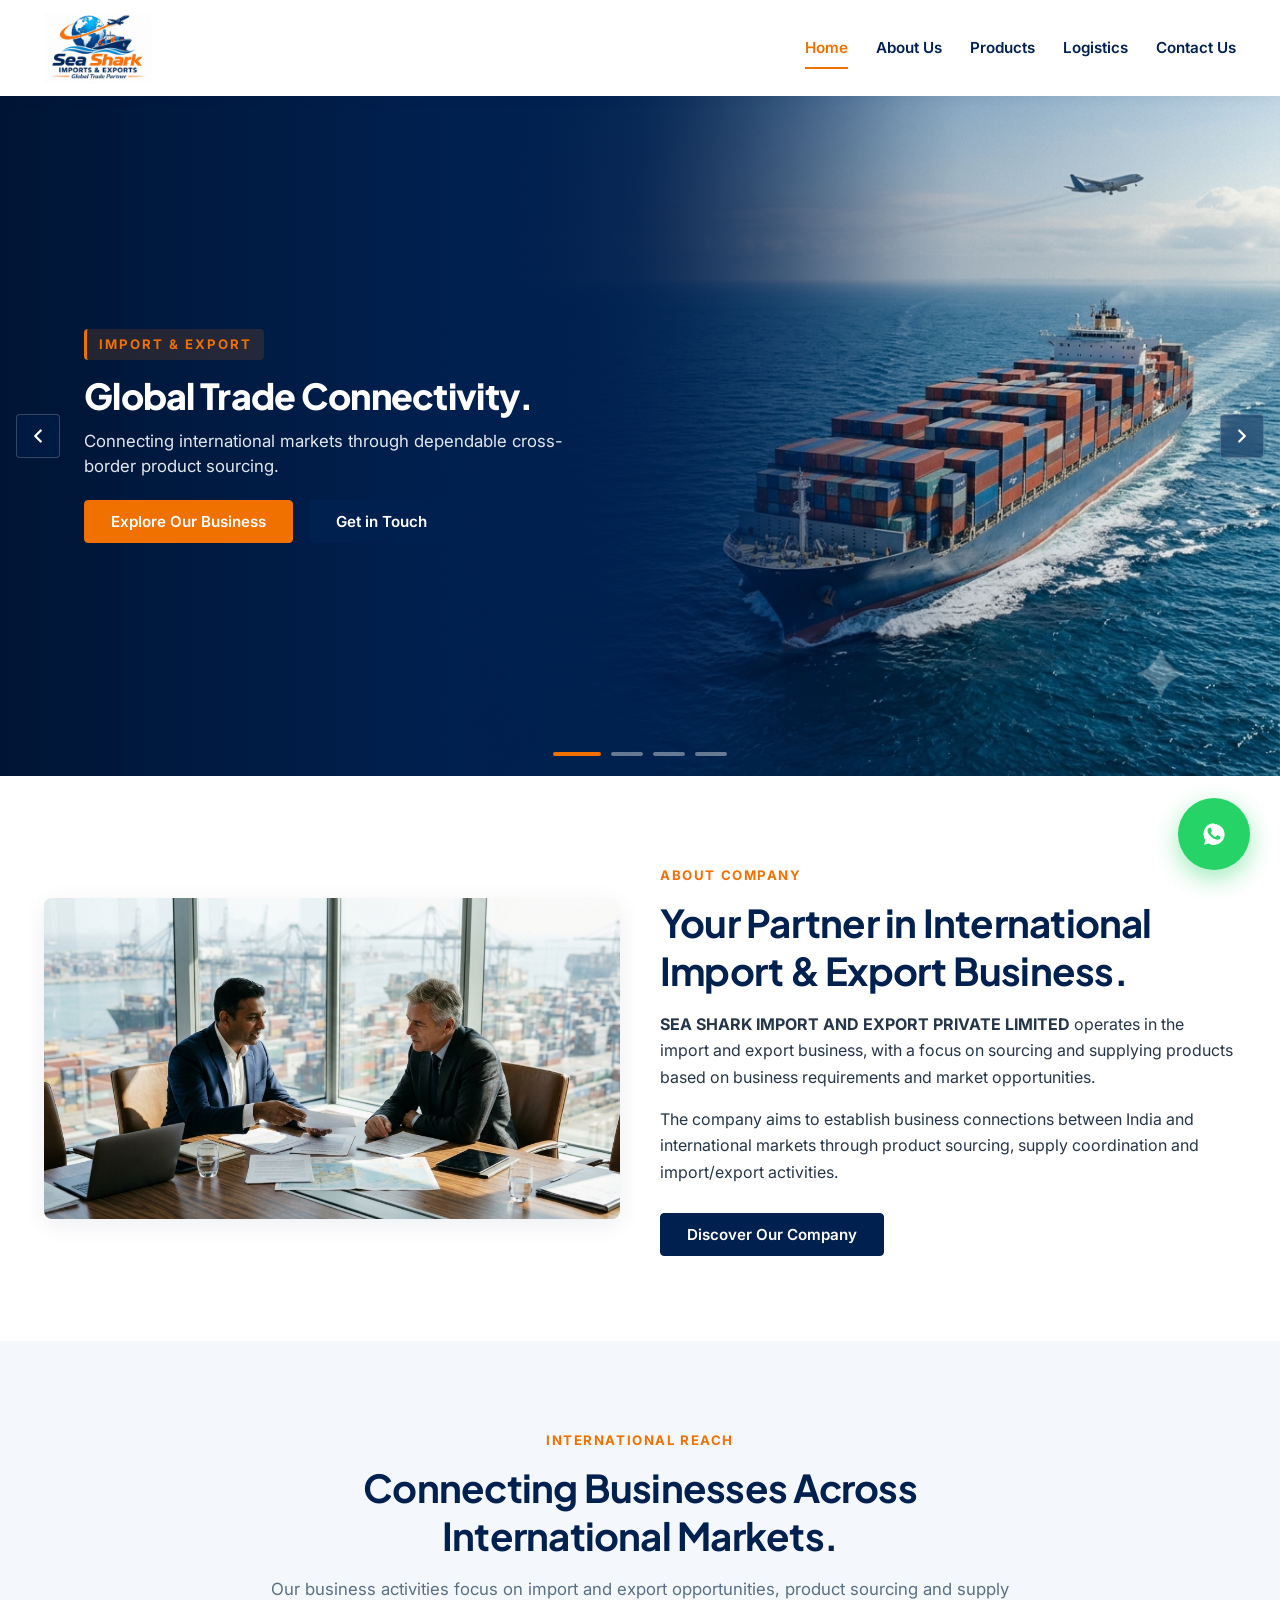
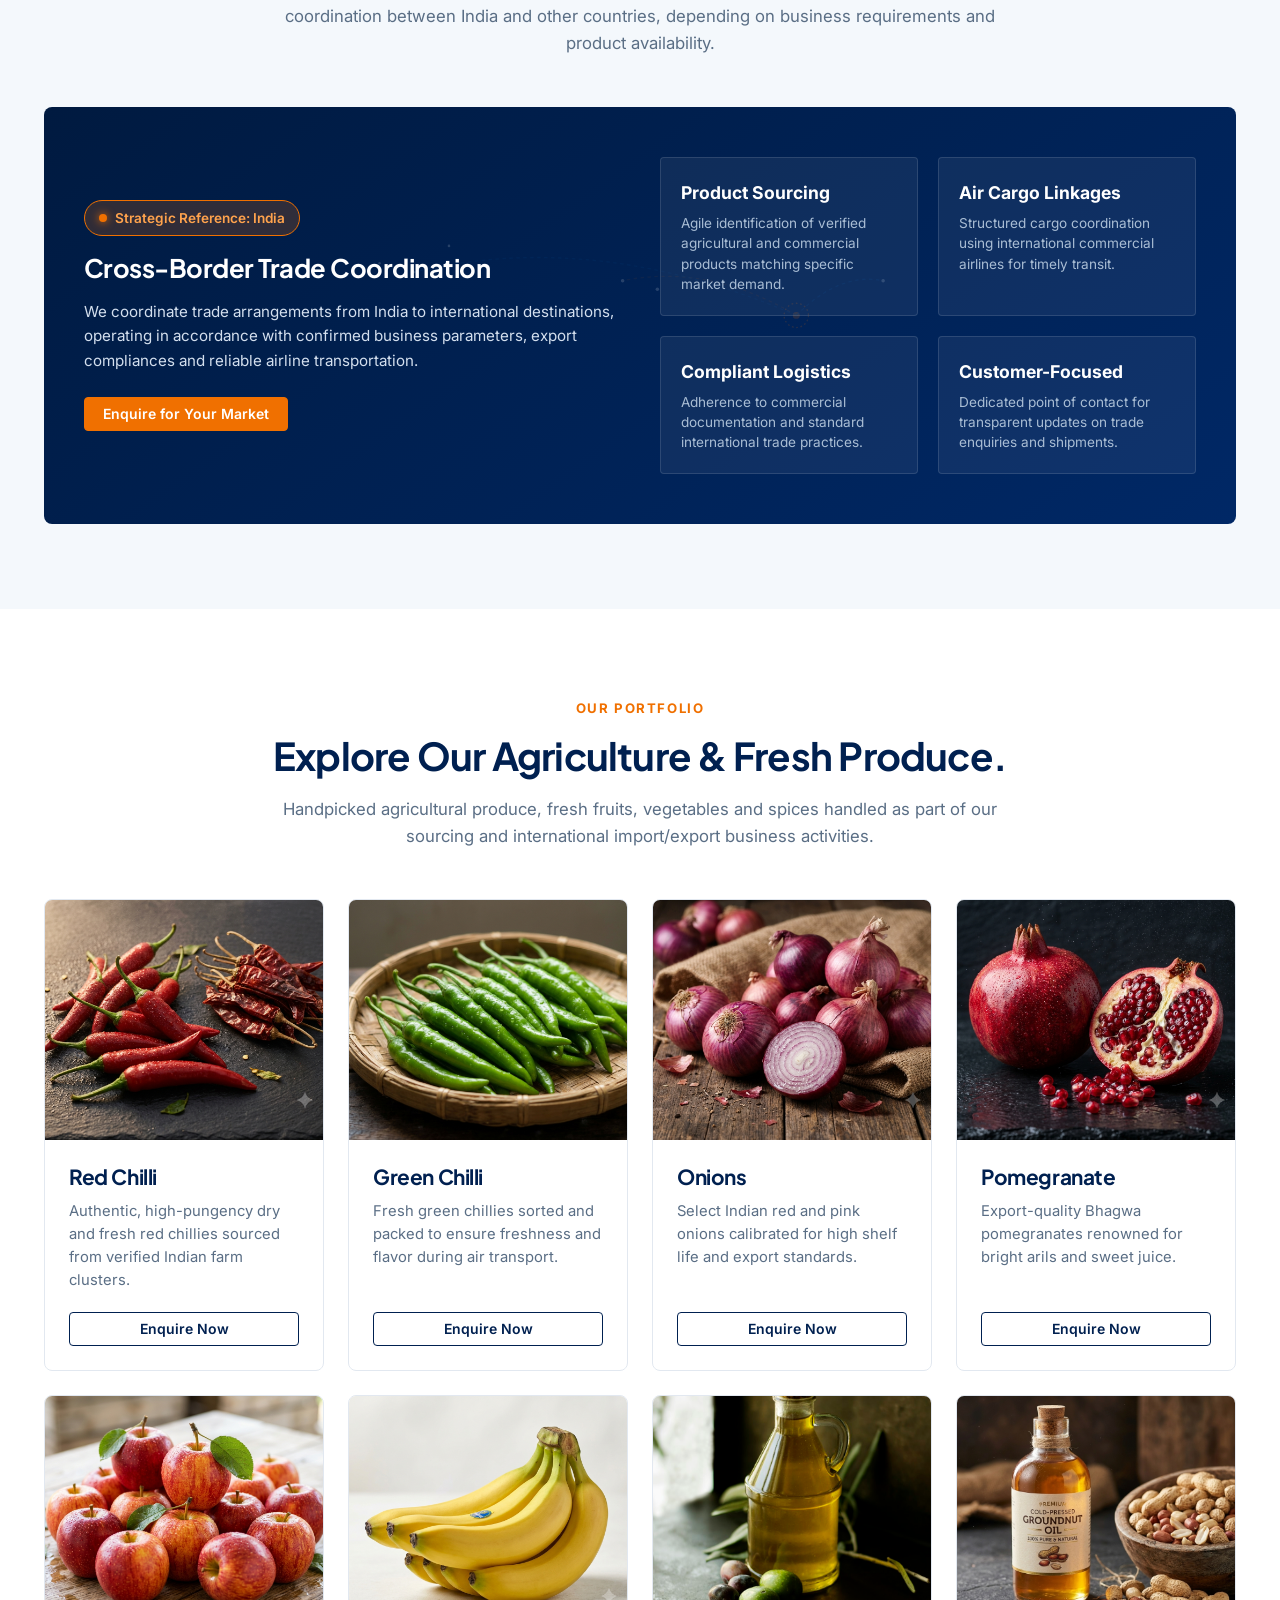
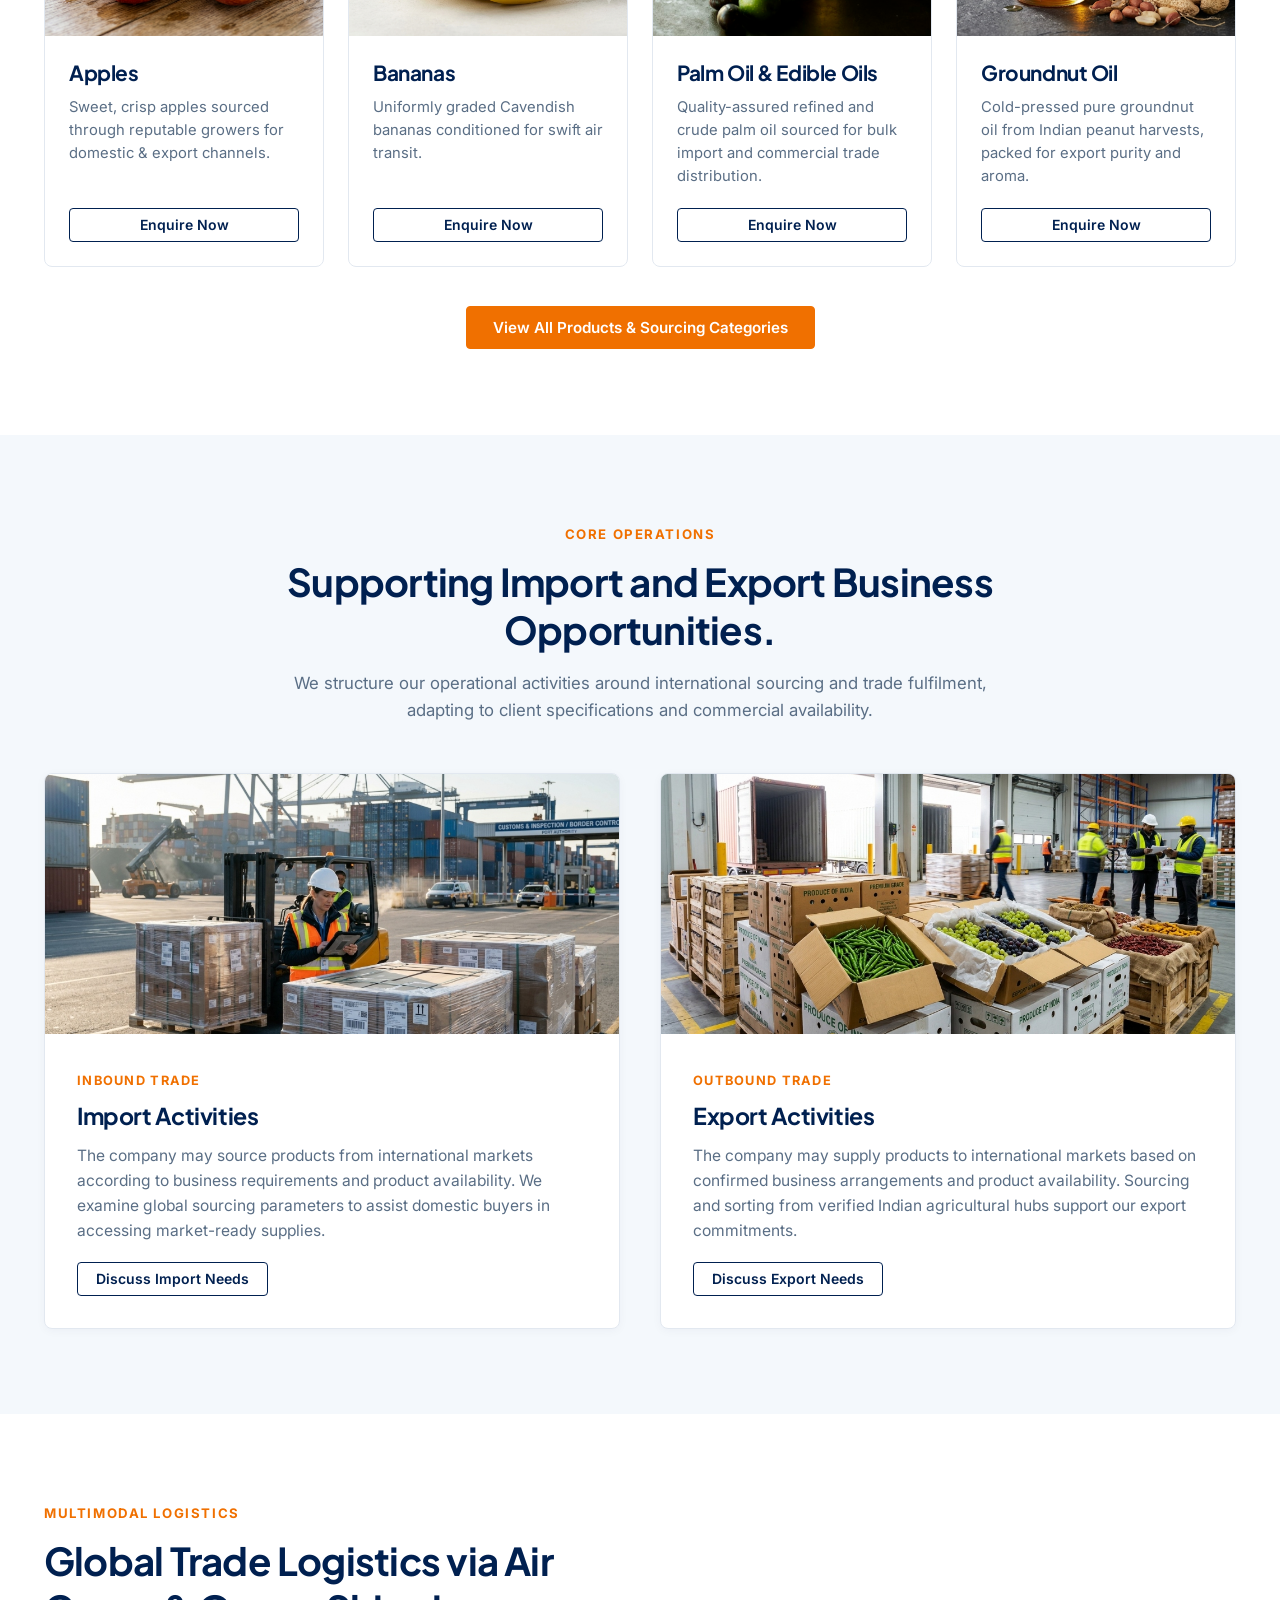
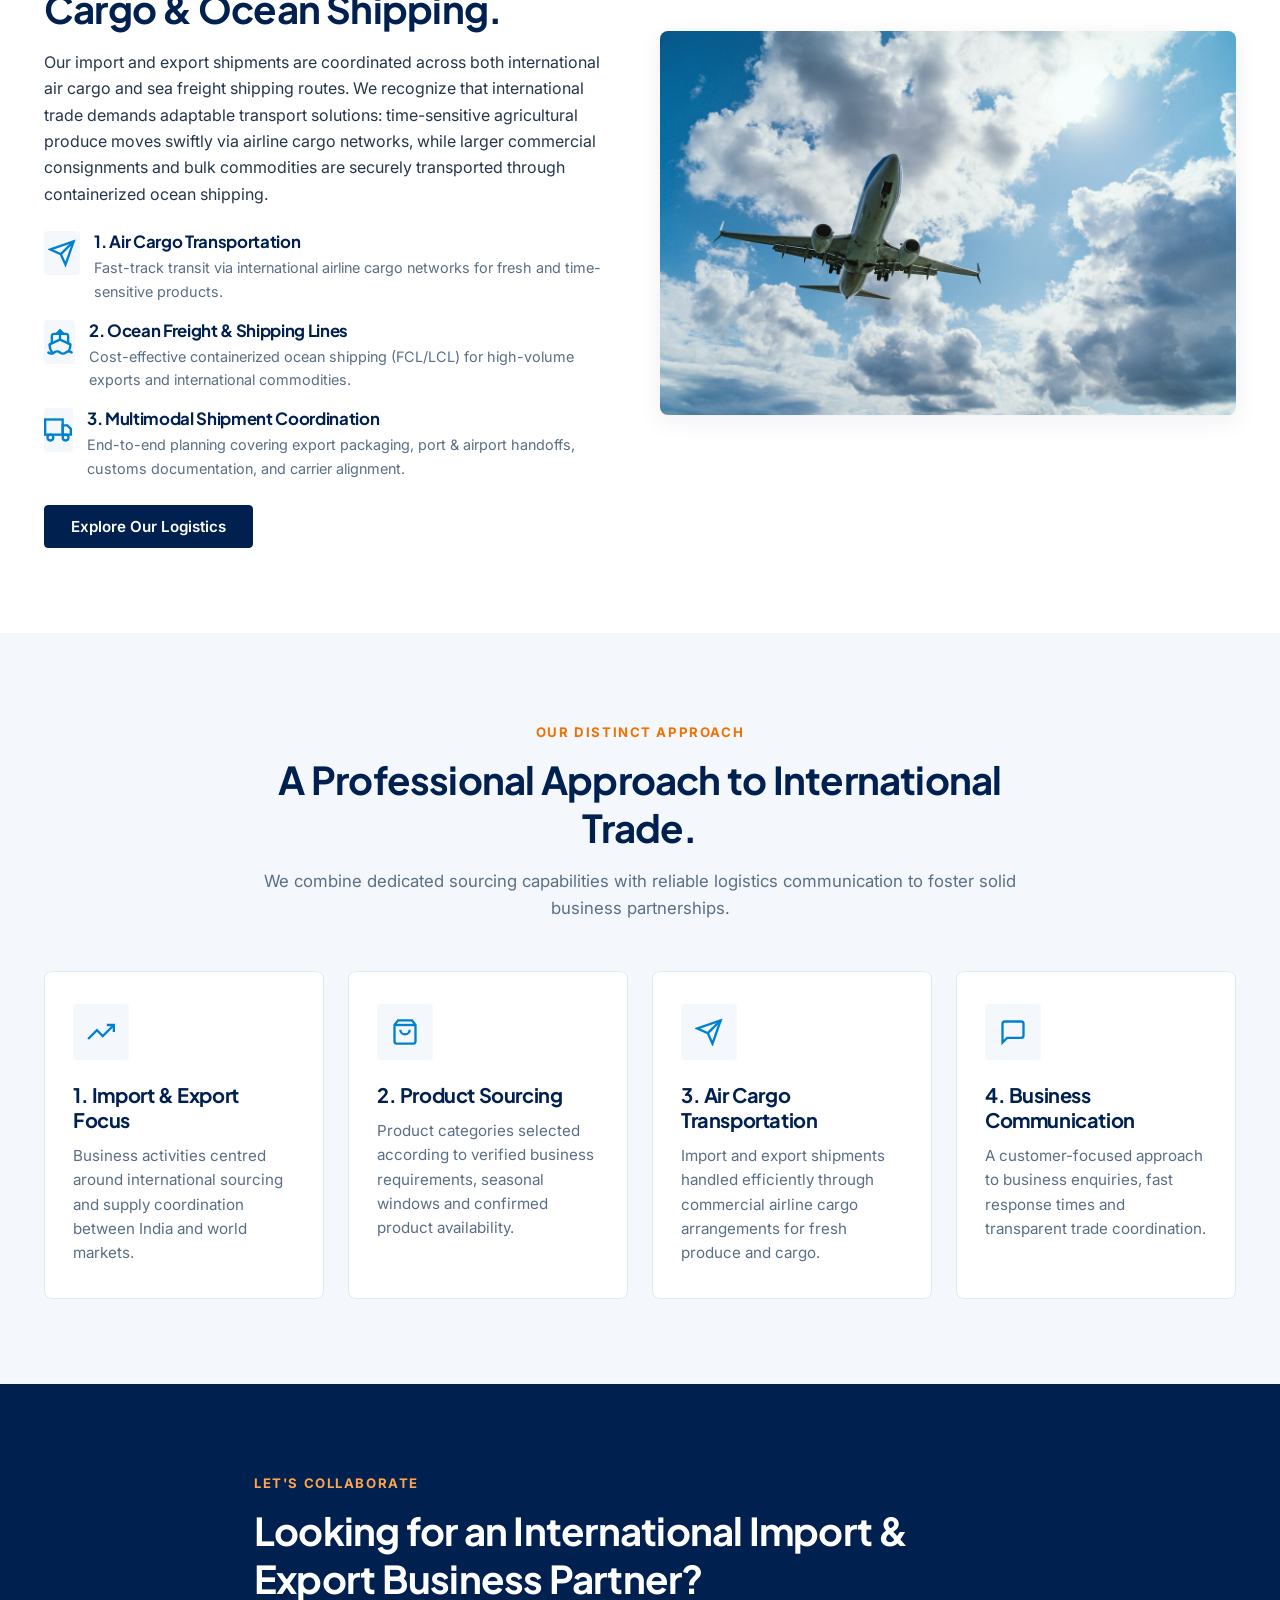
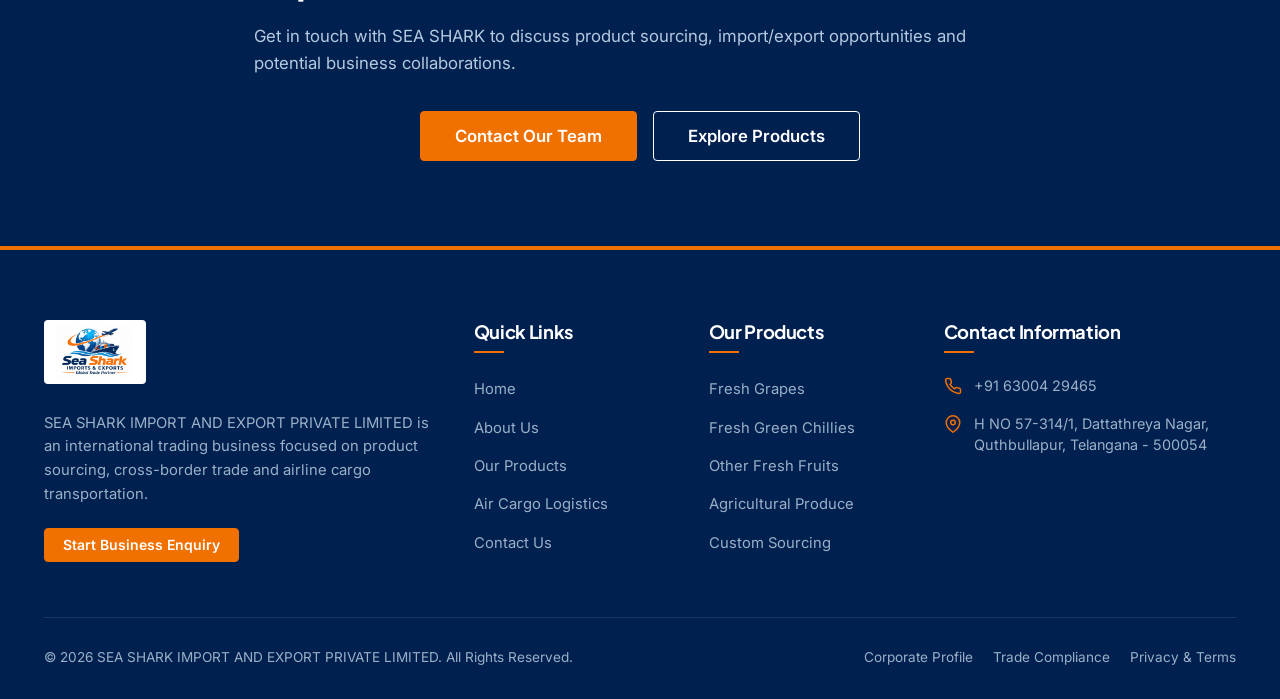
<file: index.html>
<!DOCTYPE html>
<html lang="en">
<head>
  <meta charset="UTF-8">
  <meta name="viewport" content="width=device-width, initial-scale=1.0">
  <title>SEA SHARK Import &amp; Export | International Trade Business</title>
  <meta name="description" content="Discover SEA SHARK IMPORT AND EXPORT PRIVATE LIMITED, engaged in international product sourcing, import and export activities and air cargo transportation.">
  <meta name="keywords" content="SEA SHARK IMPORT AND EXPORT PRIVATE LIMITED, Import and Export Company in India, International Import Export Business, Fresh Grapes Export, Green Chillies Export, Fresh Produce Trading, Air Cargo Transportation, International Product Sourcing">
  <meta name="robots" content="index, follow">
  <link rel="canonical" href="https://www.seashark.example.com/index.html">

  <!-- Open Graph / Social Sharing -->
  <meta property="og:type" content="website">
  <meta property="og:url" content="https://www.seashark.example.com/index.html">
  <meta property="og:title" content="SEA SHARK Import &amp; Export | International Trade Business">
  <meta property="og:description" content="Discover SEA SHARK IMPORT AND EXPORT PRIVATE LIMITED, engaged in international product sourcing, import and export activities and air cargo transportation.">
  <meta property="og:image" content="assets/images/hero/Cargo_ship_and_airplane_cruising.png">

  <!-- Twitter Card -->
  <meta name="twitter:card" content="summary_large_image">
  <meta name="twitter:title" content="SEA SHARK Import &amp; Export | International Trade Business">
  <meta name="twitter:description" content="Discover SEA SHARK IMPORT AND EXPORT PRIVATE LIMITED, engaged in international product sourcing, import and export activities and air cargo transportation.">
  <meta name="twitter:image" content="assets/images/hero/Cargo_ship_and_airplane_cruising.png">

  <!-- Favicon -->
  <link rel="icon" type="image/svg+xml" href="assets/images/favicon.svg">

  <!-- Typography: Plus Jakarta Sans & Inter -->
  <link rel="preconnect" href="https://fonts.googleapis.com">
  <link rel="preconnect" href="https://fonts.gstatic.com" crossorigin>
  <link href="https://fonts.googleapis.com/css2?family=Inter:wght@400;500;600;700&family=Plus+Jakarta+Sans:wght@600;700;800&display=swap" rel="stylesheet">

  <!-- Stylesheets -->
  <link rel="stylesheet" href="css/style.css">
  <link rel="stylesheet" href="css/responsive.css">
  <link rel="stylesheet" href="css/animations.css">

  <!-- Schema.org Structured Data -->
  <script type="application/ld+json">
  {
    "@context": "https://schema.org",
    "@type": "Organization",
    "name": "SEA SHARK IMPORT AND EXPORT PRIVATE LIMITED",
    "url": "https://www.seashark.example.com",
    "logo": "https://www.seashark.example.com/assets/images/logo.svg",
    "description": "International product sourcing, import and export activities and air cargo transportation.",
    "address": {
      "@type": "PostalAddress",
      "addressCountry": "India"
    },
    "contactPoint": {
      "@type": "ContactPoint",
      "contactType": "customer service",
      "availableLanguage": ["English", "Hindi"]
    }
  }
  </script>
</head>
<body>

  <!-- ==================== HEADER / NAVIGATION ==================== -->
  <header class="site-header">
    <div class="container nav-container">
      <a href="index.html" class="site-logo" aria-label="SEA SHARK IMPORT AND EXPORT PRIVATE LIMITED">
        <!-- Original Company Logo Provided by Client -->
        <img src="assets/images/logo.jpg" alt="SEA SHARK IMPORTS &amp; EXPORTS - Global Trade Partner" width="260" height="72">
      </a>

      <!-- Desktop & Mobile Navigation Links -->
      <div class="nav-menu-wrapper" id="primaryNavigation">
        <nav class="nav-links" aria-label="Main Navigation">
          <a href="index.html" class="nav-link active">Home</a>
          <a href="about.html" class="nav-link">About Us</a>
          <a href="products.html" class="nav-link">Products</a>
          <a href="logistics.html" class="nav-link">Logistics</a>
          <a href="contact.html" class="nav-link">Contact Us</a>
        </nav>
      </div>

      <!-- Mobile Hamburger Button -->
      <button class="mobile-toggle" aria-label="Toggle mobile menu" aria-expanded="false" aria-controls="primaryNavigation">
        <span></span>
        <span></span>
        <span></span>
      </button>
    </div>
  </header>

  <!-- ==================== MAIN CONTENT ==================== -->
  <main id="mainContent">

    <!-- SECTION 1: HERO CAROUSEL -->
    <section class="hero-carousel-section" aria-label="Featured Trade Highlights Carousel">
      <div class="carousel-container">
        
        <!-- Banner 1: Cargo Ship & Airplane Cruising -->
        <div class="carousel-slide active" role="group" aria-label="Slide 1 of 4" aria-hidden="false">
          <div class="carousel-bg-wrap">
            <img src="assets/images/hero/Cargo_ship_and_airplane_cruising.png" alt="International container cargo ship and air transport cruising across global trade routes" width="1920" height="1080" fetchpriority="high">
          </div>
          <div class="carousel-overlay"></div>
          <div class="container carousel-content">
            <div class="carousel-caption">
              <span class="caption-eyebrow">Import &amp; Export</span>
              <h1>Global Trade Connectivity.</h1>
              <p>Connecting international markets through dependable cross-border product sourcing.</p>
              <div class="btn-group">
                <a href="about.html" class="btn btn-primary">Explore Our Business</a>
                <a href="contact.html" class="btn btn-secondary">Get in Touch</a>
              </div>
            </div>
          </div>
        </div>

        <!-- Banner 2: Fresh Agricultural Produce & Edible Oils -->
        <div class="carousel-slide" role="group" aria-label="Slide 2 of 4" aria-hidden="true">
          <div class="carousel-bg-wrap">
            <img src="assets/images/hero/Agricultural_produce_on_wooden.png" alt="Fresh Indian agricultural export produce including chillies, fruits, coconuts and turmeric" width="1920" height="1080" loading="lazy">
          </div>
          <div class="carousel-overlay"></div>
          <div class="container carousel-content">
            <div class="carousel-caption">
              <span class="caption-eyebrow">Agri Produce &amp; Edible Oils</span>
              <h1>Farm Fresh Produce &amp; Oils.</h1>
              <p>Direct sourcing of fresh chillies, onions, fruits and pure edible oils.</p>
              <div class="btn-group">
                <a href="products.html" class="btn btn-primary">Explore Products</a>
                <a href="contact.html?type=Product%20Enquiry" class="btn btn-secondary">Request Sourcing</a>
              </div>
            </div>
          </div>
        </div>

        <!-- Banner 3: Cargo Aircraft Loading on Airport Tarmac -->
        <div class="carousel-slide" role="group" aria-label="Slide 3 of 4" aria-hidden="true">
          <div class="carousel-bg-wrap">
            <img src="assets/images/hero/cargo_aircraft_loading.png" alt="Commercial cargo freight aircraft loading on airport runway at dusk" width="1920" height="1080" loading="lazy">
          </div>
          <div class="carousel-overlay"></div>
          <div class="container carousel-content">
            <div class="carousel-caption">
              <span class="caption-eyebrow">Air Cargo Logistics</span>
              <h1>Rapid Air Cargo Transportation.</h1>
              <p>Time-sensitive airline cargo arrangements ensuring maximum freshness.</p>
              <div class="btn-group">
                <a href="logistics.html" class="btn btn-primary">Explore Logistics</a>
                <a href="contact.html?type=Logistics%20Enquiry" class="btn btn-secondary">Discuss Shipment</a>
              </div>
            </div>
          </div>
        </div>

        <!-- Banner 4: Executives Shaking Hands in Office -->
        <div class="carousel-slide" role="group" aria-label="Slide 4 of 4" aria-hidden="true">
          <div class="carousel-bg-wrap">
            <img src="assets/images/hero/Executives_shaking_hands_in_office.png" alt="International corporate business executives shaking hands overlooking global trade port" width="1920" height="1080" loading="lazy">
          </div>
          <div class="carousel-overlay"></div>
          <div class="container carousel-content">
            <div class="carousel-caption">
              <span class="caption-eyebrow">Trade Partnerships</span>
              <h1>Trusted Trade Partnerships.</h1>
              <p>Building long-term transparent business relations with global buyers.</p>
              <div class="btn-group">
                <a href="contact.html" class="btn btn-primary">Contact Our Team</a>
                <a href="about.html" class="btn btn-secondary">Our Profile</a>
              </div>
            </div>
          </div>
        </div>

      </div>

      <!-- Carousel Navigation Arrows -->
      <button class="carousel-nav-btn carousel-prev" aria-label="Previous banner">
        <svg width="22" height="22" viewBox="0 0 24 24" fill="none" stroke="currentColor" stroke-width="2.5" stroke-linecap="round" stroke-linejoin="round">
          <polyline points="15 18 9 12 15 6"></polyline>
        </svg>
      </button>
      <button class="carousel-nav-btn carousel-next" aria-label="Next banner">
        <svg width="22" height="22" viewBox="0 0 24 24" fill="none" stroke="currentColor" stroke-width="2.5" stroke-linecap="round" stroke-linejoin="round">
          <polyline points="9 18 15 12 9 6"></polyline>
        </svg>
      </button>

      <!-- Carousel Pagination Dots -->
      <div class="carousel-dots" role="tablist" aria-label="Carousel Slides">
        <button class="carousel-dot active" role="tab" aria-label="Slide 1" aria-current="true"></button>
        <button class="carousel-dot" role="tab" aria-label="Slide 2"></button>
        <button class="carousel-dot" role="tab" aria-label="Slide 3"></button>
        <button class="carousel-dot" role="tab" aria-label="Slide 4"></button>
      </div>
    </section>

    <!-- SECTION 2: ABOUT SEA SHARK -->
    <section class="section section-bg-white" aria-labelledby="homeAboutHeading">
      <div class="container">
        <div class="grid-2">
          <div class="reveal">
            <div style="border-radius: var(--radius-md); overflow: hidden; box-shadow: var(--shadow-card);">
              <img src="assets/images/about/company-overview.jpg" alt="SEA SHARK corporate import export business team meeting" width="800" height="540" loading="lazy">
            </div>
          </div>
          <div class="reveal reveal-delay-1">
            <span class="section-eyebrow">About Company</span>
            <h2 id="homeAboutHeading" class="section-title">Your Partner in International Import &amp; Export Business.</h2>
            <p><strong>SEA SHARK IMPORT AND EXPORT PRIVATE LIMITED</strong> operates in the import and export business, with a focus on sourcing and supplying products based on business requirements and market opportunities.</p>
            <p>The company aims to establish business connections between India and international markets through product sourcing, supply coordination and import/export activities.</p>
            <div style="margin-top: 28px;">
              <a href="about.html" class="btn btn-secondary">Discover Our Company</a>
            </div>
          </div>
        </div>
      </div>
    </section>

    <!-- SECTION 3: GLOBAL TRADE OVERVIEW -->
    <section class="section section-bg-light" aria-labelledby="globalTradeHeading">
      <div class="container">
        <div class="section-header reveal">
          <span class="section-eyebrow">International Reach</span>
          <h2 id="globalTradeHeading" class="section-title">Connecting Businesses Across International Markets.</h2>
          <p class="section-desc">Our business activities focus on import and export opportunities, product sourcing and supply coordination between India and other countries, depending on business requirements and product availability.</p>
        </div>

        <div class="map-visual-wrap reveal">
          <!-- Subtle World Vector Grid SVG Background -->
          <svg class="map-svg-bg" viewBox="0 0 1000 480" fill="none" xmlns="http://www.w3.org/2000/svg">
            <circle cx="200" cy="180" r="1.5" fill="#FFFFFF"/>
            <circle cx="240" cy="190" r="1.5" fill="#FFFFFF"/>
            <circle cx="280" cy="160" r="1.5" fill="#FFFFFF"/>
            <circle cx="480" cy="200" r="2" fill="#FFFFFF"/>
            <circle cx="520" cy="210" r="2" fill="#FFFFFF"/>
            <circle cx="680" cy="240" r="4" fill="#F07000"/>
            <circle cx="680" cy="240" r="14" stroke="#F07000" stroke-width="1.5" stroke-dasharray="2 3"/>
            <circle cx="780" cy="200" r="2" fill="#FFFFFF"/>
            <path d="M 680 240 Q 580 180 480 200" stroke="rgba(240, 112, 0, 0.4)" stroke-width="1.5" stroke-dasharray="4 4"/>
            <path d="M 680 240 Q 730 190 780 200" stroke="rgba(0, 128, 208, 0.5)" stroke-width="1.5" stroke-dasharray="4 4"/>
            <path d="M 680 240 Q 450 140 240 190" stroke="rgba(0, 128, 208, 0.4)" stroke-width="1.5" stroke-dasharray="4 4"/>
          </svg>

          <div class="map-content-grid">
            <div>
              <div class="trade-point-badge">
                <span class="dot"></span>
                Strategic Reference: India
              </div>
              <h3 style="color: #FFFFFF; font-size: 1.6rem; margin-bottom: 16px;">Cross-Border Trade Coordination</h3>
              <p style="color: #D3DFEE; font-size: 0.95rem; line-height: 1.6; margin-bottom: 24px;">
                We coordinate trade arrangements from India to international destinations, operating in accordance with confirmed business parameters, export compliances and reliable airline transportation.
              </p>
              <a href="contact.html" class="btn btn-primary btn-sm">Enquire for Your Market</a>
            </div>

            <div class="map-stats-list">
              <div class="map-stat-item">
                <div class="map-stat-title">Product Sourcing</div>
                <p class="map-stat-desc">Agile identification of verified agricultural and commercial products matching specific market demand.</p>
              </div>
              <div class="map-stat-item">
                <div class="map-stat-title">Air Cargo Linkages</div>
                <p class="map-stat-desc">Structured cargo coordination using international commercial airlines for timely transit.</p>
              </div>
              <div class="map-stat-item">
                <div class="map-stat-title">Compliant Logistics</div>
                <p class="map-stat-desc">Adherence to commercial documentation and standard international trade practices.</p>
              </div>
              <div class="map-stat-item">
                <div class="map-stat-title">Customer-Focused</div>
                <p class="map-stat-desc">Dedicated point of contact for transparent updates on trade enquiries and shipments.</p>
              </div>
            </div>
          </div>
        </div>
      </div>
    </section>

    <!-- SECTION 4: FEATURED PRODUCTS -->
    <section class="section section-bg-white" aria-labelledby="homeProductsHeading">
      <div class="container">
        <div class="section-header reveal">
          <span class="section-eyebrow">Our Portfolio</span>
          <h2 id="homeProductsHeading" class="section-title">Explore Our Agriculture &amp; Fresh Produce.</h2>
          <p class="section-desc">Handpicked agricultural produce, fresh fruits, vegetables and spices handled as part of our sourcing and international import/export business activities.</p>
        </div>

        <div class="grid-4">
          <!-- Product 1: Red Chilli -->
          <article class="product-card reveal">
            <div class="product-image-wrap">
              <img src="assets/images/products/Red_chillies_on_dark.png" alt="Commercial quality red chillies" width="600" height="400" loading="lazy">
            </div>
            <div class="product-body">
              <h3>Red Chilli</h3>
              <p>Authentic, high-pungency dry and fresh red chillies sourced from verified Indian farm clusters.</p>
              <div>
                <a href="contact.html?product=Red%20Chilli&type=Product%20Enquiry" class="btn btn-outline-navy btn-sm" style="width: 100%;">Enquire Now</a>
              </div>
            </div>
          </article>

          <!-- Product 2: Green Chilli -->
          <article class="product-card reveal reveal-delay-1">
            <div class="product-image-wrap">
              <img src="assets/images/products/Green_chillies_in_bamboo_tray.png" alt="Fresh green chillies for international export" width="600" height="400" loading="lazy">
            </div>
            <div class="product-body">
              <h3>Green Chilli</h3>
              <p>Fresh green chillies sorted and packed to ensure freshness and flavor during air transport.</p>
              <div>
                <a href="contact.html?product=Green%20Chilli&type=Product%20Enquiry" class="btn btn-outline-navy btn-sm" style="width: 100%;">Enquire Now</a>
              </div>
            </div>
          </article>

          <!-- Product 3: Onions -->
          <article class="product-card reveal reveal-delay-2">
            <div class="product-image-wrap">
              <img src="assets/images/products/Red_onions.png" alt="Fresh export quality red onions" width="600" height="400" loading="lazy">
            </div>
            <div class="product-body">
              <h3>Onions</h3>
              <p>Select Indian red and pink onions calibrated for high shelf life and export standards.</p>
              <div>
                <a href="contact.html?product=Onions&type=Product%20Enquiry" class="btn btn-outline-navy btn-sm" style="width: 100%;">Enquire Now</a>
              </div>
            </div>
          </article>

          <!-- Product 4: Pomegranate -->
          <article class="product-card reveal reveal-delay-3">
            <div class="product-image-wrap">
              <img src="assets/images/products/Pomegranates.png" alt="Fresh ruby red pomegranate fruits" width="600" height="400" loading="lazy">
            </div>
            <div class="product-body">
              <h3>Pomegranate</h3>
              <p>Export-quality Bhagwa pomegranates renowned for bright arils and sweet juice.</p>
              <div>
                <a href="contact.html?product=Pomegranate&type=Product%20Enquiry" class="btn btn-outline-navy btn-sm" style="width: 100%;">Enquire Now</a>
              </div>
            </div>
          </article>

          <!-- Product 5: Apples -->
          <article class="product-card reveal">
            <div class="product-image-wrap">
              <img src="assets/images/products/Apples.png" alt="Fresh crisp orchard apples" width="600" height="400" loading="lazy">
            </div>
            <div class="product-body">
              <h3>Apples</h3>
              <p>Sweet, crisp apples sourced through reputable growers for domestic &amp; export channels.</p>
              <div>
                <a href="contact.html?product=Apples&type=Product%20Enquiry" class="btn btn-outline-navy btn-sm" style="width: 100%;">Enquire Now</a>
              </div>
            </div>
          </article>

          <!-- Product 6: Bananas -->
          <article class="product-card reveal reveal-delay-1">
            <div class="product-image-wrap">
              <img src="assets/images/products/Banana.png" alt="Fresh export quality bananas" width="600" height="400" loading="lazy">
            </div>
            <div class="product-body">
              <h3>Bananas</h3>
              <p>Uniformly graded Cavendish bananas conditioned for swift air transit.</p>
              <div>
                <a href="contact.html?product=Banana&type=Product%20Enquiry" class="btn btn-outline-navy btn-sm" style="width: 100%;">Enquire Now</a>
              </div>
            </div>
          </article>

          <!-- Product 7: Palm Oil & Edible Oils -->
          <article class="product-card reveal reveal-delay-2">
            <div class="product-image-wrap">
              <img src="assets/images/products/palm-oil.jpg" alt="Commercial palm oil and edible oils" width="600" height="400" loading="lazy">
            </div>
            <div class="product-body">
              <h3>Palm Oil &amp; Edible Oils</h3>
              <p>Quality-assured refined and crude palm oil sourced for bulk import and commercial trade distribution.</p>
              <div>
                <a href="contact.html?product=Palm%20Oil&type=Product%20Enquiry" class="btn btn-outline-navy btn-sm" style="width: 100%;">Enquire Now</a>
              </div>
            </div>
          </article>

          <!-- Product 8: Groundnut Oil -->
          <article class="product-card reveal reveal-delay-3">
            <div class="product-image-wrap">
              <img src="assets/images/products/groundnut-oil.jpg" alt="Pure groundnut peanut oil" width="600" height="400" loading="lazy">
            </div>
            <div class="product-body">
              <h3>Groundnut Oil</h3>
              <p>Cold-pressed pure groundnut oil from Indian peanut harvests, packed for export purity and aroma.</p>
              <div>
                <a href="contact.html?product=Groundnut%20Oil&type=Product%20Enquiry" class="btn btn-outline-navy btn-sm" style="width: 100%;">Enquire Now</a>
              </div>
            </div>
          </article>
        </div>

        <div style="text-align: center; margin-top: 40px;" class="reveal">
          <a href="products.html" class="btn btn-primary">View All Products &amp; Sourcing Categories</a>
        </div>
      </div>
    </section>

    <!-- SECTION 5: PRODUCTS & IMPORT / EXPORT ACTIVITIES -->
    <section class="section section-bg-light" aria-labelledby="activitiesHeading">
      <div class="container">
        <div class="section-header reveal">
          <span class="section-eyebrow">Core Operations</span>
          <h2 id="activitiesHeading" class="section-title">Supporting Import and Export Business Opportunities.</h2>
          <p class="section-desc">We structure our operational activities around international sourcing and trade fulfilment, adapting to client specifications and commercial availability.</p>
        </div>

        <div class="grid-2">
          <!-- Block 1: Import Activities -->
          <div class="activity-card reveal">
            <div class="activity-image-wrap">
              <img src="assets/images/banners/import-activities.jpg" alt="Commercial cargo inspection and inbound port customs clearance" width="700" height="450" loading="lazy">
            </div>
            <div class="activity-body">
              <span class="activity-tag">Inbound Trade</span>
              <h3>Import Activities</h3>
              <p>The company may source products from international markets according to business requirements and product availability. We examine global sourcing parameters to assist domestic buyers in accessing market-ready supplies.</p>
              <div style="margin-top: 18px;">
                <a href="contact.html?type=Import%20Enquiry" class="btn btn-outline-navy btn-sm">Discuss Import Needs</a>
              </div>
            </div>
          </div>

          <!-- Block 2: Export Activities -->
          <div class="activity-card reveal reveal-delay-1">
            <div class="activity-image-wrap">
              <img src="assets/images/banners/export-activities.jpg" alt="Indian agricultural produce packaging and export shipment staging" width="700" height="450" loading="lazy">
            </div>
            <div class="activity-body">
              <span class="activity-tag">Outbound Trade</span>
              <h3>Export Activities</h3>
              <p>The company may supply products to international markets based on confirmed business arrangements and product availability. Sourcing and sorting from verified Indian agricultural hubs support our export commitments.</p>
              <div style="margin-top: 18px;">
                <a href="contact.html?type=Export%20Enquiry" class="btn btn-outline-navy btn-sm">Discuss Export Needs</a>
              </div>
            </div>
          </div>
        </div>
      </div>
    </section>

    <!-- SECTION 6: AIR CARGO & OCEAN SHIPPING LOGISTICS -->
    <section class="section section-bg-white" aria-labelledby="logisticsHeading">
      <div class="container">
        <div class="grid-2">
          <div class="reveal">
            <span class="section-eyebrow">Multimodal Logistics</span>
            <h2 id="logisticsHeading" class="section-title">Global Trade Logistics via Air Cargo &amp; Ocean Shipping.</h2>
            <p>Our import and export shipments are coordinated across both international air cargo and sea freight shipping routes. We recognize that international trade demands adaptable transport solutions: time-sensitive agricultural produce moves swiftly via airline cargo networks, while larger commercial consignments and bulk commodities are securely transported through containerized ocean shipping.</p>

            <div style="display: flex; flex-direction: column; gap: 16px; margin: 24px 0;">
              <div style="display: flex; gap: 14px; align-items: flex-start;">
                <div class="feature-icon-wrap" style="width: 44px; height: 44px; margin-bottom: 0;">
                  <svg viewBox="0 0 24 24" fill="none" stroke="currentColor" stroke-width="2"><path d="M22 2L11 13"/><polygon points="22 2 15 22 11 13 2 9 22 2"/></svg>
                </div>
                <div>
                  <h4 style="font-size: 1.05rem; margin-bottom: 4px;">1. Air Cargo Transportation</h4>
                  <p style="font-size: 0.9rem; color: var(--color-muted-text); margin: 0;">Fast-track transit via international airline cargo networks for fresh and time-sensitive products.</p>
                </div>
              </div>

              <div style="display: flex; gap: 14px; align-items: flex-start;">
                <div class="feature-icon-wrap" style="width: 44px; height: 44px; margin-bottom: 0;">
                  <svg viewBox="0 0 24 24" fill="none" stroke="currentColor" stroke-width="2" stroke-linecap="round" stroke-linejoin="round">
                    <path d="M2 21c.6.5 1.2 1 2.5 1 2.5 0 2.5-2 5-2 1.3 0 1.9.5 2.5 1 .6.5 1.2 1 2.5 1 2.5 0 2.5-2 5-2 1.3 0 1.9.5 2.5 1"></path>
                    <path d="M19.38 20A11.6 11.6 0 0 0 21 14l-9-4-9 4c0 2.9.94 5.34 2.81 7.76"></path>
                    <path d="M19 13V7a2 2 0 0 0-2-2H7a2 2 0 0 0-2 2v6"></path>
                    <path d="M12 10V2"></path>
                    <path d="M12 2l3 3h-6l3-3z"></path>
                  </svg>
                </div>
                <div>
                  <h4 style="font-size: 1.05rem; margin-bottom: 4px;">2. Ocean Freight &amp; Shipping Lines</h4>
                  <p style="font-size: 0.9rem; color: var(--color-muted-text); margin: 0;">Cost-effective containerized ocean shipping (FCL/LCL) for high-volume exports and international commodities.</p>
                </div>
              </div>

              <div style="display: flex; gap: 14px; align-items: flex-start;">
                <div class="feature-icon-wrap" style="width: 44px; height: 44px; margin-bottom: 0;">
                  <svg viewBox="0 0 24 24" fill="none" stroke="currentColor" stroke-width="2"><rect x="1" y="3" width="15" height="13"></rect><polygon points="16 8 20 8 23 11 23 16 16 16 16 8"></polygon><circle cx="5.5" cy="18.5" r="2.5"></circle><circle cx="18.5" cy="18.5" r="2.5"></circle></svg>
                </div>
                <div>
                  <h4 style="font-size: 1.05rem; margin-bottom: 4px;">3. Multimodal Shipment Coordination</h4>
                  <p style="font-size: 0.9rem; color: var(--color-muted-text); margin: 0;">End-to-end planning covering export packaging, port &amp; airport handoffs, customs documentation, and carrier alignment.</p>
                </div>
              </div>
            </div>

            <div style="margin-top: 24px;">
              <a href="logistics.html" class="btn btn-secondary">Explore Our Logistics</a>
            </div>
          </div>

          <div class="reveal reveal-delay-1">
            <div style="position: relative; border-radius: var(--radius-md); overflow: hidden; box-shadow: var(--shadow-card);">
              <img src="assets/images/logistics/air-cargo.jpg" alt="Commercial cargo aircraft being loaded on airport tarmac" width="800" height="540" loading="lazy">
            </div>
          </div>
        </div>
      </div>
    </section>

    <!-- SECTION 7: WHY CHOOSE SEA SHARK? -->
    <section class="section section-bg-light" aria-labelledby="whyChooseHeading">
      <div class="container">
        <div class="section-header reveal">
          <span class="section-eyebrow">Our Distinct Approach</span>
          <h2 id="whyChooseHeading" class="section-title">A Professional Approach to International Trade.</h2>
          <p class="section-desc">We combine dedicated sourcing capabilities with reliable logistics communication to foster solid business partnerships.</p>
        </div>

        <div class="grid-4">
          <div class="feature-card reveal">
            <div class="feature-icon-wrap">
              <svg viewBox="0 0 24 24" fill="none" stroke="currentColor" stroke-width="2"><polyline points="23 6 13.5 15.5 8.5 10.5 1 18"></polyline><polyline points="17 6 23 6 23 12"></polyline></svg>
            </div>
            <h3>1. Import &amp; Export Focus</h3>
            <p>Business activities centred around international sourcing and supply coordination between India and world markets.</p>
          </div>

          <div class="feature-card reveal reveal-delay-1">
            <div class="feature-icon-wrap">
              <svg viewBox="0 0 24 24" fill="none" stroke="currentColor" stroke-width="2"><path d="M6 2L3 6v14a2 2 0 0 0 2 2h14a2 2 0 0 0 2-2V6l-3-4z"></path><line x1="3" y1="6" x2="21" y2="6"></line><path d="M16 10a4 4 0 0 1-8 0"></path></svg>
            </div>
            <h3>2. Product Sourcing</h3>
            <p>Product categories selected according to verified business requirements, seasonal windows and confirmed product availability.</p>
          </div>

          <div class="feature-card reveal reveal-delay-2">
            <div class="feature-icon-wrap">
              <svg viewBox="0 0 24 24" fill="none" stroke="currentColor" stroke-width="2"><path d="M22 2L11 13"/><polygon points="22 2 15 22 11 13 2 9 22 2"/></svg>
            </div>
            <h3>3. Air Cargo Transportation</h3>
            <p>Import and export shipments handled efficiently through commercial airline cargo arrangements for fresh produce and cargo.</p>
          </div>

          <div class="feature-card reveal reveal-delay-3">
            <div class="feature-icon-wrap">
              <svg viewBox="0 0 24 24" fill="none" stroke="currentColor" stroke-width="2"><path d="M21 15a2 2 0 0 1-2 2H7l-4 4V5a2 2 0 0 1 2-2h14a2 2 0 0 1 2 2z"></path></svg>
            </div>
            <h3>4. Business Communication</h3>
            <p>A customer-focused approach to business enquiries, fast response times and transparent trade coordination.</p>
          </div>
        </div>
      </div>
    </section>

    <!-- SECTION 8: TESTIMONIALS (Sample / Developer Placeholder) -->
    <!-- Important: Hidden in development until verified client testimonials are provided -->
    <section class="section section-bg-white" style="display: none;" aria-hidden="true" aria-labelledby="testimonialsHeading">
      <div class="container">
        <div class="section-header">
          <span class="section-eyebrow">Client Feedback</span>
          <h2 id="testimonialsHeading" class="section-title">What Our Business Partners Say.</h2>
        </div>
        <!-- [DEVELOPMENT PLACEHOLDER: Client to provide verified partner testimonials prior to enabling] -->
      </div>
    </section>

    <!-- SECTION 9: BUSINESS ENQUIRY CTA -->
    <section class="section section-bg-navy" aria-labelledby="homeCtaHeading">
      <div class="container text-center" style="max-width: 820px; margin: 0 auto;">
        <div class="reveal">
          <span class="section-eyebrow" style="color: #FFA34D;">Let's Collaborate</span>
          <h2 id="homeCtaHeading" style="color: #FFFFFF; margin-bottom: 20px;">Looking for an International Import &amp; Export Business Partner?</h2>
          <p class="section-desc" style="margin-bottom: 34px;">Get in touch with SEA SHARK to discuss product sourcing, import/export opportunities and potential business collaborations.</p>
          <div class="btn-group" style="justify-content: center;">
            <a href="contact.html" class="btn btn-primary btn-lg">Contact Our Team</a>
            <a href="products.html" class="btn btn-outline-white btn-lg">Explore Products</a>
          </div>
        </div>
      </div>
    </section>

  </main>

  <!-- ==================== FLOATING WHATSAPP BUTTON ==================== -->
  <a href="#" class="floating-whatsapp" aria-label="Chat with SEA SHARK on WhatsApp" role="button">
    <!-- Official WhatsApp SVG Icon -->
    <svg viewBox="0 0 24 24">
      <path d="M12.031 6.172c-3.181 0-5.767 2.586-5.768 5.766-.001 1.298.38 2.27 1.019 3.287l-.711 2.598 2.664-.698c.99.54 1.787.828 2.796.828 3.182 0 5.77-2.587 5.77-5.766 0-3.18-2.588-5.615-5.77-5.615zm3.411 8.167c-.145.408-.847.781-1.173.83-.326.049-.752.067-2.193-.526-1.737-.714-2.839-2.483-2.925-2.597-.087-.114-.707-.94-.707-1.792 0-.852.447-1.272.607-1.445.16-.173.348-.217.464-.217.116 0 .232.002.333.007.106.005.249-.04.389.297.145.348.493 1.202.536 1.29.043.087.072.188.014.304-.058.116-.087.188-.174.289-.087.101-.184.227-.263.305-.088.087-.18.182-.077.358.102.176.454.748.974 1.212.671.597 1.237.782 1.411.869.174.087.275.072.377-.044.101-.116.435-.507.551-.681.116-.174.232-.145.391-.087.16.058 1.014.478 1.188.565.174.087.29.13.333.203.043.073.043.422-.102.83z"/>
    </svg>
    <span class="whatsapp-tooltip">Chat with our Trade Desk</span>
  </a>

  <!-- ==================== GLOBAL FOOTER ==================== -->
  <footer class="site-footer">
    <div class="container">
      <div class="footer-grid">
        <!-- Column 1: Logo & Company Intro -->
        <div class="footer-col">
          <a href="index.html" class="footer-brand-logo" aria-label="SEA SHARK Home">
            <img src="assets/images/logo.jpg" alt="SEA SHARK IMPORTS &amp; EXPORTS Logo" width="240" height="64">
          </a>
          <p class="footer-intro">
            SEA SHARK IMPORT AND EXPORT PRIVATE LIMITED is an international trading business focused on product sourcing, cross-border trade and airline cargo transportation.
          </p>
          <div>
            <a href="contact.html" class="btn btn-primary btn-sm">Start Business Enquiry</a>
          </div>
        </div>

        <!-- Column 2: Quick Links -->
        <div class="footer-col">
          <h4>Quick Links</h4>
          <ul class="footer-links-list">
            <li><a href="index.html">Home</a></li>
            <li><a href="about.html">About Us</a></li>
            <li><a href="products.html">Our Products</a></li>
            <li><a href="logistics.html">Air Cargo Logistics</a></li>
            <li><a href="contact.html">Contact Us</a></li>
          </ul>
        </div>

        <!-- Column 3: Our Products -->
        <div class="footer-col">
          <h4>Our Products</h4>
          <ul class="footer-links-list">
            <li><a href="products.html#grapes">Fresh Grapes</a></li>
            <li><a href="products.html#chillies">Fresh Green Chillies</a></li>
            <li><a href="products.html#produce">Other Fresh Fruits</a></li>
            <li><a href="products.html#produce">Agricultural Produce</a></li>
            <li><a href="contact.html?type=Product%20Enquiry">Custom Sourcing</a></li>
          </ul>
        </div>

        <!-- Column 4: Contact Information -->
        <div class="footer-col">
          <h4>Contact Information</h4>
          <ul class="footer-contact-list">
            <li>
              <svg viewBox="0 0 24 24" fill="none" stroke="currentColor" stroke-width="2"><path d="M22 16.92v3a2 2 0 0 1-2.18 2 19.79 19.79 0 0 1-8.63-3.07 19.5 19.5 0 0 1-6-6 19.79 19.79 0 0 1-3.07-8.67A2 2 0 0 1 4.11 2h3a2 2 0 0 1 2 1.72 12.84 12.84 0 0 0 .7 2.81 2 2 0 0 1-.45 2.11L8.09 9.91a16 16 0 0 0 6 6l1.27-1.27a2 2 0 0 1 2.11-.45 12.84 12.84 0 0 0 2.81.7A2 2 0 0 1 22 16.92z"></path></svg>
              <span><a href="tel:+916300429465" style="color: inherit; text-decoration: none;">+91 63004 29465</a></span>
            </li>
            <li>
              <svg viewBox="0 0 24 24" fill="none" stroke="currentColor" stroke-width="2"><path d="M21 10c0 7-9 13-9 13s-9-6-9-13a9 9 0 0 1 18 0z"></path><circle cx="12" cy="10" r="3"></circle></svg>
              <span>H NO 57-314/1, Dattathreya Nagar, Quthbullapur, Telangana - 500054</span>
            </li>
          </ul>
        </div>
      </div>

      <!-- Footer Bottom -->
      <div class="footer-bottom">
        <div>
          &copy; <span id="currentYear">2026</span> SEA SHARK IMPORT AND EXPORT PRIVATE LIMITED. All Rights Reserved.
        </div>
        <div class="footer-bottom-links">
          <a href="about.html">Corporate Profile</a>
          <a href="contact.html">Trade Compliance</a>
          <a href="contact.html">Privacy &amp; Terms</a>
        </div>
      </div>
    </div>
  </footer>

  <!-- Scripts -->
  <script src="js/main.js" defer></script>
  <script src="js/carousel.js" defer></script>
  <script>
    document.getElementById('currentYear').textContent = new Date().getFullYear();
  </script>
</body>
</html>
</file>
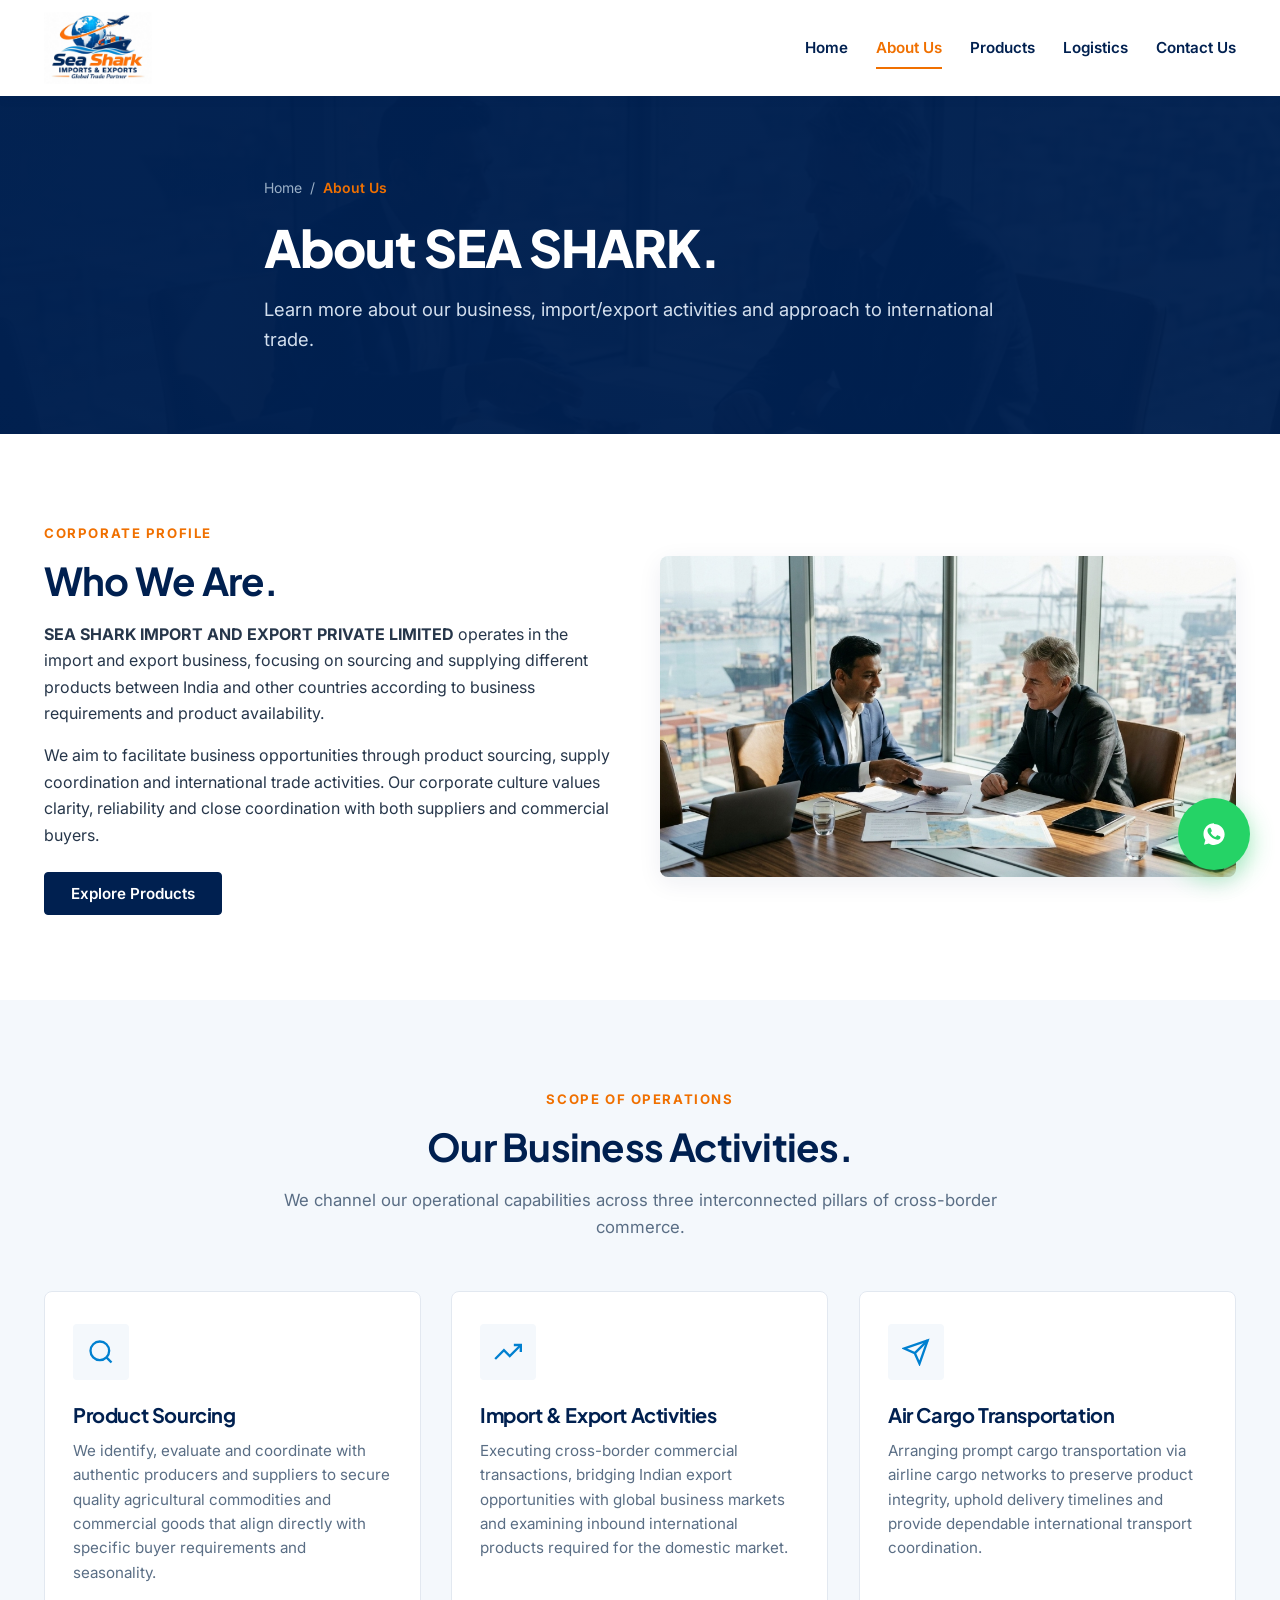
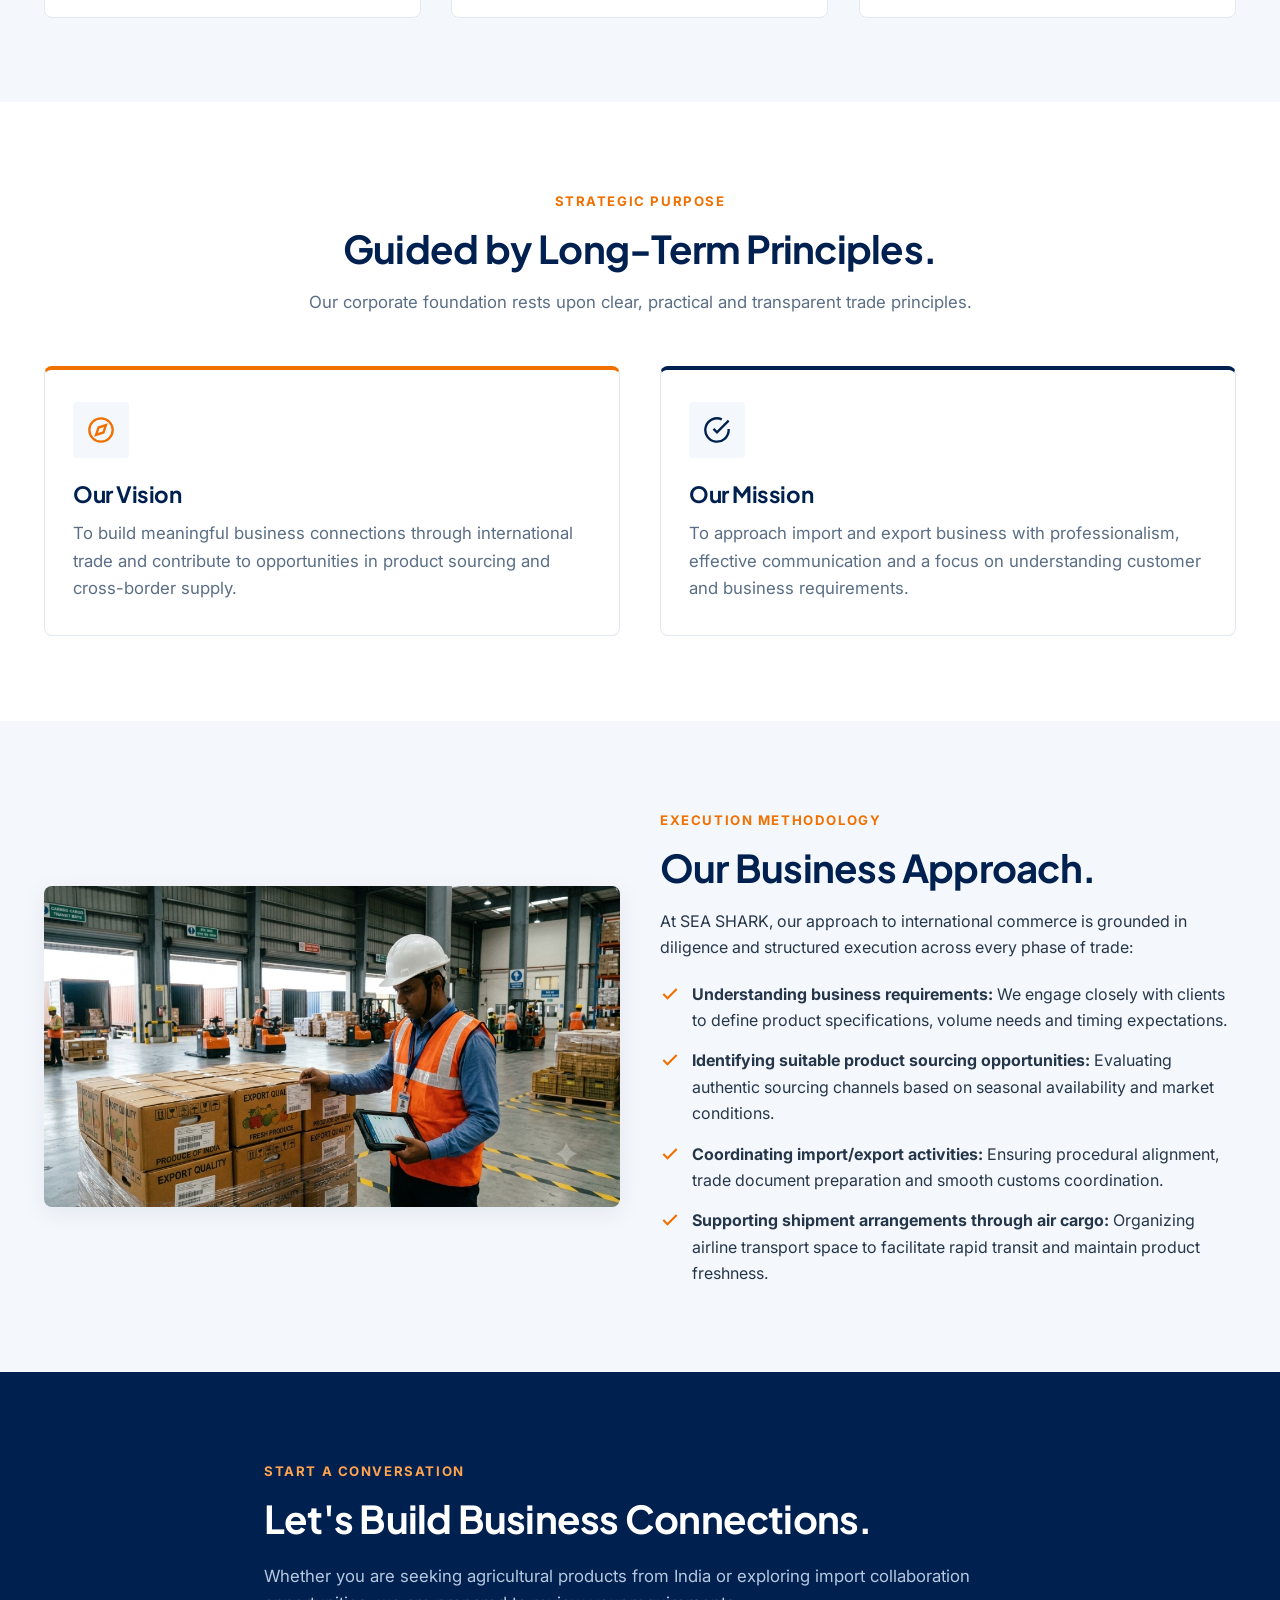
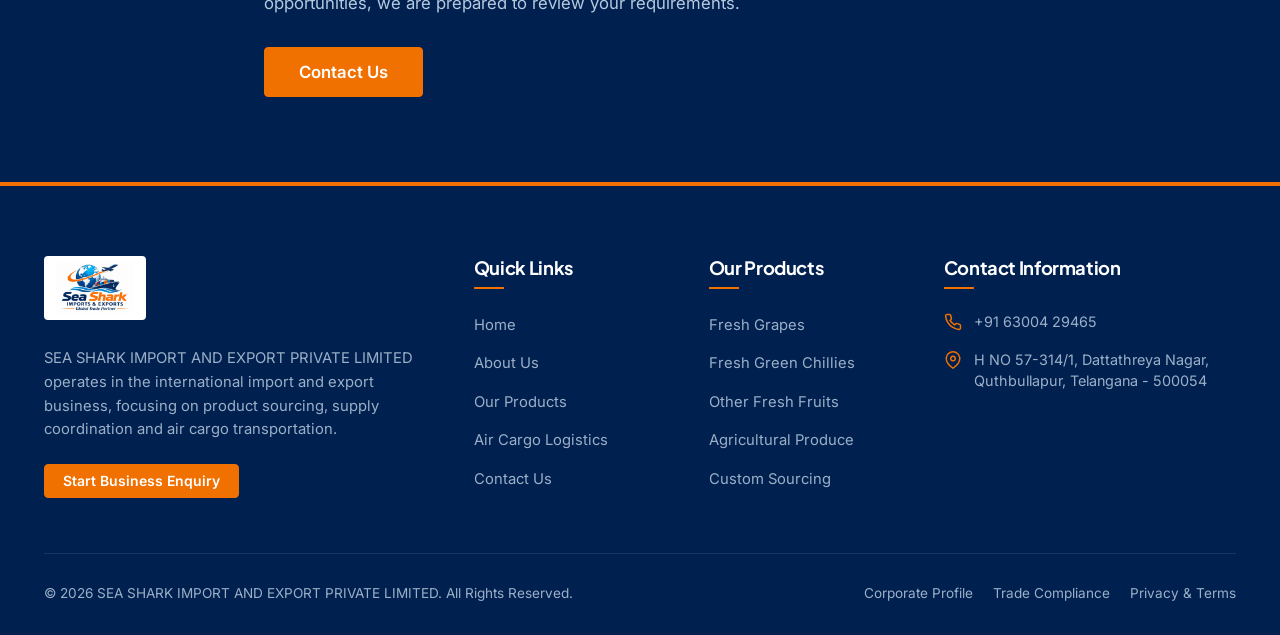
<file: about.html>
<!DOCTYPE html>
<html lang="en">
<head>
  <meta charset="UTF-8">
  <meta name="viewport" content="width=device-width, initial-scale=1.0">
  <title>About SEA SHARK | Import &amp; Export Business</title>
  <meta name="description" content="Learn about SEA SHARK IMPORT AND EXPORT PRIVATE LIMITED and its approach to product sourcing, international trade and air cargo transportation.">
  <meta name="keywords" content="About SEA SHARK, SEA SHARK IMPORT AND EXPORT PRIVATE LIMITED, Import Export Company India, Product Sourcing Company, International Trade Partners, Air Cargo Sourcing">
  <meta name="robots" content="index, follow">
  <link rel="canonical" href="https://www.seashark.example.com/about.html">

  <!-- Open Graph -->
  <meta property="og:type" content="website">
  <meta property="og:url" content="https://www.seashark.example.com/about.html">
  <meta property="og:title" content="About SEA SHARK | Import &amp; Export Business">
  <meta property="og:description" content="Learn about SEA SHARK IMPORT AND EXPORT PRIVATE LIMITED and its approach to product sourcing, international trade and air cargo transportation.">
  <meta property="og:image" content="assets/images/about/company-overview.jpg">

  <!-- Favicon -->
  <link rel="icon" type="image/svg+xml" href="assets/images/favicon.svg">

  <!-- Typography -->
  <link rel="preconnect" href="https://fonts.googleapis.com">
  <link rel="preconnect" href="https://fonts.gstatic.com" crossorigin>
  <link href="https://fonts.googleapis.com/css2?family=Inter:wght@400;500;600;700&family=Plus+Jakarta+Sans:wght@600;700;800&display=swap" rel="stylesheet">

  <!-- Stylesheets -->
  <link rel="stylesheet" href="css/style.css">
  <link rel="stylesheet" href="css/responsive.css">
  <link rel="stylesheet" href="css/animations.css">

  <!-- Schema.org -->
  <script type="application/ld+json">
  {
    "@context": "https://schema.org",
    "@type": "AboutPage",
    "name": "About SEA SHARK IMPORT AND EXPORT PRIVATE LIMITED",
    "description": "Information regarding the corporate profile, vision, mission and international trade activities of SEA SHARK IMPORT AND EXPORT PRIVATE LIMITED."
  }
  </script>
</head>
<body>

  <!-- ==================== HEADER ==================== -->
  <header class="site-header">
    <div class="container nav-container">
      <a href="index.html" class="site-logo" aria-label="SEA SHARK Home">
        <img src="assets/images/logo.jpg" alt="SEA SHARK Logo" width="220" height="48">
      </a>

      <div class="nav-menu-wrapper" id="primaryNavigation">
        <nav class="nav-links" aria-label="Main Navigation">
          <a href="index.html" class="nav-link">Home</a>
          <a href="about.html" class="nav-link active">About Us</a>
          <a href="products.html" class="nav-link">Products</a>
          <a href="logistics.html" class="nav-link">Logistics</a>
          <a href="contact.html" class="nav-link">Contact Us</a>
        </nav>
      </div>

      <button class="mobile-toggle" aria-label="Toggle mobile menu" aria-expanded="false" aria-controls="primaryNavigation">
        <span></span>
        <span></span>
        <span></span>
      </button>
    </div>
  </header>

  <!-- ==================== MAIN CONTENT ==================== -->
  <main id="mainContent">

    <!-- SECTION 1: PAGE HERO -->
    <section class="page-hero" aria-label="About Page Hero">
      <img src="assets/images/about/company-overview.jpg" alt="SEA SHARK corporate background" class="page-hero-bg" width="1200" height="600" fetchpriority="high">
      <div class="page-hero-overlay"></div>
      <div class="container page-hero-content">
        <nav class="breadcrumb" aria-label="Breadcrumb">
          <a href="index.html">Home</a>
          <span>/</span>
          <span class="current">About Us</span>
        </nav>
        <h1>About SEA SHARK.</h1>
        <p>Learn more about our business, import/export activities and approach to international trade.</p>
      </div>
    </section>

    <!-- SECTION 2: COMPANY INTRODUCTION -->
    <section class="section section-bg-white" aria-labelledby="whoWeAreHeading">
      <div class="container">
        <div class="grid-2">
          <div class="reveal">
            <span class="section-eyebrow">Corporate Profile</span>
            <h2 id="whoWeAreHeading" class="section-title">Who We Are.</h2>
            <p><strong>SEA SHARK IMPORT AND EXPORT PRIVATE LIMITED</strong> operates in the import and export business, focusing on sourcing and supplying different products between India and other countries according to business requirements and product availability.</p>
            <p>We aim to facilitate business opportunities through product sourcing, supply coordination and international trade activities. Our corporate culture values clarity, reliability and close coordination with both suppliers and commercial buyers.</p>
            <div style="margin-top: 24px;">
              <a href="products.html" class="btn btn-secondary">Explore Products</a>
            </div>
          </div>
          <div class="reveal reveal-delay-1">
            <div style="border-radius: var(--radius-md); overflow: hidden; box-shadow: var(--shadow-card);">
              <img src="assets/images/about/company-overview.jpg" alt="SEA SHARK corporate trade leadership and global commercial partners" width="800" height="540" loading="lazy">
            </div>
          </div>
        </div>
      </div>
    </section>

    <!-- SECTION 3: OUR BUSINESS ACTIVITIES -->
    <section class="section section-bg-light" aria-labelledby="businessActivitiesHeading">
      <div class="container">
        <div class="section-header reveal">
          <span class="section-eyebrow">Scope of Operations</span>
          <h2 id="businessActivitiesHeading" class="section-title">Our Business Activities.</h2>
          <p class="section-desc">We channel our operational capabilities across three interconnected pillars of cross-border commerce.</p>
        </div>

        <div class="grid-3">
          <!-- Activity 1 -->
          <div class="feature-card reveal">
            <div class="feature-icon-wrap">
              <svg viewBox="0 0 24 24" fill="none" stroke="currentColor" stroke-width="2"><circle cx="11" cy="11" r="8"></circle><line x1="21" y1="21" x2="16.65" y2="16.65"></line></svg>
            </div>
            <h3>Product Sourcing</h3>
            <p>We identify, evaluate and coordinate with authentic producers and suppliers to secure quality agricultural commodities and commercial goods that align directly with specific buyer requirements and seasonality.</p>
          </div>

          <!-- Activity 2 -->
          <div class="feature-card reveal reveal-delay-1">
            <div class="feature-icon-wrap">
              <svg viewBox="0 0 24 24" fill="none" stroke="currentColor" stroke-width="2"><polyline points="23 6 13.5 15.5 8.5 10.5 1 18"></polyline><polyline points="17 6 23 6 23 12"></polyline></svg>
            </div>
            <h3>Import &amp; Export Activities</h3>
            <p>Executing cross-border commercial transactions, bridging Indian export opportunities with global business markets and examining inbound international products required for the domestic market.</p>
          </div>

          <!-- Activity 3 -->
          <div class="feature-card reveal reveal-delay-2">
            <div class="feature-icon-wrap">
              <svg viewBox="0 0 24 24" fill="none" stroke="currentColor" stroke-width="2"><path d="M22 2L11 13"/><polygon points="22 2 15 22 11 13 2 9 22 2"/></svg>
            </div>
            <h3>Air Cargo Transportation</h3>
            <p>Arranging prompt cargo transportation via airline cargo networks to preserve product integrity, uphold delivery timelines and provide dependable international transport coordination.</p>
          </div>
        </div>
      </div>
    </section>

    <!-- SECTION 4 & 5: VISION & MISSION -->
    <section class="section section-bg-white" aria-labelledby="visionMissionHeading">
      <div class="container">
        <div class="section-header reveal">
          <span class="section-eyebrow">Strategic Purpose</span>
          <h2 id="visionMissionHeading" class="section-title">Guided by Long-Term Principles.</h2>
          <p class="section-desc">Our corporate foundation rests upon clear, practical and transparent trade principles.</p>
        </div>

        <div class="grid-2">
          <!-- Vision -->
          <div class="feature-card reveal" style="border-top: 4px solid var(--color-cta-orange);">
            <div class="feature-icon-wrap" style="color: var(--color-cta-orange);">
              <svg viewBox="0 0 24 24" fill="none" stroke="currentColor" stroke-width="2"><circle cx="12" cy="12" r="10"></circle><polygon points="16.24 7.76 14.12 14.12 7.76 16.24 9.88 9.88 16.24 7.76"></polygon></svg>
            </div>
            <h3 style="font-size: 1.4rem;">Our Vision</h3>
            <p style="font-size: 1.05rem; line-height: 1.65;">
              To build meaningful business connections through international trade and contribute to opportunities in product sourcing and cross-border supply.
            </p>
          </div>

          <!-- Mission -->
          <div class="feature-card reveal reveal-delay-1" style="border-top: 4px solid var(--color-primary-navy);">
            <div class="feature-icon-wrap" style="color: var(--color-primary-navy);">
              <svg viewBox="0 0 24 24" fill="none" stroke="currentColor" stroke-width="2"><path d="M22 11.08V12a10 10 0 1 1-5.93-9.14"></path><polyline points="22 4 12 14.01 9 11.01"></polyline></svg>
            </div>
            <h3 style="font-size: 1.4rem;">Our Mission</h3>
            <p style="font-size: 1.05rem; line-height: 1.65;">
              To approach import and export business with professionalism, effective communication and a focus on understanding customer and business requirements.
            </p>
          </div>
        </div>
      </div>
    </section>

    <!-- SECTION 6: BUSINESS APPROACH -->
    <section class="section section-bg-light" aria-labelledby="businessApproachHeading">
      <div class="container">
        <div class="grid-2">
          <div class="reveal">
            <div style="border-radius: var(--radius-md); overflow: hidden; box-shadow: var(--shadow-card);">
              <img src="assets/images/about/business-approach.jpg" alt="SEA SHARK business approach and execution" width="800" height="540" loading="lazy">
            </div>
          </div>

          <div class="reveal reveal-delay-1">
            <span class="section-eyebrow">Execution Methodology</span>
            <h2 id="businessApproachHeading" class="section-title">Our Business Approach.</h2>
            <p>At SEA SHARK, our approach to international commerce is grounded in diligence and structured execution across every phase of trade:</p>

            <ul style="display: flex; flex-direction: column; gap: 14px; margin-top: 20px;">
              <li style="display: flex; gap: 12px; align-items: flex-start;">
                <svg style="width: 20px; height: 20px; color: var(--color-cta-orange); flex-shrink: 0; margin-top: 3px;" viewBox="0 0 24 24" fill="none" stroke="currentColor" stroke-width="2.5"><polyline points="20 6 9 17 4 12"></polyline></svg>
                <span><strong>Understanding business requirements:</strong> We engage closely with clients to define product specifications, volume needs and timing expectations.</span>
              </li>
              <li style="display: flex; gap: 12px; align-items: flex-start;">
                <svg style="width: 20px; height: 20px; color: var(--color-cta-orange); flex-shrink: 0; margin-top: 3px;" viewBox="0 0 24 24" fill="none" stroke="currentColor" stroke-width="2.5"><polyline points="20 6 9 17 4 12"></polyline></svg>
                <span><strong>Identifying suitable product sourcing opportunities:</strong> Evaluating authentic sourcing channels based on seasonal availability and market conditions.</span>
              </li>
              <li style="display: flex; gap: 12px; align-items: flex-start;">
                <svg style="width: 20px; height: 20px; color: var(--color-cta-orange); flex-shrink: 0; margin-top: 3px;" viewBox="0 0 24 24" fill="none" stroke="currentColor" stroke-width="2.5"><polyline points="20 6 9 17 4 12"></polyline></svg>
                <span><strong>Coordinating import/export activities:</strong> Ensuring procedural alignment, trade document preparation and smooth customs coordination.</span>
              </li>
              <li style="display: flex; gap: 12px; align-items: flex-start;">
                <svg style="width: 20px; height: 20px; color: var(--color-cta-orange); flex-shrink: 0; margin-top: 3px;" viewBox="0 0 24 24" fill="none" stroke="currentColor" stroke-width="2.5"><polyline points="20 6 9 17 4 12"></polyline></svg>
                <span><strong>Supporting shipment arrangements through air cargo:</strong> Organizing airline transport space to facilitate rapid transit and maintain product freshness.</span>
              </li>
            </ul>
          </div>
        </div>
      </div>
    </section>

    <!-- SECTION 7: CTA -->
    <section class="section section-bg-navy" aria-labelledby="aboutCtaHeading">
      <div class="container text-center" style="max-width: 800px; margin: 0 auto;">
        <div class="reveal">
          <span class="section-eyebrow" style="color: #FFA34D;">Start a Conversation</span>
          <h2 id="aboutCtaHeading" style="color: #FFFFFF; margin-bottom: 20px;">Let's Build Business Connections.</h2>
          <p class="section-desc" style="margin-bottom: 30px;">
            Whether you are seeking agricultural products from India or exploring import collaboration opportunities, we are prepared to review your requirements.
          </p>
          <a href="contact.html" class="btn btn-primary btn-lg">Contact Us</a>
        </div>
      </div>
    </section>

  </main>

  <!-- ==================== FLOATING WHATSAPP ==================== -->
  <a href="#" class="floating-whatsapp" aria-label="Chat with SEA SHARK on WhatsApp" role="button">
    <svg viewBox="0 0 24 24">
      <path d="M12.031 6.172c-3.181 0-5.767 2.586-5.768 5.766-.001 1.298.38 2.27 1.019 3.287l-.711 2.598 2.664-.698c.99.54 1.787.828 2.796.828 3.182 0 5.77-2.587 5.77-5.766 0-3.18-2.588-5.615-5.77-5.615zm3.411 8.167c-.145.408-.847.781-1.173.83-.326.049-.752.067-2.193-.526-1.737-.714-2.839-2.483-2.925-2.597-.087-.114-.707-.94-.707-1.792 0-.852.447-1.272.607-1.445.16-.173.348-.217.464-.217.116 0 .232.002.333.007.106.005.249-.04.389.297.145.348.493 1.202.536 1.29.043.087.072.188.014.304-.058.116-.087.188-.174.289-.087.101-.184.227-.263.305-.088.087-.18.182-.077.358.102.176.454.748.974 1.212.671.597 1.237.782 1.411.869.174.087.275.072.377-.044.101-.116.435-.507.551-.681.116-.174.232-.145.391-.087.16.058 1.014.478 1.188.565.174.087.29.13.333.203.043.073.043.422-.102.83z"/>
    </svg>
    <span class="whatsapp-tooltip">Chat with our Trade Desk</span>
  </a>

  <!-- ==================== FOOTER ==================== -->
  <footer class="site-footer">
    <div class="container">
      <div class="footer-grid">
        <div class="footer-col">
          <a href="index.html" class="footer-brand-logo" aria-label="SEA SHARK Home">
            <img src="assets/images/logo.jpg" alt="SEA SHARK Logo White" width="220" height="48">
          </a>
          <p class="footer-intro">
            SEA SHARK IMPORT AND EXPORT PRIVATE LIMITED operates in the international import and export business, focusing on product sourcing, supply coordination and air cargo transportation.
          </p>
          <div>
            <a href="contact.html" class="btn btn-primary btn-sm">Start Business Enquiry</a>
          </div>
        </div>

        <div class="footer-col">
          <h4>Quick Links</h4>
          <ul class="footer-links-list">
            <li><a href="index.html">Home</a></li>
            <li><a href="about.html">About Us</a></li>
            <li><a href="products.html">Our Products</a></li>
            <li><a href="logistics.html">Air Cargo Logistics</a></li>
            <li><a href="contact.html">Contact Us</a></li>
          </ul>
        </div>

        <div class="footer-col">
          <h4>Our Products</h4>
          <ul class="footer-links-list">
            <li><a href="products.html#grapes">Fresh Grapes</a></li>
            <li><a href="products.html#chillies">Fresh Green Chillies</a></li>
            <li><a href="products.html#produce">Other Fresh Fruits</a></li>
            <li><a href="products.html#produce">Agricultural Produce</a></li>
            <li><a href="contact.html?type=Product%20Enquiry">Custom Sourcing</a></li>
          </ul>
        </div>

        <div class="footer-col">
          <h4>Contact Information</h4>
          <ul class="footer-contact-list">
            <li>
              <svg viewBox="0 0 24 24" fill="none" stroke="currentColor" stroke-width="2"><path d="M22 16.92v3a2 2 0 0 1-2.18 2 19.79 19.79 0 0 1-8.63-3.07 19.5 19.5 0 0 1-6-6 19.79 19.79 0 0 1-3.07-8.67A2 2 0 0 1 4.11 2h3a2 2 0 0 1 2 1.72 12.84 12.84 0 0 0 .7 2.81 2 2 0 0 1-.45 2.11L8.09 9.91a16 16 0 0 0 6 6l1.27-1.27a2 2 0 0 1 2.11-.45 12.84 12.84 0 0 0 2.81.7A2 2 0 0 1 22 16.92z"></path></svg>
              <span><a href="tel:+916300429465" style="color: inherit; text-decoration: none;">+91 63004 29465</a></span>
            </li>
            <li>
              <svg viewBox="0 0 24 24" fill="none" stroke="currentColor" stroke-width="2"><path d="M21 10c0 7-9 13-9 13s-9-6-9-13a9 9 0 0 1 18 0z"></path><circle cx="12" cy="10" r="3"></circle></svg>
              <span>H NO 57-314/1, Dattathreya Nagar, Quthbullapur, Telangana - 500054</span>
            </li>
          </ul>
        </div>
      </div>

      <div class="footer-bottom">
        <div>
          &copy; <span id="currentYear">2026</span> SEA SHARK IMPORT AND EXPORT PRIVATE LIMITED. All Rights Reserved.
        </div>
        <div class="footer-bottom-links">
          <a href="about.html">Corporate Profile</a>
          <a href="contact.html">Trade Compliance</a>
          <a href="contact.html">Privacy &amp; Terms</a>
        </div>
      </div>
    </div>
  </footer>

  <script src="js/main.js" defer></script>
  <script>
    document.getElementById('currentYear').textContent = new Date().getFullYear();
  </script>
</body>
</html>
</file>
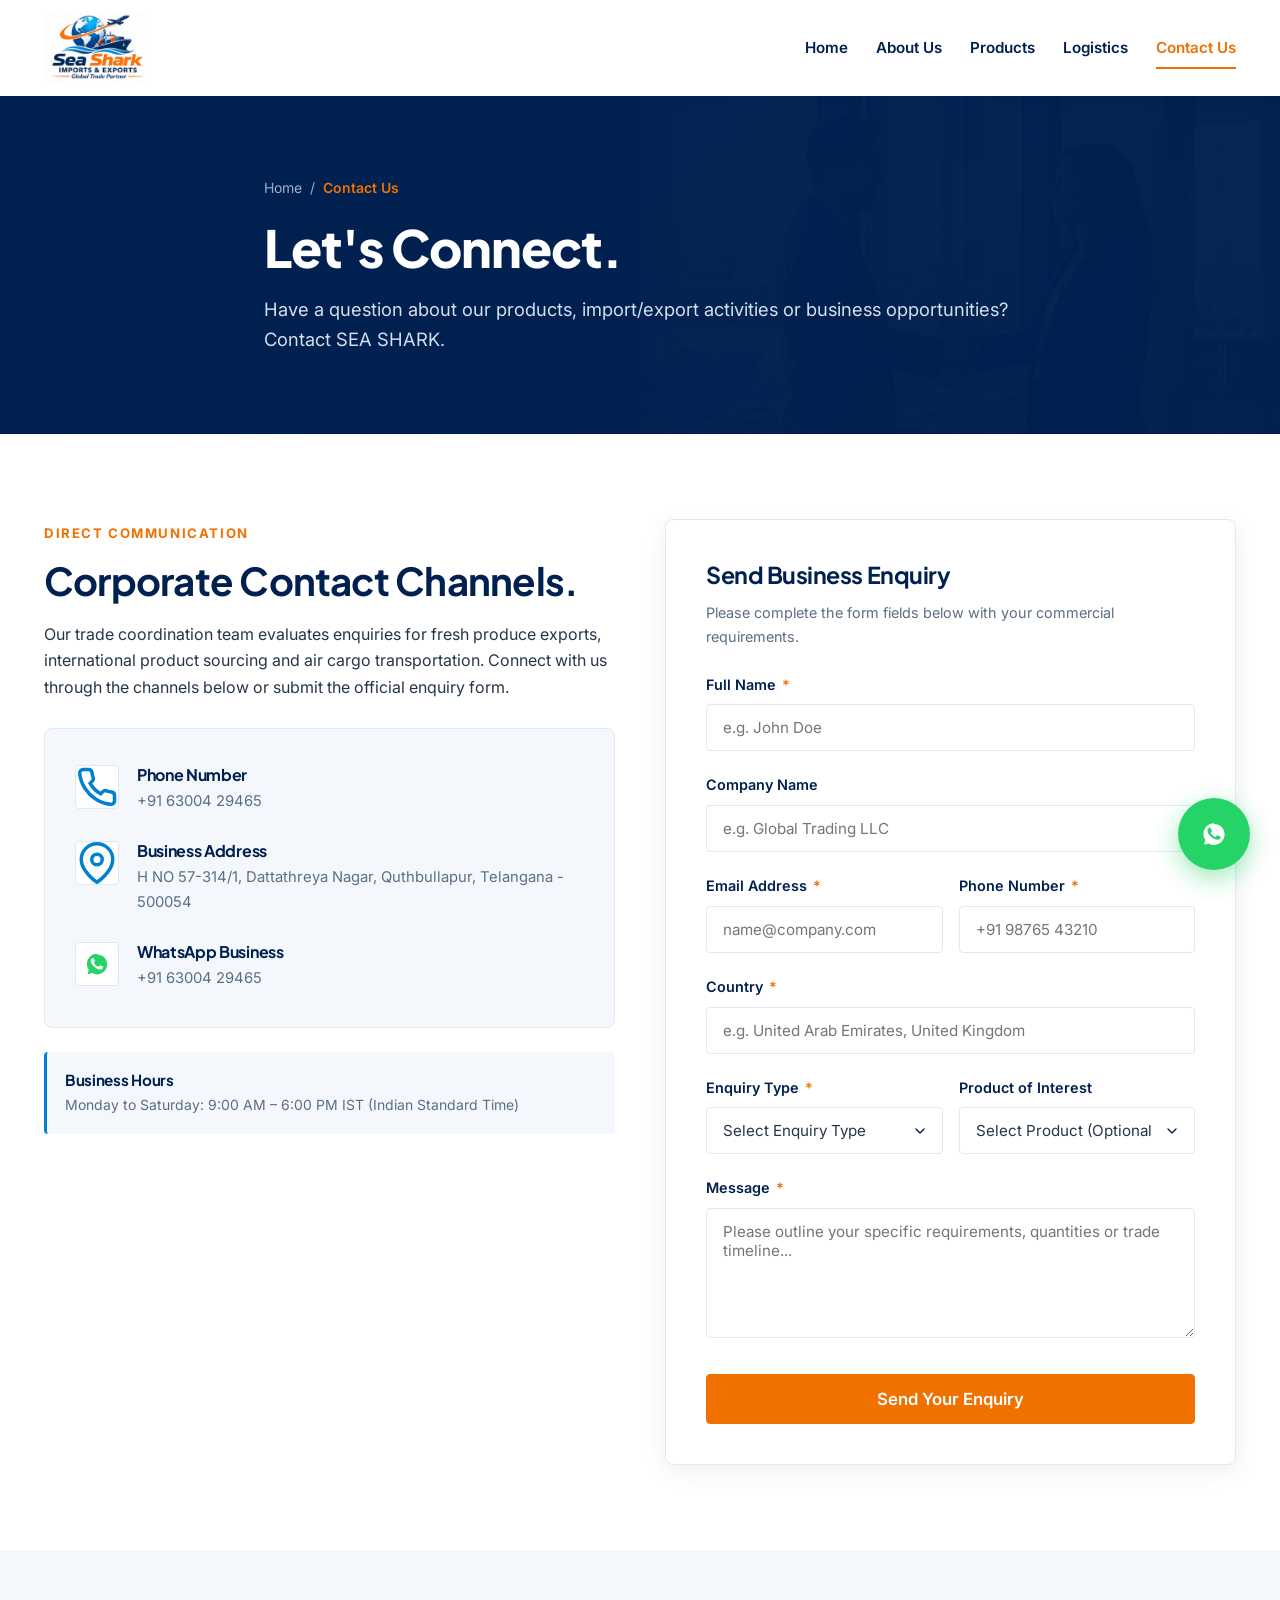
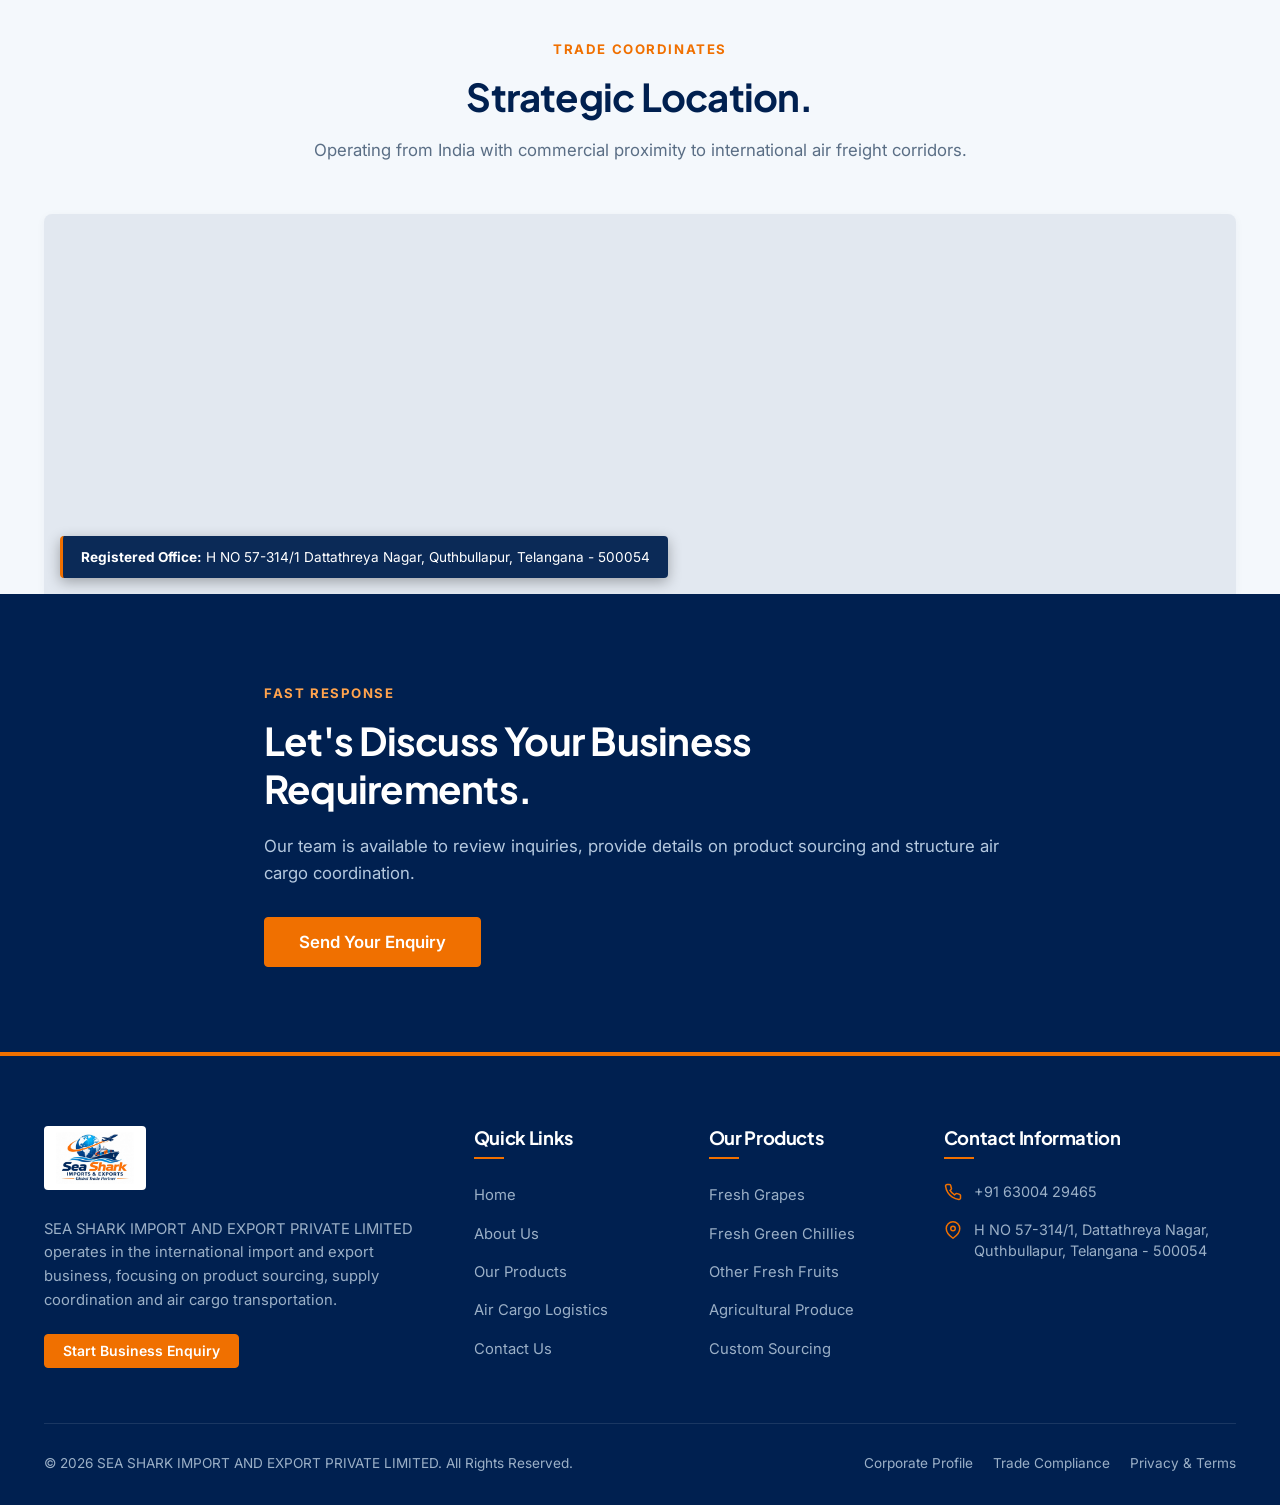
<file: contact.html>
<!DOCTYPE html>
<html lang="en">
<head>
  <meta charset="UTF-8">
  <meta name="viewport" content="width=device-width, initial-scale=1.0">
  <title>Contact SEA SHARK | Import &amp; Export Business Enquiries</title>
  <meta name="description" content="Contact SEA SHARK IMPORT AND EXPORT PRIVATE LIMITED for product, import, export, logistics and business partnership enquiries.">
  <meta name="keywords" content="Contact SEA SHARK, SEA SHARK IMPORT AND EXPORT PRIVATE LIMITED, Import Export Business Enquiries, Product Sourcing Enquiry, Air Cargo Quotation, International Trade India">
  <meta name="robots" content="index, follow">
  <link rel="canonical" href="https://www.seashark.example.com/contact.html">

  <!-- Open Graph -->
  <meta property="og:type" content="website">
  <meta property="og:url" content="https://www.seashark.example.com/contact.html">
  <meta property="og:title" content="Contact SEA SHARK | Import &amp; Export Business Enquiries">
  <meta property="og:description" content="Contact SEA SHARK IMPORT AND EXPORT PRIVATE LIMITED for product, import, export, logistics and business partnership enquiries.">
  <meta property="og:image" content="assets/images/hero/Executives_shaking_hands_in_office.png">

  <!-- Favicon -->
  <link rel="icon" type="image/svg+xml" href="assets/images/favicon.svg">

  <!-- Typography -->
  <link rel="preconnect" href="https://fonts.googleapis.com">
  <link rel="preconnect" href="https://fonts.gstatic.com" crossorigin>
  <link href="https://fonts.googleapis.com/css2?family=Inter:wght@400;500;600;700&family=Plus+Jakarta+Sans:wght@600;700;800&display=swap" rel="stylesheet">

  <!-- Stylesheets -->
  <link rel="stylesheet" href="css/style.css">
  <link rel="stylesheet" href="css/responsive.css">
  <link rel="stylesheet" href="css/animations.css">

  <!-- Schema.org ContactPage -->
  <script type="application/ld+json">
  {
    "@context": "https://schema.org",
    "@type": "ContactPage",
    "name": "Contact SEA SHARK IMPORT AND EXPORT PRIVATE LIMITED",
    "description": "Business enquiry submission point and corporate communication details for SEA SHARK IMPORT AND EXPORT PRIVATE LIMITED."
  }
  </script>
</head>
<body>

  <!-- ==================== HEADER ==================== -->
  <header class="site-header">
    <div class="container nav-container">
      <a href="index.html" class="site-logo" aria-label="SEA SHARK Home">
        <img src="assets/images/logo.jpg" alt="SEA SHARK Logo" width="220" height="48">
      </a>

      <div class="nav-menu-wrapper" id="primaryNavigation">
        <nav class="nav-links" aria-label="Main Navigation">
          <a href="index.html" class="nav-link">Home</a>
          <a href="about.html" class="nav-link">About Us</a>
          <a href="products.html" class="nav-link">Products</a>
          <a href="logistics.html" class="nav-link">Logistics</a>
          <a href="contact.html" class="nav-link active">Contact Us</a>
        </nav>
      </div>

      <button class="mobile-toggle" aria-label="Toggle mobile menu" aria-expanded="false" aria-controls="primaryNavigation">
        <span></span>
        <span></span>
        <span></span>
      </button>
    </div>
  </header>

  <!-- ==================== MAIN CONTENT ==================== -->
  <main id="mainContent">

    <!-- SECTION 1: CONTACT HERO -->
    <section class="page-hero" aria-label="Contact Page Hero">
      <img src="assets/images/hero/Executives_shaking_hands_in_office.png" alt="Commercial trade desk meeting background" class="page-hero-bg" width="1200" height="600" fetchpriority="high">
      <div class="page-hero-overlay"></div>
      <div class="container page-hero-content">
        <nav class="breadcrumb" aria-label="Breadcrumb">
          <a href="index.html">Home</a>
          <span>/</span>
          <span class="current">Contact Us</span>
        </nav>
        <h1>Let's Connect.</h1>
        <p>Have a question about our products, import/export activities or business opportunities? Contact SEA SHARK.</p>
      </div>
    </section>

    <!-- SECTION 2 & 3: CONTACT INFORMATION & BUSINESS ENQUIRY FORM -->
    <section class="section section-bg-white" aria-labelledby="formSectionHeading">
      <div class="container">
        <div class="grid-2" style="align-items: start; gap: 50px;">
          
          <!-- LEFT: Contact Information Details -->
          <div class="reveal">
            <span class="section-eyebrow">Direct Communication</span>
            <h2 id="formSectionHeading" class="section-title">Corporate Contact Channels.</h2>
            <p style="margin-bottom: 28px;">
              Our trade coordination team evaluates enquiries for fresh produce exports, international product sourcing and air cargo transportation. Connect with us through the channels below or submit the official enquiry form.
            </p>

            <div class="contact-info-card">
              <!-- Phone -->
              <div class="contact-info-item">
                <div class="contact-info-icon">
                  <svg viewBox="0 0 24 24" fill="none" stroke="currentColor" stroke-width="2"><path d="M22 16.92v3a2 2 0 0 1-2.18 2 19.79 19.79 0 0 1-8.63-3.07 19.5 19.5 0 0 1-6-6 19.79 19.79 0 0 1-3.07-8.67A2 2 0 0 1 4.11 2h3a2 2 0 0 1 2 1.72 12.84 12.84 0 0 0 .7 2.81 2 2 0 0 1-.45 2.11L8.09 9.91a16 16 0 0 0 6 6l1.27-1.27a2 2 0 0 1 2.11-.45 12.84 12.84 0 0 0 2.81.7A2 2 0 0 1 22 16.92z"></path></svg>
                </div>
                <div>
                  <h4>Phone Number</h4>
                  <p>+91 63004 29465</p>
                </div>
              </div>

              <!-- Business Address -->
              <div class="contact-info-item">
                <div class="contact-info-icon">
                  <svg viewBox="0 0 24 24" fill="none" stroke="currentColor" stroke-width="2"><path d="M21 10c0 7-9 13-9 13s-9-6-9-13a9 9 0 0 1 18 0z"></path><circle cx="12" cy="10" r="3"></circle></svg>
                </div>
                <div>
                  <h4>Business Address</h4>
                  <p>H NO 57-314/1, Dattathreya Nagar, Quthbullapur, Telangana - 500054</p>
                </div>
              </div>

              <!-- WhatsApp -->
              <div class="contact-info-item">
                <div class="contact-info-icon" style="color: var(--color-whatsapp);">
                  <svg viewBox="0 0 24 24" fill="currentColor">
                    <path d="M12.031 6.172c-3.181 0-5.767 2.586-5.768 5.766-.001 1.298.38 2.27 1.019 3.287l-.711 2.598 2.664-.698c.99.54 1.787.828 2.796.828 3.182 0 5.77-2.587 5.77-5.766 0-3.18-2.588-5.615-5.77-5.615zm3.411 8.167c-.145.408-.847.781-1.173.83-.326.049-.752.067-2.193-.526-1.737-.714-2.839-2.483-2.925-2.597-.087-.114-.707-.94-.707-1.792 0-.852.447-1.272.607-1.445.16-.173.348-.217.464-.217.116 0 .232.002.333.007.106.005.249-.04.389.297.145.348.493 1.202.536 1.29.043.087.072.188.014.304-.058.116-.087.188-.174.289-.087.101-.184.227-.263.305-.088.087-.18.182-.077.358.102.176.454.748.974 1.212.671.597 1.237.782 1.411.869.174.087.275.072.377-.044.101-.116.435-.507.551-.681.116-.174.232-.145.391-.087.16.058 1.014.478 1.188.565.174.087.29.13.333.203.043.073.043.422-.102.83z"/>
                  </svg>
                </div>
                <div>
                  <h4>WhatsApp Business</h4>
                  <p>+91 63004 29465</p>
                </div>
              </div>
            </div>

            <!-- Operating Hours Notice -->
            <div style="margin-top: 24px; padding: 18px; border-left: 3px solid var(--color-service-icon); background-color: var(--color-service-bg); border-radius: var(--radius-sm);">
              <h4 style="font-size: 0.95rem; margin-bottom: 4px;">Business Hours</h4>
              <p style="margin: 0; font-size: 0.875rem; color: var(--color-muted-text);">Monday to Saturday: 9:00 AM – 6:00 PM IST (Indian Standard Time)</p>
            </div>
          </div>

          <!-- RIGHT: Business Enquiry Form -->
          <div class="reveal reveal-delay-1">
            <div class="form-card">
              <h3 style="font-size: 1.45rem; margin-bottom: 12px; color: var(--color-primary-navy);">Send Business Enquiry</h3>
              <p style="font-size: 0.9rem; color: var(--color-muted-text); margin-bottom: 24px;">Please complete the form fields below with your commercial requirements.</p>

              <!-- Status Alert Area -->
              <div id="formStatus" class="form-status" role="alert"></div>

              <form id="businessEnquiryForm" novalidate>
                <!-- 1. Full Name -->
                <div class="form-group">
                  <label for="fullName" class="form-label">Full Name <span class="required">*</span></label>
                  <input type="text" id="fullName" name="fullName" class="form-control" placeholder="e.g. John Doe" required>
                  <div class="invalid-feedback">Please provide your full name.</div>
                </div>

                <!-- 2. Company Name -->
                <div class="form-group">
                  <label for="companyName" class="form-label">Company Name</label>
                  <input type="text" id="companyName" name="companyName" class="form-control" placeholder="e.g. Global Trading LLC">
                </div>

                <!-- Row: Email & Phone -->
                <div style="display: grid; grid-template-columns: 1fr 1fr; gap: 16px;">
                  <!-- 3. Email Address -->
                  <div class="form-group">
                    <label for="email" class="form-label">Email Address <span class="required">*</span></label>
                    <input type="email" id="email" name="email" class="form-control" placeholder="name@company.com" required>
                    <div class="invalid-feedback">Please enter a valid email address.</div>
                  </div>

                  <!-- 4. Phone Number -->
                  <div class="form-group">
                    <label for="phoneNumber" class="form-label">Phone Number <span class="required">*</span></label>
                    <input type="tel" id="phoneNumber" name="phoneNumber" class="form-control" placeholder="+91 98765 43210" required>
                    <div class="invalid-feedback">Please enter a valid phone number.</div>
                  </div>
                </div>

                <!-- 5. Country -->
                <div class="form-group">
                  <label for="country" class="form-label">Country <span class="required">*</span></label>
                  <input type="text" id="country" name="country" class="form-control" placeholder="e.g. United Arab Emirates, United Kingdom" required>
                  <div class="invalid-feedback">Please specify your country.</div>
                </div>

                <!-- Row: Enquiry Type & Product -->
                <div style="display: grid; grid-template-columns: 1fr 1fr; gap: 16px;">
                  <!-- 6. Enquiry Type -->
                  <div class="form-group">
                    <label for="enquiryType" class="form-label">Enquiry Type <span class="required">*</span></label>
                    <select id="enquiryType" name="enquiryType" class="form-control" required>
                      <option value="">Select Enquiry Type</option>
                      <option value="General Enquiry">General Enquiry</option>
                      <option value="Product Enquiry">Product Enquiry</option>
                      <option value="Import Enquiry">Import Enquiry</option>
                      <option value="Export Enquiry">Export Enquiry</option>
                      <option value="Logistics Enquiry">Logistics Enquiry</option>
                      <option value="Business Partnership">Business Partnership</option>
                    </select>
                    <div class="invalid-feedback">Please select an enquiry type.</div>
                  </div>

                  <!-- 7. Product of Interest -->
                  <div class="form-group">
                    <label for="productOfInterest" class="form-label">Product of Interest</label>
                    <select id="productOfInterest" name="productOfInterest" class="form-control">
                      <option value="Not Specified">Select Product (Optional)</option>
                      <option value="Red Chilli">Red Chilli</option>
                      <option value="Green Chilli">Green Chilli</option>
                      <option value="Onions">Onions</option>
                      <option value="Pomegranate">Pomegranate</option>
                      <option value="Apples">Apples</option>
                      <option value="Banana">Banana</option>
                      <option value="Coconuts">Coconuts</option>
                      <option value="Turmeric Horn">Turmeric Horn / Finger</option>
                      <option value="Palm Oil">Palm Oil (Edible Oil)</option>
                      <option value="Groundnut Oil">Groundnut Oil (Peanut Oil)</option>
                      <option value="Fresh Grapes">Fresh Grapes</option>
                      <option value="Carrots">Carrots &amp; Fresh Vegetables</option>
                      <option value="Other Fresh Produce">Other Fresh Produce Sourcing</option>
                    </select>
                  </div>
                </div>

                <!-- 8. Message -->
                <div class="form-group">
                  <label for="message" class="form-label">Message <span class="required">*</span></label>
                  <textarea id="message" name="message" class="form-control" rows="4" placeholder="Please outline your specific requirements, quantities or trade timeline..." required></textarea>
                  <div class="invalid-feedback">Please enter your message or trade details.</div>
                </div>

                <!-- Submit Button -->
                <div style="margin-top: 28px;">
                  <button type="submit" class="btn btn-primary btn-lg" style="width: 100%;">Send Your Enquiry</button>
                </div>
              </form>
            </div>
          </div>

        </div>
      </div>
    </section>

    <!-- SECTION 4: LOCATION (Map Placeholder) -->
    <section class="section section-bg-light" aria-labelledby="locationHeading" style="padding-bottom: 0;">
      <div class="container">
        <div class="section-header reveal">
          <span class="section-eyebrow">Trade Coordinates</span>
          <h2 id="locationHeading" class="section-title">Strategic Location.</h2>
          <p class="section-desc">Operating from India with commercial proximity to international air freight corridors.</p>
        </div>

        <div class="reveal" style="border-radius: var(--radius-md) var(--radius-md) 0 0; overflow: hidden; box-shadow: var(--shadow-subtle); height: 380px; background-color: #E2E8F0; position: relative;">
          <!-- Interactive Google Map Focused on Quthbullapur, Hyderabad, Telangana -->
          <iframe 
            title="SEA SHARK Corporate Registered Location - Quthbullapur, Telangana"
            src="https://maps.google.com/maps?q=Quthbullapur,%20Telangana%20500054&t=&z=14&ie=UTF8&iwloc=&output=embed" 
            width="100%" 
            height="100%" 
            style="border:0;" 
            allowfullscreen="" 
            loading="lazy" 
            referrerpolicy="no-referrer-when-downgrade">
          </iframe>
          <div style="position: absolute; bottom: 16px; left: 16px; background: rgba(0, 32, 80, 0.95); color: #FFFFFF; padding: 10px 18px; border-radius: var(--radius-sm); font-size: 0.85rem; border-left: 3px solid var(--color-cta-orange); box-shadow: 0 4px 14px rgba(0,0,0,0.3);">
            <strong>Registered Office:</strong> H NO 57-314/1 Dattathreya Nagar, Quthbullapur, Telangana - 500054
          </div>
        </div>
      </div>
    </section>

    <!-- SECTION 5: FINAL CTA -->
    <section class="section section-bg-navy" aria-labelledby="contactFinalCtaHeading">
      <div class="container text-center" style="max-width: 800px; margin: 0 auto;">
        <div class="reveal">
          <span class="section-eyebrow" style="color: #FFA34D;">Fast Response</span>
          <h2 id="contactFinalCtaHeading" style="color: #FFFFFF; margin-bottom: 20px;">Let's Discuss Your Business Requirements.</h2>
          <p class="section-desc" style="margin-bottom: 30px;">
            Our team is available to review inquiries, provide details on product sourcing and structure air cargo coordination.
          </p>
          <a href="#businessEnquiryForm" class="btn btn-primary btn-lg">Send Your Enquiry</a>
        </div>
      </div>
    </section>

  </main>

  <!-- ==================== FLOATING WHATSAPP ==================== -->
  <a href="#" class="floating-whatsapp" aria-label="Chat with SEA SHARK on WhatsApp" role="button">
    <svg viewBox="0 0 24 24">
      <path d="M12.031 6.172c-3.181 0-5.767 2.586-5.768 5.766-.001 1.298.38 2.27 1.019 3.287l-.711 2.598 2.664-.698c.99.54 1.787.828 2.796.828 3.182 0 5.77-2.587 5.77-5.766 0-3.18-2.588-5.615-5.77-5.615zm3.411 8.167c-.145.408-.847.781-1.173.83-.326.049-.752.067-2.193-.526-1.737-.714-2.839-2.483-2.925-2.597-.087-.114-.707-.94-.707-1.792 0-.852.447-1.272.607-1.445.16-.173.348-.217.464-.217.116 0 .232.002.333.007.106.005.249-.04.389.297.145.348.493 1.202.536 1.29.043.087.072.188.014.304-.058.116-.087.188-.174.289-.087.101-.184.227-.263.305-.088.087-.18.182-.077.358.102.176.454.748.974 1.212.671.597 1.237.782 1.411.869.174.087.275.072.377-.044.101-.116.435-.507.551-.681.116-.174.232-.145.391-.087.16.058 1.014.478 1.188.565.174.087.29.13.333.203.043.073.043.422-.102.83z"/>
    </svg>
    <span class="whatsapp-tooltip">Chat with our Trade Desk</span>
  </a>

  <!-- ==================== FOOTER ==================== -->
  <footer class="site-footer">
    <div class="container">
      <div class="footer-grid">
        <div class="footer-col">
          <a href="index.html" class="footer-brand-logo" aria-label="SEA SHARK Home">
            <img src="assets/images/logo.jpg" alt="SEA SHARK Logo White" width="220" height="48">
          </a>
          <p class="footer-intro">
            SEA SHARK IMPORT AND EXPORT PRIVATE LIMITED operates in the international import and export business, focusing on product sourcing, supply coordination and air cargo transportation.
          </p>
          <div>
            <a href="contact.html" class="btn btn-primary btn-sm">Start Business Enquiry</a>
          </div>
        </div>

        <div class="footer-col">
          <h4>Quick Links</h4>
          <ul class="footer-links-list">
            <li><a href="index.html">Home</a></li>
            <li><a href="about.html">About Us</a></li>
            <li><a href="products.html">Our Products</a></li>
            <li><a href="logistics.html">Air Cargo Logistics</a></li>
            <li><a href="contact.html">Contact Us</a></li>
          </ul>
        </div>

        <div class="footer-col">
          <h4>Our Products</h4>
          <ul class="footer-links-list">
            <li><a href="products.html#grapes">Fresh Grapes</a></li>
            <li><a href="products.html#chillies">Fresh Green Chillies</a></li>
            <li><a href="products.html#produce">Other Fresh Fruits</a></li>
            <li><a href="products.html#produce">Agricultural Produce</a></li>
            <li><a href="contact.html?type=Product%20Enquiry">Custom Sourcing</a></li>
          </ul>
        </div>

        <div class="footer-col">
          <h4>Contact Information</h4>
          <ul class="footer-contact-list">
            <li>
              <svg viewBox="0 0 24 24" fill="none" stroke="currentColor" stroke-width="2"><path d="M22 16.92v3a2 2 0 0 1-2.18 2 19.79 19.79 0 0 1-8.63-3.07 19.5 19.5 0 0 1-6-6 19.79 19.79 0 0 1-3.07-8.67A2 2 0 0 1 4.11 2h3a2 2 0 0 1 2 1.72 12.84 12.84 0 0 0 .7 2.81 2 2 0 0 1-.45 2.11L8.09 9.91a16 16 0 0 0 6 6l1.27-1.27a2 2 0 0 1 2.11-.45 12.84 12.84 0 0 0 2.81.7A2 2 0 0 1 22 16.92z"></path></svg>
              <span><a href="tel:+916300429465" style="color: inherit; text-decoration: none;">+91 63004 29465</a></span>
            </li>
            <li>
              <svg viewBox="0 0 24 24" fill="none" stroke="currentColor" stroke-width="2"><path d="M21 10c0 7-9 13-9 13s-9-6-9-13a9 9 0 0 1 18 0z"></path><circle cx="12" cy="10" r="3"></circle></svg>
              <span>H NO 57-314/1, Dattathreya Nagar, Quthbullapur, Telangana - 500054</span>
            </li>
          </ul>
        </div>
      </div>

      <div class="footer-bottom">
        <div>
          &copy; <span id="currentYear">2026</span> SEA SHARK IMPORT AND EXPORT PRIVATE LIMITED. All Rights Reserved.
        </div>
        <div class="footer-bottom-links">
          <a href="about.html">Corporate Profile</a>
          <a href="contact.html">Trade Compliance</a>
          <a href="contact.html">Privacy &amp; Terms</a>
        </div>
      </div>
    </div>
  </footer>

  <script src="js/main.js" defer></script>
  <script src="js/contact.js" defer></script>
  <script>
    document.getElementById('currentYear').textContent = new Date().getFullYear();
  </script>
</body>
</html>
</file>
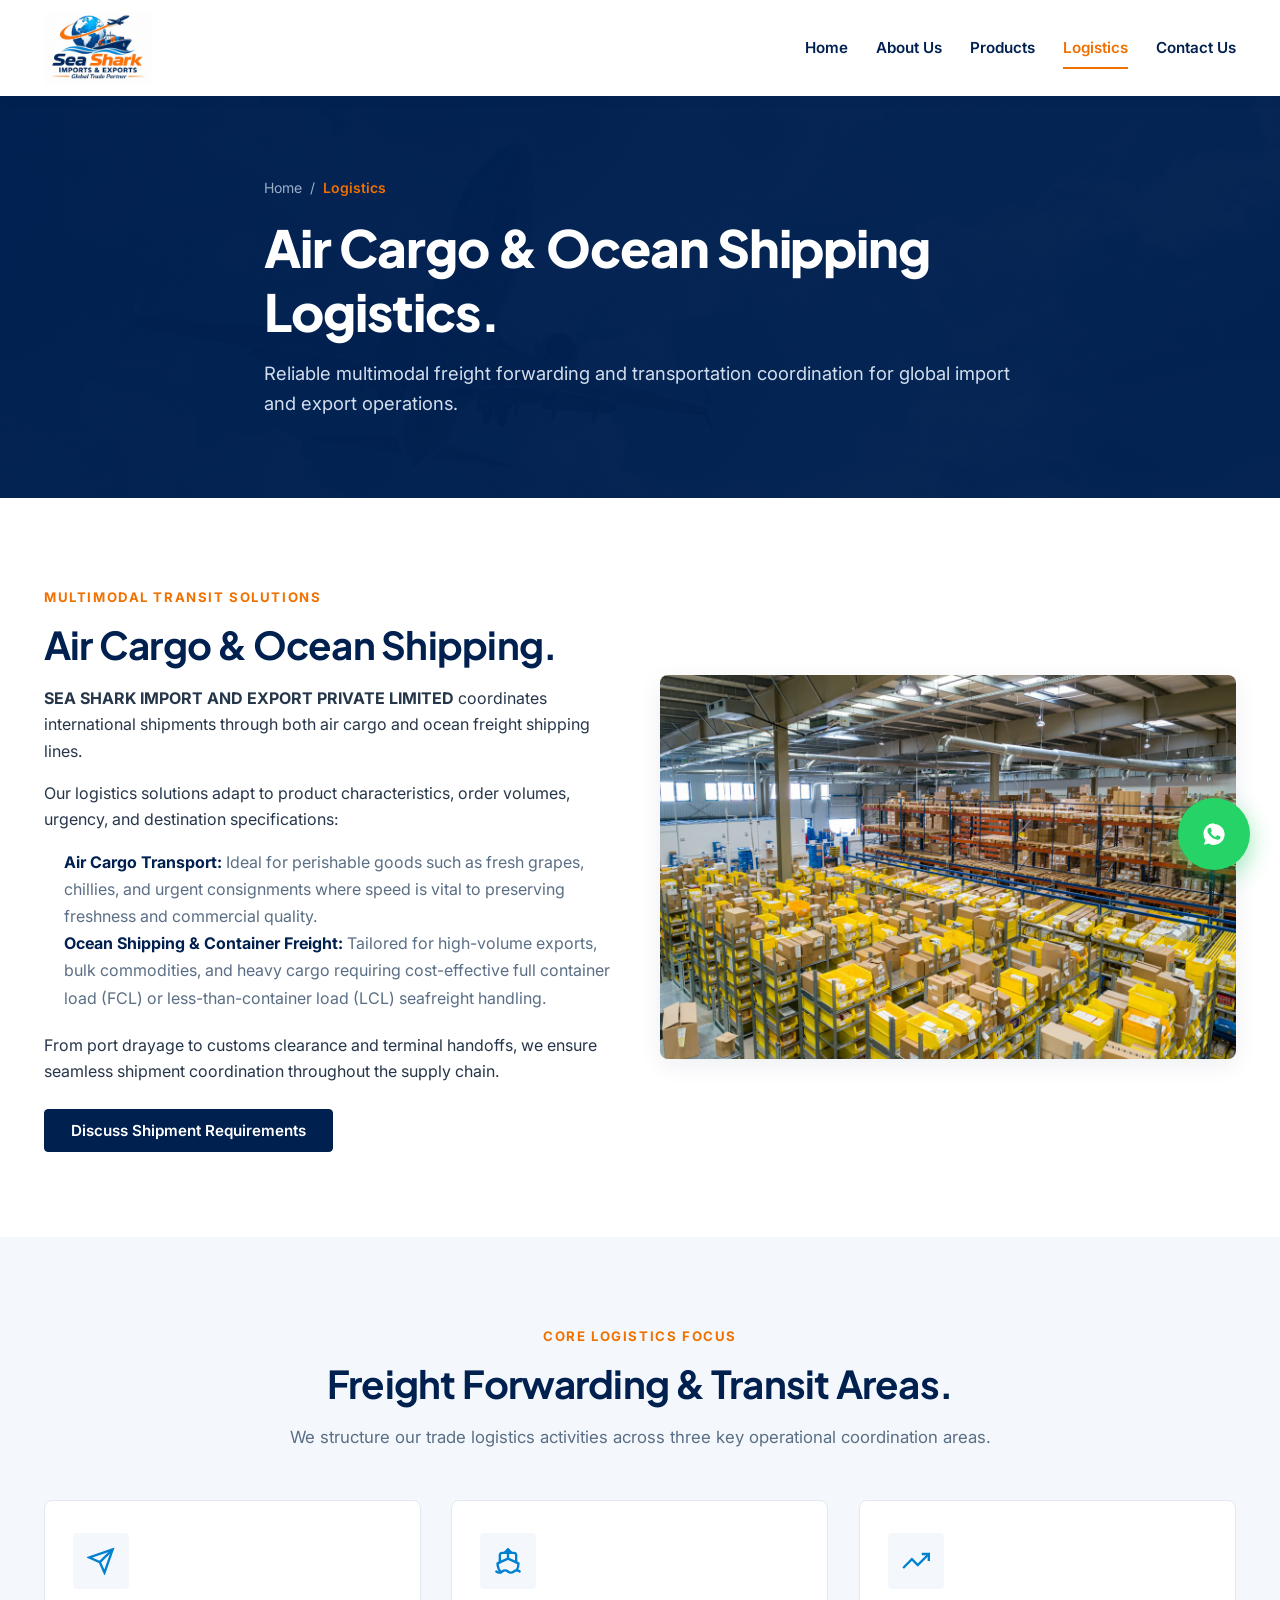
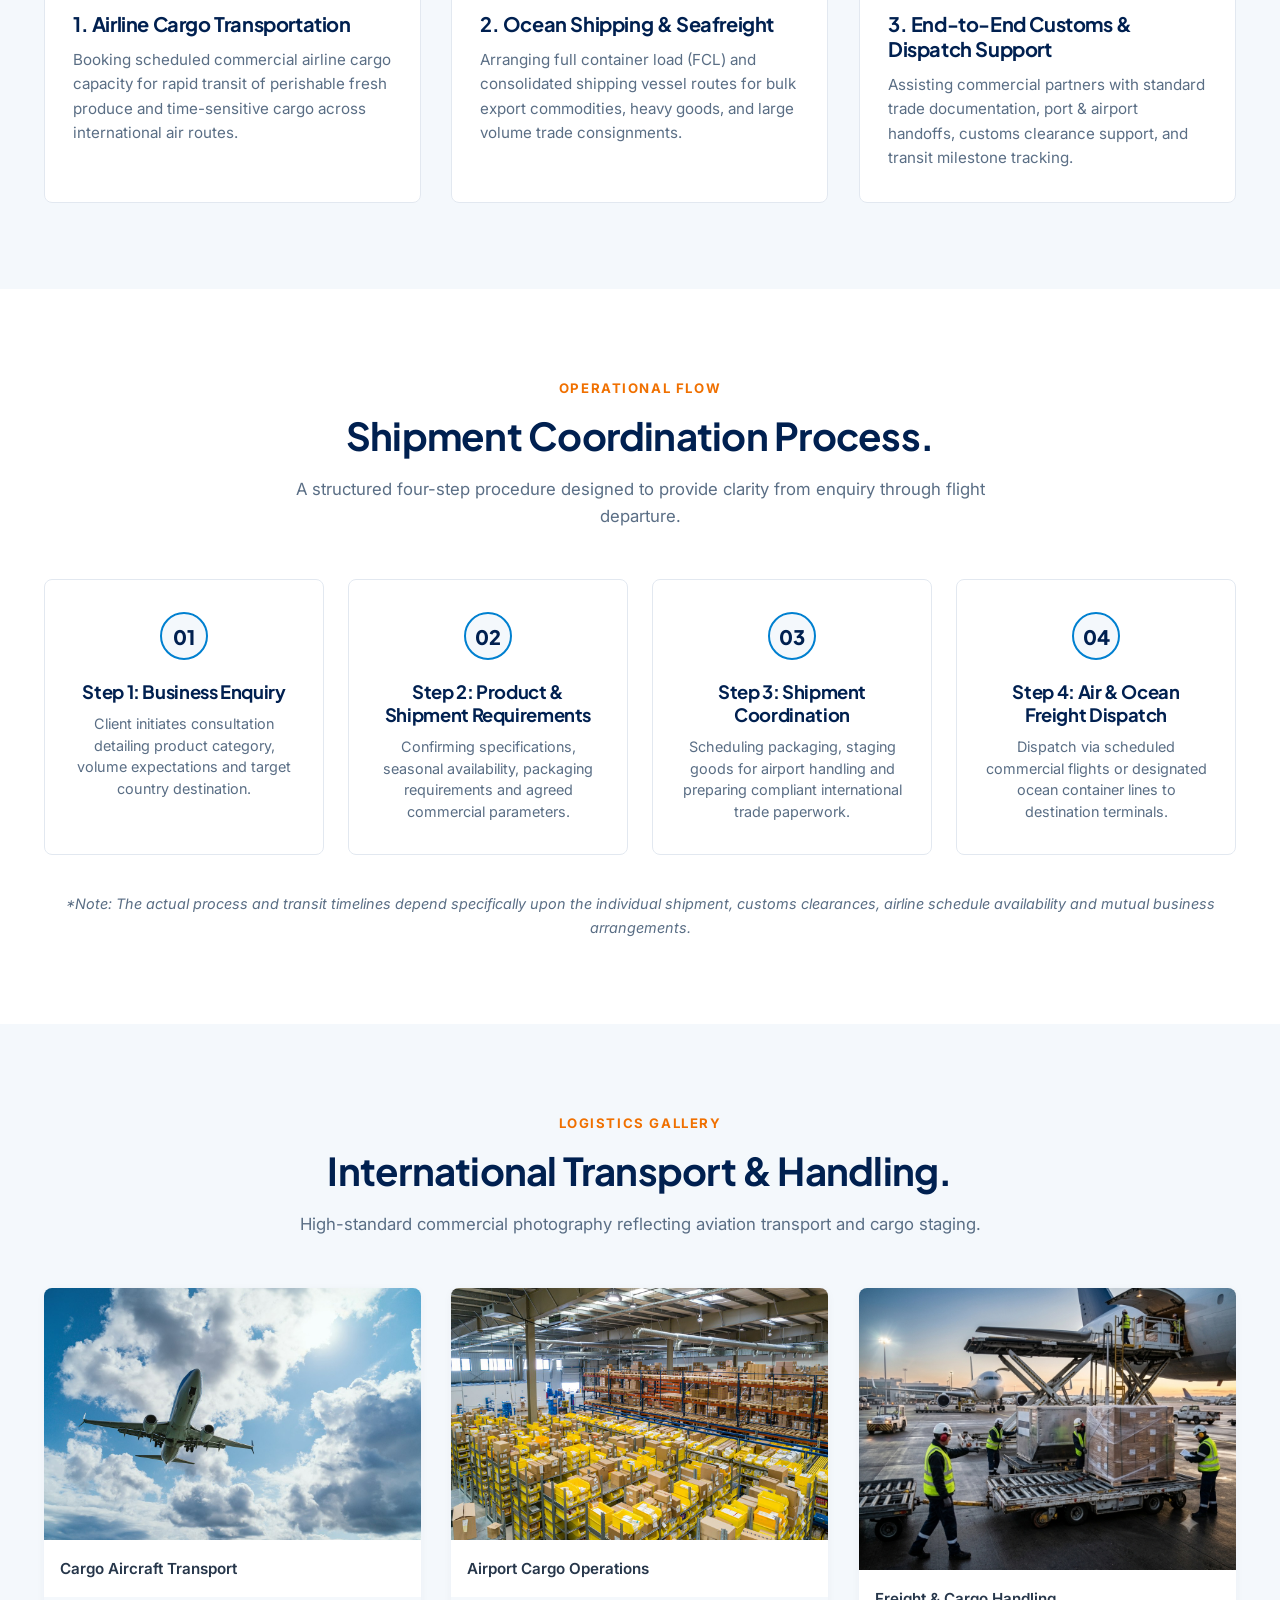
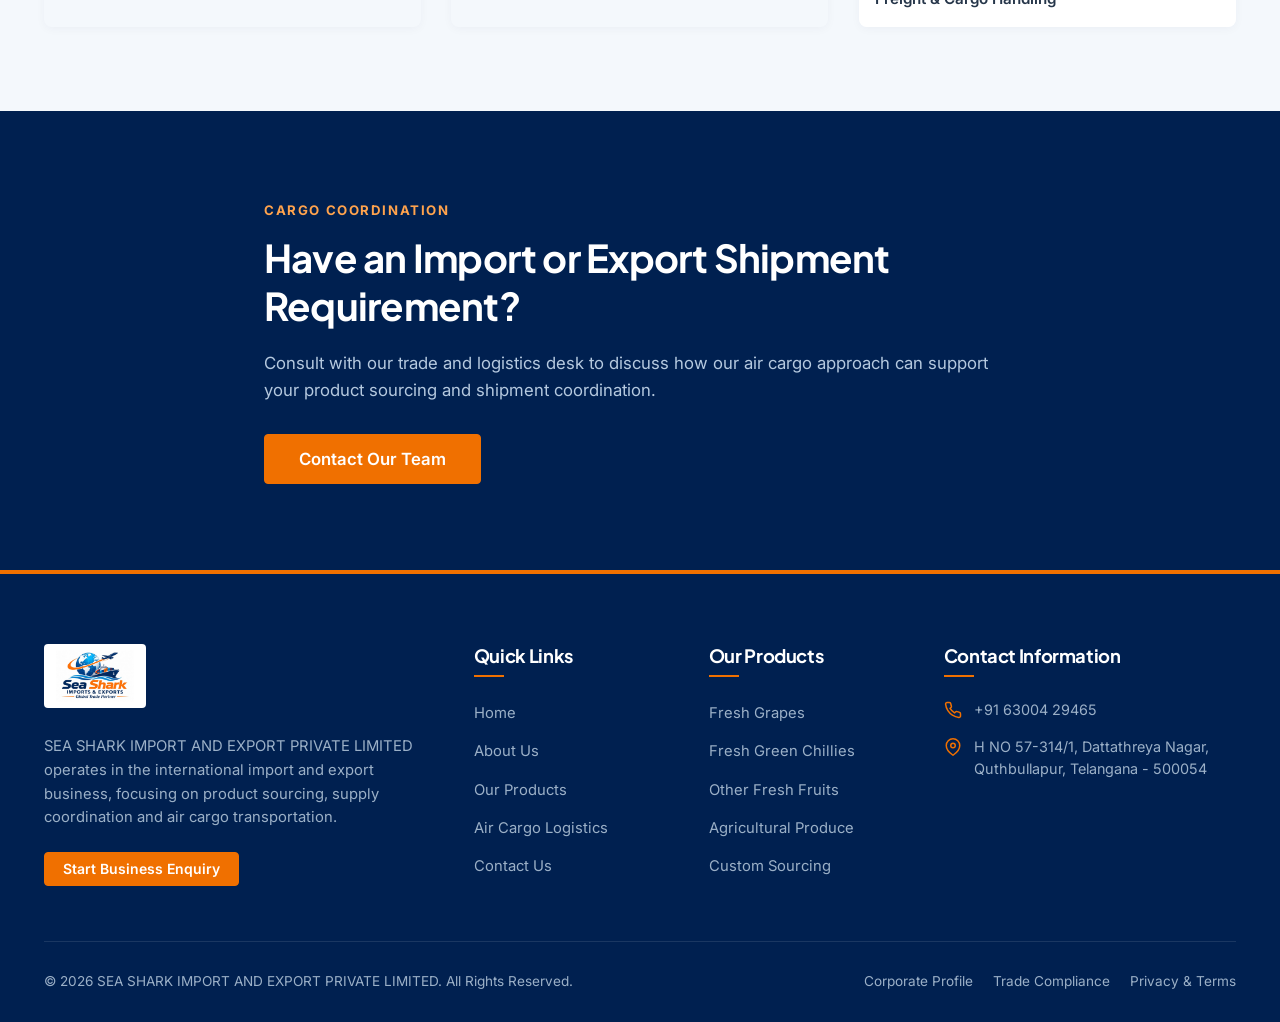
<file: logistics.html>
<!DOCTYPE html>
<html lang="en">
<head>
  <meta charset="UTF-8">
  <meta name="viewport" content="width=device-width, initial-scale=1.0">
  <title>Air Cargo &amp; Logistics | SEA SHARK Import &amp; Export</title>
  <meta name="description" content="Learn about the air cargo transportation approach supporting SEA SHARK's international import and export shipments.">
  <meta name="keywords" content="Air Cargo &amp; Logistics, SEA SHARK IMPORT AND EXPORT PRIVATE LIMITED, Airline Cargo Transportation, International Air Freight, Fresh Produce Logistics, Airport Cargo Coordination">
  <meta name="robots" content="index, follow">
  <link rel="canonical" href="https://www.seashark.example.com/logistics.html">

  <!-- Open Graph -->
  <meta property="og:type" content="website">
  <meta property="og:url" content="https://www.seashark.example.com/logistics.html">
  <meta property="og:title" content="Air Cargo &amp; Logistics | SEA SHARK Import &amp; Export">
  <meta property="og:description" content="Learn about the air cargo transportation approach supporting SEA SHARK's international import and export shipments.">
  <meta property="og:image" content="assets/images/logistics/air-cargo.jpg">

  <!-- Favicon -->
  <link rel="icon" type="image/svg+xml" href="assets/images/favicon.svg">

  <!-- Typography -->
  <link rel="preconnect" href="https://fonts.googleapis.com">
  <link rel="preconnect" href="https://fonts.gstatic.com" crossorigin>
  <link href="https://fonts.googleapis.com/css2?family=Inter:wght@400;500;600;700&family=Plus+Jakarta+Sans:wght@600;700;800&display=swap" rel="stylesheet">

  <!-- Stylesheets -->
  <link rel="stylesheet" href="css/style.css">
  <link rel="stylesheet" href="css/responsive.css">
  <link rel="stylesheet" href="css/animations.css">

  <!-- Schema.org -->
  <script type="application/ld+json">
  {
    "@context": "https://schema.org",
    "@type": "Service",
    "name": "Air Cargo Transportation & Logistics Coordination",
    "provider": {
      "@type": "Organization",
      "name": "SEA SHARK IMPORT AND EXPORT PRIVATE LIMITED"
    },
    "description": "Coordination of international import and export shipments via airline cargo networks."
  }
  </script>
</head>
<body>

  <!-- ==================== HEADER ==================== -->
  <header class="site-header">
    <div class="container nav-container">
      <a href="index.html" class="site-logo" aria-label="SEA SHARK Home">
        <img src="assets/images/logo.jpg" alt="SEA SHARK Logo" width="220" height="48">
      </a>

      <div class="nav-menu-wrapper" id="primaryNavigation">
        <nav class="nav-links" aria-label="Main Navigation">
          <a href="index.html" class="nav-link">Home</a>
          <a href="about.html" class="nav-link">About Us</a>
          <a href="products.html" class="nav-link">Products</a>
          <a href="logistics.html" class="nav-link active">Logistics</a>
          <a href="contact.html" class="nav-link">Contact Us</a>
        </nav>
      </div>

      <button class="mobile-toggle" aria-label="Toggle mobile menu" aria-expanded="false" aria-controls="primaryNavigation">
        <span></span>
        <span></span>
        <span></span>
      </button>
    </div>
  </header>

  <!-- ==================== MAIN CONTENT ==================== -->
  <main id="mainContent">

    <!-- SECTION 1: LOGISTICS HERO -->
    <section class="page-hero" aria-label="Logistics Page Hero">
      <img src="assets/images/logistics/air-cargo.jpg" alt="Commercial air cargo and ocean shipping logistics" class="page-hero-bg" width="1200" height="600" fetchpriority="high">
      <div class="page-hero-overlay"></div>
      <div class="container page-hero-content">
        <nav class="breadcrumb" aria-label="Breadcrumb">
          <a href="index.html">Home</a>
          <span>/</span>
          <span class="current">Logistics</span>
        </nav>
        <h1>Air Cargo &amp; Ocean Shipping Logistics.</h1>
        <p>Reliable multimodal freight forwarding and transportation coordination for global import and export operations.</p>
      </div>
    </section>

    <!-- SECTION 2: OUR TRANSPORTATION APPROACH -->
    <section class="section section-bg-white" aria-labelledby="transApproachHeading">
      <div class="container">
        <div class="grid-2">
          <div class="reveal">
            <span class="section-eyebrow">Multimodal Transit Solutions</span>
            <h2 id="transApproachHeading" class="section-title">Air Cargo &amp; Ocean Shipping.</h2>
            <p><strong>SEA SHARK IMPORT AND EXPORT PRIVATE LIMITED</strong> coordinates international shipments through both air cargo and ocean freight shipping lines.</p>
            <p>Our logistics solutions adapt to product characteristics, order volumes, urgency, and destination specifications:</p>
            <ul style="margin: 16px 0 20px 20px; line-height: 1.7; color: var(--color-muted-text);">
              <li><strong style="color: var(--color-primary-navy);">Air Cargo Transport:</strong> Ideal for perishable goods such as fresh grapes, chillies, and urgent consignments where speed is vital to preserving freshness and commercial quality.</li>
              <li><strong style="color: var(--color-primary-navy);">Ocean Shipping &amp; Container Freight:</strong> Tailored for high-volume exports, bulk commodities, and heavy cargo requiring cost-effective full container load (FCL) or less-than-container load (LCL) seafreight handling.</li>
            </ul>
            <p>From port drayage to customs clearance and terminal handoffs, we ensure seamless shipment coordination throughout the supply chain.</p>
            <div style="margin-top: 24px;">
              <a href="contact.html?type=Logistics%20Enquiry" class="btn btn-secondary">Discuss Shipment Requirements</a>
            </div>
          </div>

          <div class="reveal reveal-delay-1">
            <div style="border-radius: var(--radius-md); overflow: hidden; box-shadow: var(--shadow-card);">
              <img src="assets/images/logistics/airport-cargo.jpg" alt="Airport freight pallets and logistics operations" width="800" height="540" loading="lazy">
            </div>
          </div>
        </div>
      </div>
    </section>

    <!-- SECTION 3: AIR & OCEAN LOGISTICS SERVICES OVERVIEW -->
    <section class="section section-bg-light" aria-labelledby="cargoOverviewHeading">
      <div class="container">
        <div class="section-header reveal">
          <span class="section-eyebrow">Core Logistics Focus</span>
          <h2 id="cargoOverviewHeading" class="section-title">Freight Forwarding &amp; Transit Areas.</h2>
          <p class="section-desc">We structure our trade logistics activities across three key operational coordination areas.</p>
        </div>

        <div class="grid-3">
          <div class="feature-card reveal">
            <div class="feature-icon-wrap">
              <svg viewBox="0 0 24 24" fill="none" stroke="currentColor" stroke-width="2"><path d="M22 2L11 13"/><polygon points="22 2 15 22 11 13 2 9 22 2"/></svg>
            </div>
            <h3>1. Airline Cargo Transportation</h3>
            <p>Booking scheduled commercial airline cargo capacity for rapid transit of perishable fresh produce and time-sensitive cargo across international air routes.</p>
          </div>

          <div class="feature-card reveal reveal-delay-1">
            <div class="feature-icon-wrap">
              <svg viewBox="0 0 24 24" fill="none" stroke="currentColor" stroke-width="2" stroke-linecap="round" stroke-linejoin="round">
                <path d="M2 21c.6.5 1.2 1 2.5 1 2.5 0 2.5-2 5-2 1.3 0 1.9.5 2.5 1 .6.5 1.2 1 2.5 1 2.5 0 2.5-2 5-2 1.3 0 1.9.5 2.5 1"></path>
                <path d="M19.38 20A11.6 11.6 0 0 0 21 14l-9-4-9 4c0 2.9.94 5.34 2.81 7.76"></path>
                <path d="M19 13V7a2 2 0 0 0-2-2H7a2 2 0 0 0-2 2v6"></path>
                <path d="M12 10V2"></path>
                <path d="M12 2l3 3h-6l3-3z"></path>
              </svg>
            </div>
            <h3>2. Ocean Shipping &amp; Seafreight</h3>
            <p>Arranging full container load (FCL) and consolidated shipping vessel routes for bulk export commodities, heavy goods, and large volume trade consignments.</p>
          </div>

          <div class="feature-card reveal reveal-delay-2">
            <div class="feature-icon-wrap">
              <svg viewBox="0 0 24 24" fill="none" stroke="currentColor" stroke-width="2"><polyline points="23 6 13.5 15.5 8.5 10.5 1 18"></polyline><polyline points="17 6 23 6 23 12"></polyline></svg>
            </div>
            <h3>3. End-to-End Customs &amp; Dispatch Support</h3>
            <p>Assisting commercial partners with standard trade documentation, port &amp; airport handoffs, customs clearance support, and transit milestone tracking.</p>
          </div>
        </div>
      </div>
    </section>

    <!-- SECTION 4: SHIPMENT PROCESS -->
    <section class="section section-bg-white" aria-labelledby="processHeading">
      <div class="container">
        <div class="section-header reveal">
          <span class="section-eyebrow">Operational Flow</span>
          <h2 id="processHeading" class="section-title">Shipment Coordination Process.</h2>
          <p class="section-desc">A structured four-step procedure designed to provide clarity from enquiry through flight departure.</p>
        </div>

        <div class="grid-4">
          <!-- Step 1 -->
          <div class="step-card reveal">
            <div class="step-number">01</div>
            <h3>Step 1: Business Enquiry</h3>
            <p>Client initiates consultation detailing product category, volume expectations and target country destination.</p>
          </div>

          <!-- Step 2 -->
          <div class="step-card reveal reveal-delay-1">
            <div class="step-number">02</div>
            <h3>Step 2: Product &amp; Shipment Requirements</h3>
            <p>Confirming specifications, seasonal availability, packaging requirements and agreed commercial parameters.</p>
          </div>

          <!-- Step 3 -->
          <div class="step-card reveal reveal-delay-2">
            <div class="step-number">03</div>
            <h3>Step 3: Shipment Coordination</h3>
            <p>Scheduling packaging, staging goods for airport handling and preparing compliant international trade paperwork.</p>
          </div>

          <!-- Step 4 -->
          <div class="step-card reveal reveal-delay-3">
            <div class="step-number">04</div>
            <h3>Step 4: Air &amp; Ocean Freight Dispatch</h3>
            <p>Dispatch via scheduled commercial flights or designated ocean container lines to destination terminals.</p>
          </div>
        </div>

        <p style="text-align: center; margin-top: 36px; font-size: 0.9rem; color: var(--color-muted-text);" class="reveal">
          <em>*Note: The actual process and transit timelines depend specifically upon the individual shipment, customs clearances, airline schedule availability and mutual business arrangements.</em>
        </p>
      </div>
    </section>

    <!-- SECTION 5: LOGISTICS IMAGE GALLERY -->
    <section class="section section-bg-light" aria-labelledby="galleryHeading">
      <div class="container">
        <div class="section-header reveal">
          <span class="section-eyebrow">Logistics Gallery</span>
          <h2 id="galleryHeading" class="section-title">International Transport &amp; Handling.</h2>
          <p class="section-desc">High-standard commercial photography reflecting aviation transport and cargo staging.</p>
        </div>

        <div class="grid-3">
          <div class="reveal" style="border-radius: var(--radius-md); overflow: hidden; box-shadow: var(--shadow-subtle);">
            <img src="assets/images/logistics/air-cargo.jpg" alt="Cargo aircraft on runway" width="600" height="400" loading="lazy">
            <div style="padding: 16px; background: var(--color-white); font-weight: 600; font-size: 0.95rem;">Cargo Aircraft Transport</div>
          </div>
          <div class="reveal reveal-delay-1" style="border-radius: var(--radius-md); overflow: hidden; box-shadow: var(--shadow-subtle);">
            <img src="assets/images/logistics/airport-cargo.jpg" alt="Airport cargo operations and palletizing" width="600" height="400" loading="lazy">
            <div style="padding: 16px; background: var(--color-white); font-weight: 600; font-size: 0.95rem;">Airport Cargo Operations</div>
          </div>
          <div class="reveal reveal-delay-2" style="border-radius: var(--radius-md); overflow: hidden; box-shadow: var(--shadow-subtle);">
            <img src="assets/images/logistics/freight-handling.jpg" alt="Freight staging and transit handling" width="600" height="400" loading="lazy">
            <div style="padding: 16px; background: var(--color-white); font-weight: 600; font-size: 0.95rem;">Freight &amp; Cargo Handling</div>
          </div>
        </div>
      </div>
    </section>

    <!-- SECTION 6: LOGISTICS ENQUIRY CTA -->
    <section class="section section-bg-navy" aria-labelledby="logisticsCtaHeading">
      <div class="container text-center" style="max-width: 800px; margin: 0 auto;">
        <div class="reveal">
          <span class="section-eyebrow" style="color: #FFA34D;">Cargo Coordination</span>
          <h2 id="logisticsCtaHeading" style="color: #FFFFFF; margin-bottom: 20px;">Have an Import or Export Shipment Requirement?</h2>
          <p class="section-desc" style="margin-bottom: 30px;">
            Consult with our trade and logistics desk to discuss how our air cargo approach can support your product sourcing and shipment coordination.
          </p>
          <a href="contact.html?type=Logistics%20Enquiry" class="btn btn-primary btn-lg">Contact Our Team</a>
        </div>
      </div>
    </section>

  </main>

  <!-- ==================== FLOATING WHATSAPP ==================== -->
  <a href="#" class="floating-whatsapp" aria-label="Chat with SEA SHARK on WhatsApp" role="button">
    <svg viewBox="0 0 24 24">
      <path d="M12.031 6.172c-3.181 0-5.767 2.586-5.768 5.766-.001 1.298.38 2.27 1.019 3.287l-.711 2.598 2.664-.698c.99.54 1.787.828 2.796.828 3.182 0 5.77-2.587 5.77-5.766 0-3.18-2.588-5.615-5.77-5.615zm3.411 8.167c-.145.408-.847.781-1.173.83-.326.049-.752.067-2.193-.526-1.737-.714-2.839-2.483-2.925-2.597-.087-.114-.707-.94-.707-1.792 0-.852.447-1.272.607-1.445.16-.173.348-.217.464-.217.116 0 .232.002.333.007.106.005.249-.04.389.297.145.348.493 1.202.536 1.29.043.087.072.188.014.304-.058.116-.087.188-.174.289-.087.101-.184.227-.263.305-.088.087-.18.182-.077.358.102.176.454.748.974 1.212.671.597 1.237.782 1.411.869.174.087.275.072.377-.044.101-.116.435-.507.551-.681.116-.174.232-.145.391-.087.16.058 1.014.478 1.188.565.174.087.29.13.333.203.043.073.043.422-.102.83z"/>
    </svg>
    <span class="whatsapp-tooltip">Chat with our Trade Desk</span>
  </a>

  <!-- ==================== FOOTER ==================== -->
  <footer class="site-footer">
    <div class="container">
      <div class="footer-grid">
        <div class="footer-col">
          <a href="index.html" class="footer-brand-logo" aria-label="SEA SHARK Home">
            <img src="assets/images/logo.jpg" alt="SEA SHARK Logo White" width="220" height="48">
          </a>
          <p class="footer-intro">
            SEA SHARK IMPORT AND EXPORT PRIVATE LIMITED operates in the international import and export business, focusing on product sourcing, supply coordination and air cargo transportation.
          </p>
          <div>
            <a href="contact.html" class="btn btn-primary btn-sm">Start Business Enquiry</a>
          </div>
        </div>

        <div class="footer-col">
          <h4>Quick Links</h4>
          <ul class="footer-links-list">
            <li><a href="index.html">Home</a></li>
            <li><a href="about.html">About Us</a></li>
            <li><a href="products.html">Our Products</a></li>
            <li><a href="logistics.html">Air Cargo Logistics</a></li>
            <li><a href="contact.html">Contact Us</a></li>
          </ul>
        </div>

        <div class="footer-col">
          <h4>Our Products</h4>
          <ul class="footer-links-list">
            <li><a href="products.html#grapes">Fresh Grapes</a></li>
            <li><a href="products.html#chillies">Fresh Green Chillies</a></li>
            <li><a href="products.html#produce">Other Fresh Fruits</a></li>
            <li><a href="products.html#produce">Agricultural Produce</a></li>
            <li><a href="contact.html?type=Product%20Enquiry">Custom Sourcing</a></li>
          </ul>
        </div>

        <div class="footer-col">
          <h4>Contact Information</h4>
          <ul class="footer-contact-list">
            <li>
              <svg viewBox="0 0 24 24" fill="none" stroke="currentColor" stroke-width="2"><path d="M22 16.92v3a2 2 0 0 1-2.18 2 19.79 19.79 0 0 1-8.63-3.07 19.5 19.5 0 0 1-6-6 19.79 19.79 0 0 1-3.07-8.67A2 2 0 0 1 4.11 2h3a2 2 0 0 1 2 1.72 12.84 12.84 0 0 0 .7 2.81 2 2 0 0 1-.45 2.11L8.09 9.91a16 16 0 0 0 6 6l1.27-1.27a2 2 0 0 1 2.11-.45 12.84 12.84 0 0 0 2.81.7A2 2 0 0 1 22 16.92z"></path></svg>
              <span><a href="tel:+916300429465" style="color: inherit; text-decoration: none;">+91 63004 29465</a></span>
            </li>
            <li>
              <svg viewBox="0 0 24 24" fill="none" stroke="currentColor" stroke-width="2"><path d="M21 10c0 7-9 13-9 13s-9-6-9-13a9 9 0 0 1 18 0z"></path><circle cx="12" cy="10" r="3"></circle></svg>
              <span>H NO 57-314/1, Dattathreya Nagar, Quthbullapur, Telangana - 500054</span>
            </li>
          </ul>
        </div>
      </div>

      <div class="footer-bottom">
        <div>
          &copy; <span id="currentYear">2026</span> SEA SHARK IMPORT AND EXPORT PRIVATE LIMITED. All Rights Reserved.
        </div>
        <div class="footer-bottom-links">
          <a href="about.html">Corporate Profile</a>
          <a href="contact.html">Trade Compliance</a>
          <a href="contact.html">Privacy &amp; Terms</a>
        </div>
      </div>
    </div>
  </footer>

  <script src="js/main.js" defer></script>
  <script>
    document.getElementById('currentYear').textContent = new Date().getFullYear();
  </script>
</body>
</html>
</file>
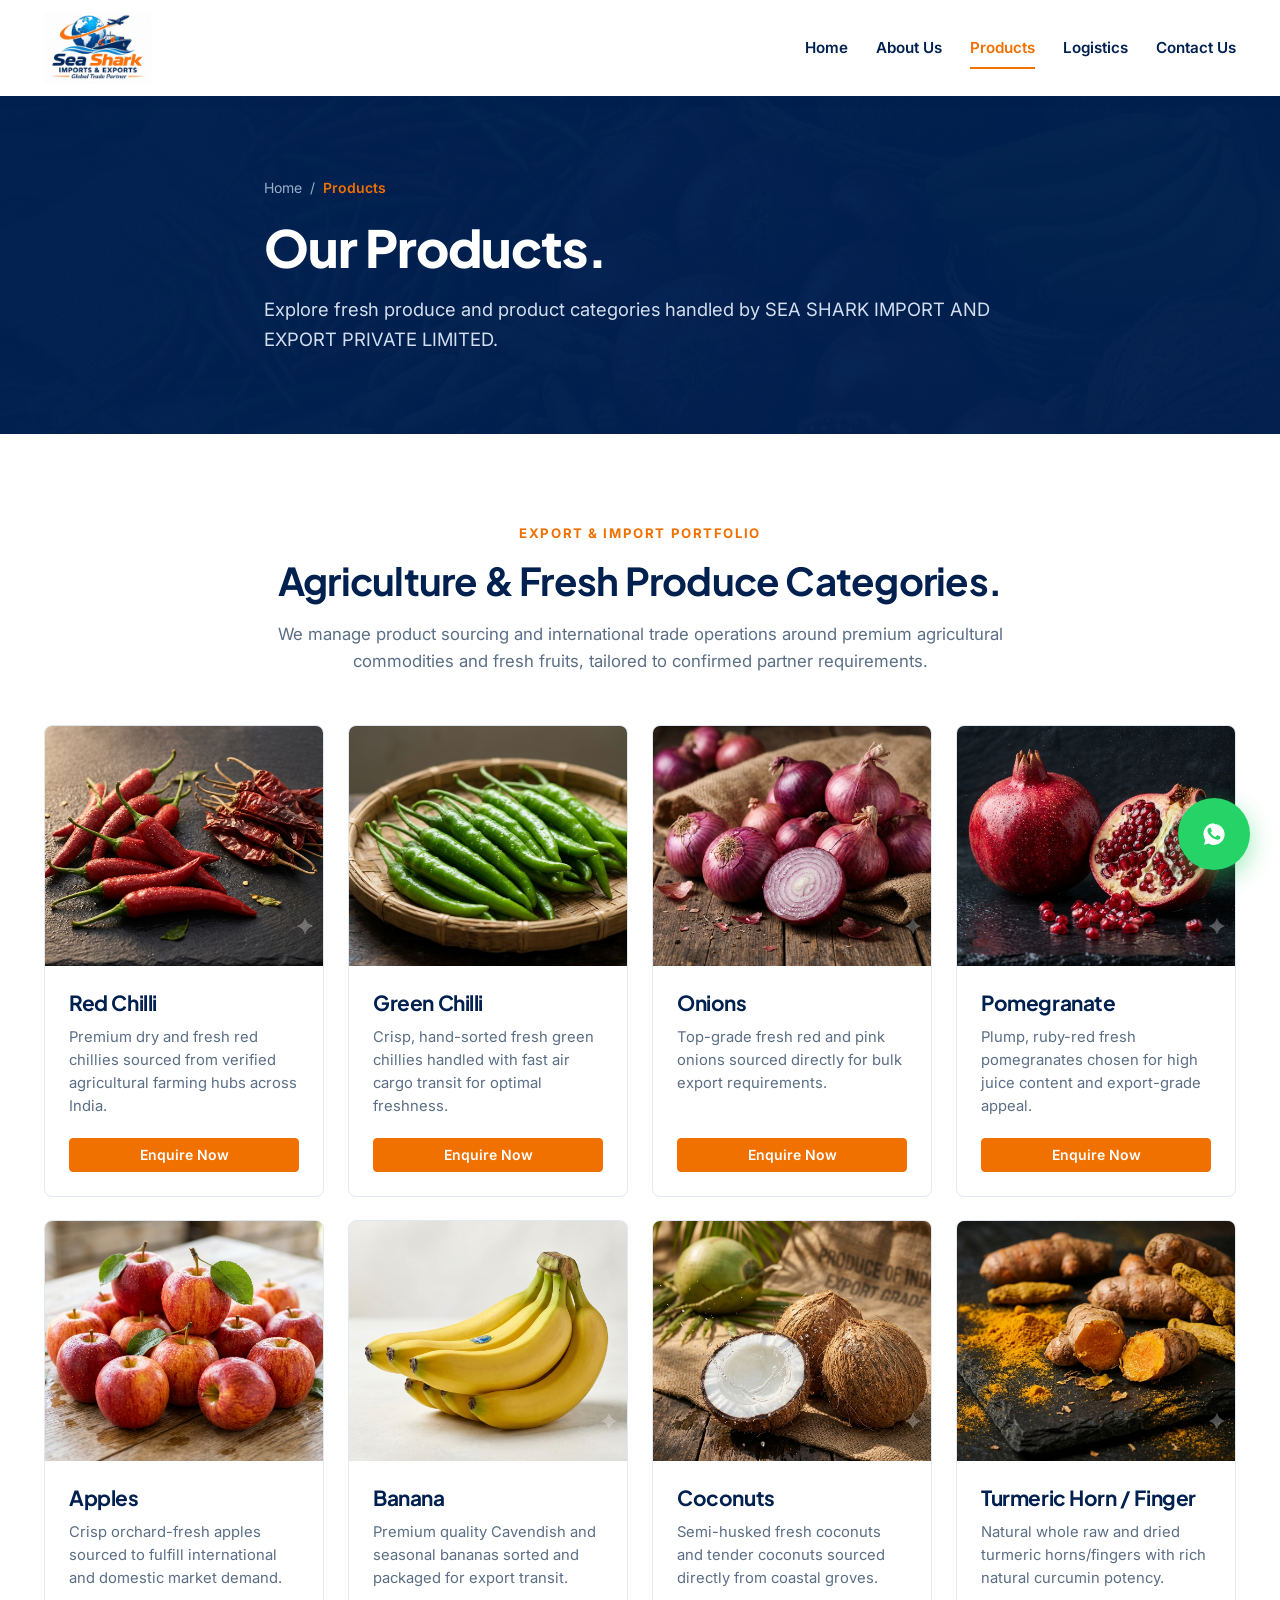
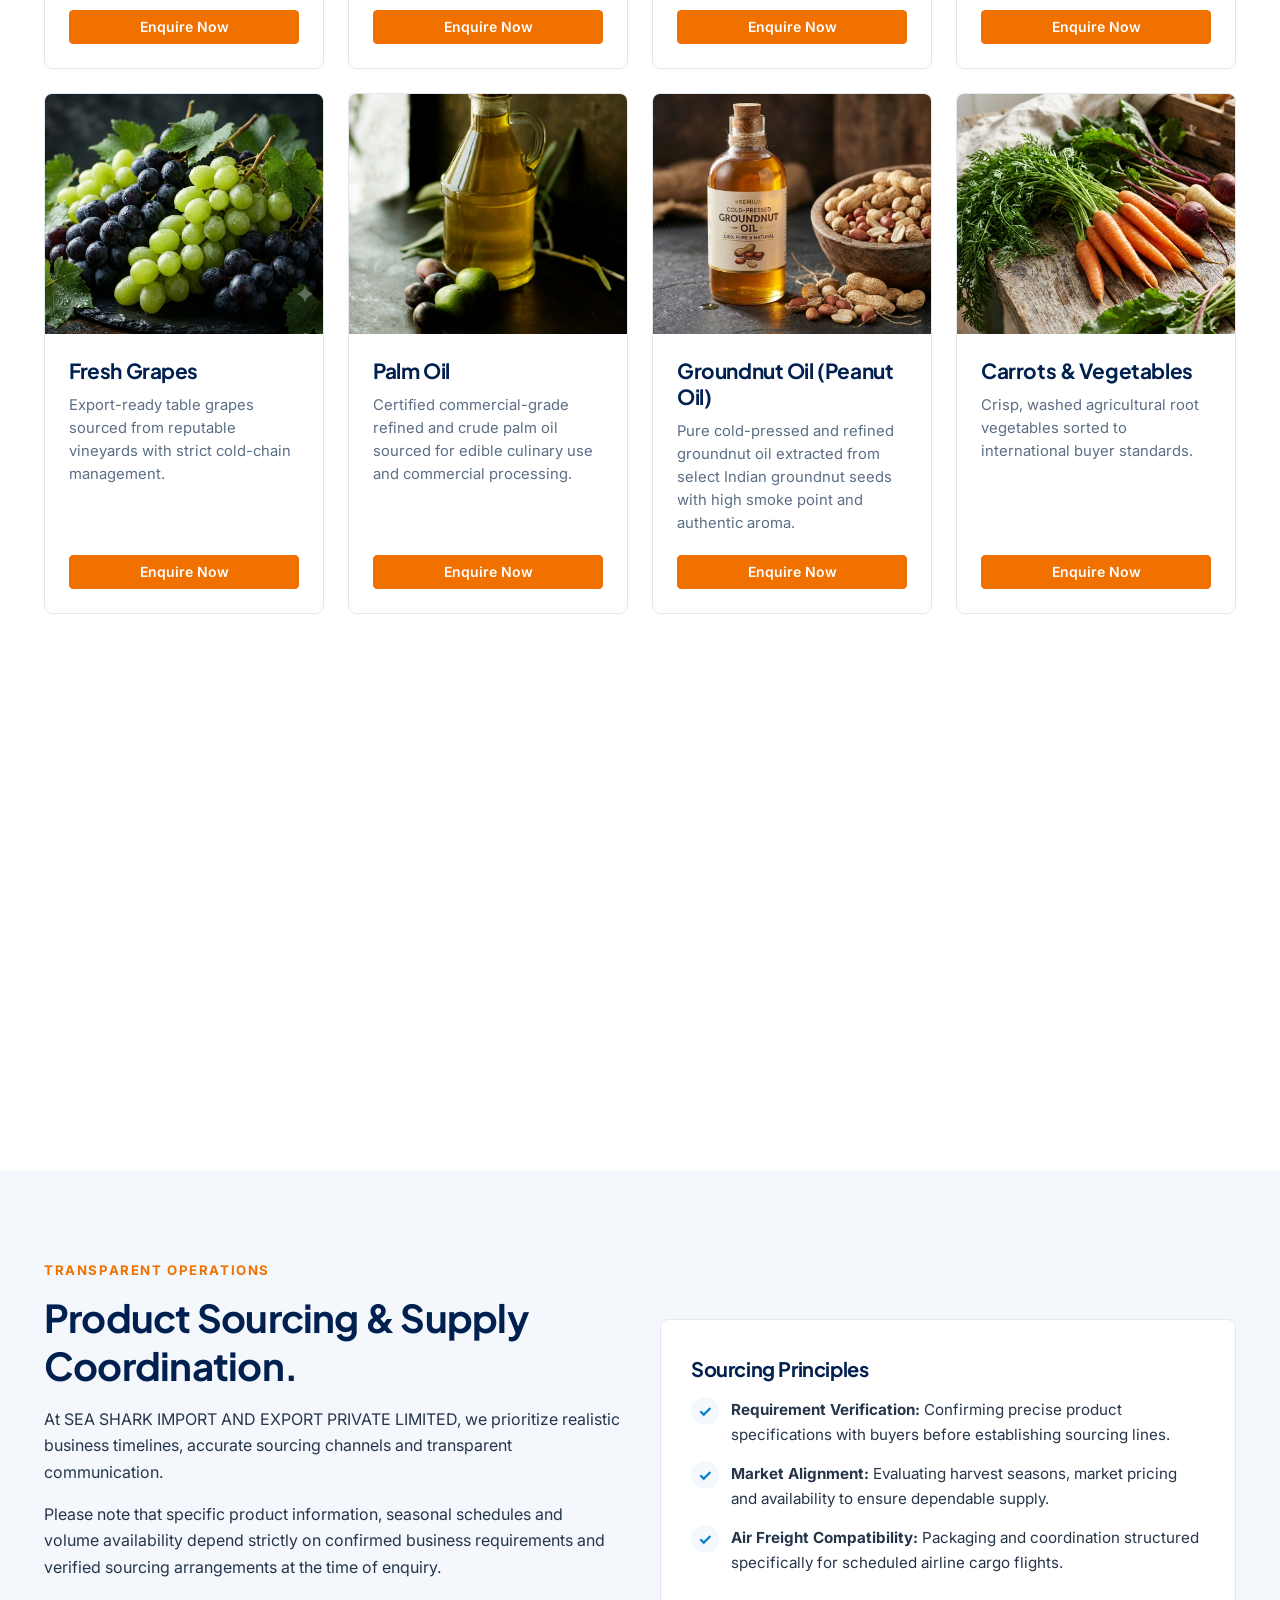
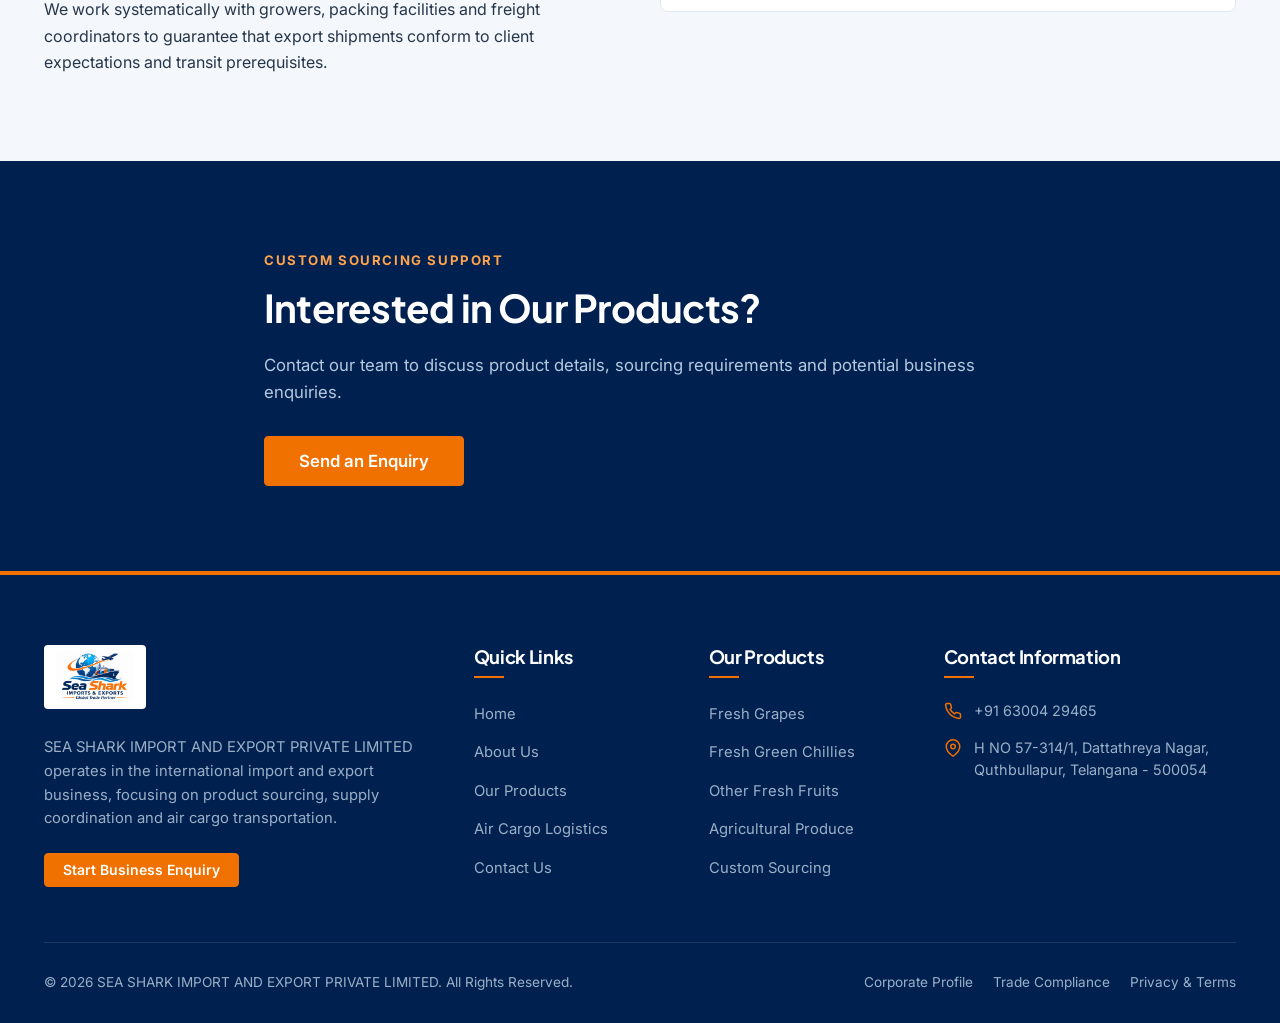
<file: products.html>
<!DOCTYPE html>
<html lang="en">
<head>
  <meta charset="UTF-8">
  <meta name="viewport" content="width=device-width, initial-scale=1.0">
  <title>Our Products | SEA SHARK Import &amp; Export</title>
  <meta name="description" content="Explore grapes, green chillies and other fresh produce categories handled by SEA SHARK IMPORT AND EXPORT PRIVATE LIMITED.">
  <meta name="keywords" content="Our Products, SEA SHARK IMPORT AND EXPORT PRIVATE LIMITED, Fresh Grapes Export, Green Chillies Export, Fresh Produce Trading, Agricultural Produce India, Fresh Fruits Exporter">
  <meta name="robots" content="index, follow">
  <link rel="canonical" href="https://www.seashark.example.com/products.html">

  <!-- Open Graph -->
  <meta property="og:type" content="website">
  <meta property="og:url" content="https://www.seashark.example.com/products.html">
  <meta property="og:title" content="Our Products | SEA SHARK Import &amp; Export">
  <meta property="og:description" content="Explore grapes, green chillies and other fresh produce categories handled by SEA SHARK IMPORT AND EXPORT PRIVATE LIMITED.">
  <meta property="og:image" content="assets/images/products/fresh_Indian_agriculture.png">

  <!-- Favicon -->
  <link rel="icon" type="image/svg+xml" href="assets/images/favicon.svg">

  <!-- Typography -->
  <link rel="preconnect" href="https://fonts.googleapis.com">
  <link rel="preconnect" href="https://fonts.gstatic.com" crossorigin>
  <link href="https://fonts.googleapis.com/css2?family=Inter:wght@400;500;600;700&family=Plus+Jakarta+Sans:wght@600;700;800&display=swap" rel="stylesheet">

  <!-- Stylesheets -->
  <link rel="stylesheet" href="css/style.css">
  <link rel="stylesheet" href="css/responsive.css">
  <link rel="stylesheet" href="css/animations.css">

  <!-- Schema.org Product List -->
  <script type="application/ld+json">
  {
    "@context": "https://schema.org",
    "@type": "ItemList",
    "name": "Export & Sourcing Products of SEA SHARK IMPORT AND EXPORT PRIVATE LIMITED",
    "itemListElement": [
      {
        "@type": "Product",
        "position": 1,
        "name": "Fresh Grapes",
        "description": "Fresh grapes category handled as part of product sourcing and import/export business activities."
      },
      {
        "@type": "Product",
        "position": 2,
        "name": "Fresh Green Chillies",
        "description": "Fresh green chillies handled as part of agricultural produce category."
      },
      {
        "@type": "Product",
        "position": 3,
        "name": "Other Fresh Fruits & Produce",
        "description": "Broader fresh produce categories handled based on seasonal business requirements and availability."
      }
    ]
  }
  </script>
</head>
<body>

  <!-- ==================== HEADER ==================== -->
  <header class="site-header">
    <div class="container nav-container">
      <a href="index.html" class="site-logo" aria-label="SEA SHARK Home">
        <img src="assets/images/logo.jpg" alt="SEA SHARK Logo" width="220" height="48">
      </a>

      <div class="nav-menu-wrapper" id="primaryNavigation">
        <nav class="nav-links" aria-label="Main Navigation">
          <a href="index.html" class="nav-link">Home</a>
          <a href="about.html" class="nav-link">About Us</a>
          <a href="products.html" class="nav-link active">Products</a>
          <a href="logistics.html" class="nav-link">Logistics</a>
          <a href="contact.html" class="nav-link">Contact Us</a>
        </nav>
      </div>

      <button class="mobile-toggle" aria-label="Toggle mobile menu" aria-expanded="false" aria-controls="primaryNavigation">
        <span></span>
        <span></span>
        <span></span>
      </button>
    </div>
  </header>

  <!-- ==================== MAIN CONTENT ==================== -->
  <main id="mainContent">

    <!-- SECTION 1: PRODUCTS HERO -->
    <section class="page-hero" aria-label="Products Page Hero">
      <img src="assets/images/products/fresh_Indian_agriculture.png" alt="Fresh agricultural produce background" class="page-hero-bg" width="1200" height="600" fetchpriority="high">
      <div class="page-hero-overlay"></div>
      <div class="container page-hero-content">
        <nav class="breadcrumb" aria-label="Breadcrumb">
          <a href="index.html">Home</a>
          <span>/</span>
          <span class="current">Products</span>
        </nav>
        <h1>Our Products.</h1>
        <p>Explore fresh produce and product categories handled by SEA SHARK IMPORT AND EXPORT PRIVATE LIMITED.</p>
      </div>
    </section>

    <!-- SECTION 2: PRODUCT CATALOGUE -->
    <section class="section section-bg-white" aria-labelledby="catalogueHeading">
      <div class="container">
        <div class="section-header reveal">
          <span class="section-eyebrow">Export &amp; Import Portfolio</span>
          <h2 id="catalogueHeading" class="section-title">Agriculture &amp; Fresh Produce Categories.</h2>
          <p class="section-desc">We manage product sourcing and international trade operations around premium agricultural commodities and fresh fruits, tailored to confirmed partner requirements.</p>
        </div>

        <div class="grid-4">
          <!-- Product 1: Red Chilli -->
          <article class="product-card reveal" id="red-chilli">
            <div class="product-image-wrap">
              <img src="assets/images/products/Red_chillies_on_dark.png" alt="Commercial grade dry and fresh red chillies" width="600" height="400" loading="lazy">
            </div>
            <div class="product-body">
              <h3>Red Chilli</h3>
              <p>Premium dry and fresh red chillies sourced from verified agricultural farming hubs across India.</p>
              <div style="margin-top: auto;">
                <a href="contact.html?product=Red%20Chilli&type=Product%20Enquiry" class="btn btn-primary btn-sm" style="width: 100%;">Enquire Now</a>
              </div>
            </div>
          </article>

          <!-- Product 2: Green Chilli -->
          <article class="product-card reveal reveal-delay-1" id="green-chilli">
            <div class="product-image-wrap">
              <img src="assets/images/products/Green_chillies_in_bamboo_tray.png" alt="Fresh green chillies for international export" width="600" height="400" loading="lazy">
            </div>
            <div class="product-body">
              <h3>Green Chilli</h3>
              <p>Crisp, hand-sorted fresh green chillies handled with fast air cargo transit for optimal freshness.</p>
              <div style="margin-top: auto;">
                <a href="contact.html?product=Green%20Chilli&type=Product%20Enquiry" class="btn btn-primary btn-sm" style="width: 100%;">Enquire Now</a>
              </div>
            </div>
          </article>

          <!-- Product 3: Fresh Onions -->
          <article class="product-card reveal reveal-delay-2" id="onions">
            <div class="product-image-wrap">
              <img src="assets/images/products/Red_onions.png" alt="Premium fresh Indian red and yellow onions" width="600" height="400" loading="lazy">
            </div>
            <div class="product-body">
              <h3>Onions</h3>
              <p>Top-grade fresh red and pink onions sourced directly for bulk export requirements.</p>
              <div style="margin-top: auto;">
                <a href="contact.html?product=Onions&type=Product%20Enquiry" class="btn btn-primary btn-sm" style="width: 100%;">Enquire Now</a>
              </div>
            </div>
          </article>

          <!-- Product 4: Pomegranate -->
          <article class="product-card reveal reveal-delay-3" id="pomegranate">
            <div class="product-image-wrap">
              <img src="assets/images/products/Pomegranates.png" alt="Fresh red pomegranate fruits for export" width="600" height="400" loading="lazy">
            </div>
            <div class="product-body">
              <h3>Pomegranate</h3>
              <p>Plump, ruby-red fresh pomegranates chosen for high juice content and export-grade appeal.</p>
              <div style="margin-top: auto;">
                <a href="contact.html?product=Pomegranate&type=Product%20Enquiry" class="btn btn-primary btn-sm" style="width: 100%;">Enquire Now</a>
              </div>
            </div>
          </article>

          <!-- Product 5: Apples -->
          <article class="product-card reveal" id="apples">
            <div class="product-image-wrap">
              <img src="assets/images/products/Apples.png" alt="Fresh orchard apples" width="600" height="400" loading="lazy">
            </div>
            <div class="product-body">
              <h3>Apples</h3>
              <p>Crisp orchard-fresh apples sourced to fulfill international and domestic market demand.</p>
              <div style="margin-top: auto;">
                <a href="contact.html?product=Apples&type=Product%20Enquiry" class="btn btn-primary btn-sm" style="width: 100%;">Enquire Now</a>
              </div>
            </div>
          </article>

          <!-- Product 6: Bananas -->
          <article class="product-card reveal reveal-delay-1" id="banana">
            <div class="product-image-wrap">
              <img src="assets/images/products/Banana.png" alt="Premium fresh green and Cavendish bananas" width="600" height="400" loading="lazy">
            </div>
            <div class="product-body">
              <h3>Banana</h3>
              <p>Premium quality Cavendish and seasonal bananas sorted and packaged for export transit.</p>
              <div style="margin-top: auto;">
                <a href="contact.html?product=Banana&type=Product%20Enquiry" class="btn btn-primary btn-sm" style="width: 100%;">Enquire Now</a>
              </div>
            </div>
          </article>

          <!-- Product 7: Coconuts -->
          <article class="product-card reveal reveal-delay-2" id="coconuts">
            <div class="product-image-wrap">
              <img src="assets/images/products/Coconuts_with_water_splash.png" alt="Fresh semi-husked and green coconuts" width="600" height="400" loading="lazy">
            </div>
            <div class="product-body">
              <h3>Coconuts</h3>
              <p>Semi-husked fresh coconuts and tender coconuts sourced directly from coastal groves.</p>
              <div style="margin-top: auto;">
                <a href="contact.html?product=Coconuts&type=Product%20Enquiry" class="btn btn-primary btn-sm" style="width: 100%;">Enquire Now</a>
              </div>
            </div>
          </article>

          <!-- Product 8: Turmeric Finger / Horn -->
          <article class="product-card reveal reveal-delay-3" id="turmeric">
            <div class="product-image-wrap">
              <img src="assets/images/products/Turmeric_roots.png" alt="Natural turmeric horn finger roots" width="600" height="400" loading="lazy">
            </div>
            <div class="product-body">
              <h3>Turmeric Horn / Finger</h3>
              <p>Natural whole raw and dried turmeric horns/fingers with rich natural curcumin potency.</p>
              <div style="margin-top: auto;">
                <a href="contact.html?product=Turmeric%20Horn&type=Product%20Enquiry" class="btn btn-primary btn-sm" style="width: 100%;">Enquire Now</a>
              </div>
            </div>
          </article>

          <!-- Product 9: Fresh Grapes -->
          <article class="product-card reveal" id="grapes">
            <div class="product-image-wrap">
              <img src="assets/images/products/grapes.png" alt="Commercial export fresh grapes" width="600" height="400" loading="lazy">
            </div>
            <div class="product-body">
              <h3>Fresh Grapes</h3>
              <p>Export-ready table grapes sourced from reputable vineyards with strict cold-chain management.</p>
              <div style="margin-top: auto;">
                <a href="contact.html?product=Fresh%20Grapes&type=Product%20Enquiry" class="btn btn-primary btn-sm" style="width: 100%;">Enquire Now</a>
              </div>
            </div>
          </article>

          <!-- Product 10: Palm Oil -->
          <article class="product-card reveal" id="palm-oil">
            <div class="product-image-wrap">
              <img src="assets/images/products/palm-oil.jpg" alt="Refined and crude palm oil export and sourcing" width="600" height="400" loading="lazy">
            </div>
            <div class="product-body">
              <h3>Palm Oil</h3>
              <p>Certified commercial-grade refined and crude palm oil sourced for edible culinary use and commercial processing.</p>
              <div style="margin-top: auto;">
                <a href="contact.html?product=Palm%20Oil&type=Product%20Enquiry" class="btn btn-primary btn-sm" style="width: 100%;">Enquire Now</a>
              </div>
            </div>
          </article>

          <!-- Product 11: Groundnut Oil -->
          <article class="product-card reveal reveal-delay-1" id="groundnut-oil">
            <div class="product-image-wrap">
              <img src="assets/images/products/groundnut-oil.jpg" alt="Cold-pressed pure groundnut peanut oil" width="600" height="400" loading="lazy">
            </div>
            <div class="product-body">
              <h3>Groundnut Oil (Peanut Oil)</h3>
              <p>Pure cold-pressed and refined groundnut oil extracted from select Indian groundnut seeds with high smoke point and authentic aroma.</p>
              <div style="margin-top: auto;">
                <a href="contact.html?product=Groundnut%20Oil&type=Product%20Enquiry" class="btn btn-primary btn-sm" style="width: 100%;">Enquire Now</a>
              </div>
            </div>
          </article>

          <!-- Product 12: Carrots & Fresh Vegetables -->
          <article class="product-card reveal reveal-delay-2" id="carrots">
            <div class="product-image-wrap">
              <img src="assets/images/products/Carrots.png" alt="Farm fresh carrots" width="600" height="400" loading="lazy">
            </div>
            <div class="product-body">
              <h3>Carrots &amp; Vegetables</h3>
              <p>Crisp, washed agricultural root vegetables sorted to international buyer standards.</p>
              <div style="margin-top: auto;">
                <a href="contact.html?product=Carrots&type=Product%20Enquiry" class="btn btn-primary btn-sm" style="width: 100%;">Enquire Now</a>
              </div>
            </div>
          </article>

          <!-- Product 13: Other Fresh Fruits & Produce -->
          <article class="product-card reveal reveal-delay-3" id="produce">
            <div class="product-image-wrap">
              <img src="assets/images/products/fresh_Indian_agriculture.png" alt="Assorted agricultural produce and fruits" width="600" height="400" loading="lazy">
            </div>
            <div class="product-body">
              <h3>Other Fresh Produce</h3>
              <p>Broad sourcing capability spanning seasonal fruits, pulses and agricultural commodities.</p>
              <div style="margin-top: auto;">
                <a href="contact.html?product=Other%20Produce&type=Product%20Enquiry" class="btn btn-primary btn-sm" style="width: 100%;">Enquire Now</a>
              </div>
            </div>
          </article>
        </div>
      </div>
    </section>

    <!-- SECTION 3: PRODUCT SOURCING & SUPPLY EXPLANATION -->
    <section class="section section-bg-light" aria-labelledby="sourcingHeading">
      <div class="container">
        <div class="grid-2">
          <div class="reveal">
            <span class="section-eyebrow">Transparent Operations</span>
            <h2 id="sourcingHeading" class="section-title">Product Sourcing &amp; Supply Coordination.</h2>
            <p>At SEA SHARK IMPORT AND EXPORT PRIVATE LIMITED, we prioritize realistic business timelines, accurate sourcing channels and transparent communication.</p>
            <p>Please note that specific product information, seasonal schedules and volume availability depend strictly on confirmed business requirements and verified sourcing arrangements at the time of enquiry.</p>
            <p>We work systematically with growers, packing facilities and freight coordinators to guarantee that export shipments conform to client expectations and transit prerequisites.</p>
          </div>

          <div class="reveal reveal-delay-1">
            <div class="contact-info-card" style="background: var(--color-white);">
              <h3 style="font-size: 1.25rem; margin-bottom: 16px; color: var(--color-primary-navy);">Sourcing Principles</h3>
              <div style="display: flex; flex-direction: column; gap: 14px;">
                <div style="display: flex; gap: 12px; align-items: flex-start;">
                  <div style="width: 28px; height: 28px; border-radius: 50%; background: var(--color-service-bg); color: var(--color-service-icon); display: flex; align-items: center; justify-content: center; font-weight: 700; flex-shrink: 0;">✓</div>
                  <p style="margin: 0; font-size: 0.95rem;"><strong>Requirement Verification:</strong> Confirming precise product specifications with buyers before establishing sourcing lines.</p>
                </div>
                <div style="display: flex; gap: 12px; align-items: flex-start;">
                  <div style="width: 28px; height: 28px; border-radius: 50%; background: var(--color-service-bg); color: var(--color-service-icon); display: flex; align-items: center; justify-content: center; font-weight: 700; flex-shrink: 0;">✓</div>
                  <p style="margin: 0; font-size: 0.95rem;"><strong>Market Alignment:</strong> Evaluating harvest seasons, market pricing and availability to ensure dependable supply.</p>
                </div>
                <div style="display: flex; gap: 12px; align-items: flex-start;">
                  <div style="width: 28px; height: 28px; border-radius: 50%; background: var(--color-service-bg); color: var(--color-service-icon); display: flex; align-items: center; justify-content: center; font-weight: 700; flex-shrink: 0;">✓</div>
                  <p style="margin: 0; font-size: 0.95rem;"><strong>Air Freight Compatibility:</strong> Packaging and coordination structured specifically for scheduled airline cargo flights.</p>
                </div>
              </div>
            </div>
          </div>
        </div>
      </div>
    </section>

    <!-- SECTION 4: PRODUCT ENQUIRY CTA -->
    <section class="section section-bg-navy" aria-labelledby="productCtaHeading">
      <div class="container text-center" style="max-width: 800px; margin: 0 auto;">
        <div class="reveal">
          <span class="section-eyebrow" style="color: #FFA34D;">Custom Sourcing Support</span>
          <h2 id="productCtaHeading" style="color: #FFFFFF; margin-bottom: 20px;">Interested in Our Products?</h2>
          <p class="section-desc" style="margin-bottom: 30px;">
            Contact our team to discuss product details, sourcing requirements and potential business enquiries.
          </p>
          <a href="contact.html?type=Product%20Enquiry" class="btn btn-primary btn-lg">Send an Enquiry</a>
        </div>
      </div>
    </section>

  </main>

  <!-- ==================== FLOATING WHATSAPP ==================== -->
  <a href="#" class="floating-whatsapp" aria-label="Chat with SEA SHARK on WhatsApp" role="button">
    <svg viewBox="0 0 24 24">
      <path d="M12.031 6.172c-3.181 0-5.767 2.586-5.768 5.766-.001 1.298.38 2.27 1.019 3.287l-.711 2.598 2.664-.698c.99.54 1.787.828 2.796.828 3.182 0 5.77-2.587 5.77-5.766 0-3.18-2.588-5.615-5.77-5.615zm3.411 8.167c-.145.408-.847.781-1.173.83-.326.049-.752.067-2.193-.526-1.737-.714-2.839-2.483-2.925-2.597-.087-.114-.707-.94-.707-1.792 0-.852.447-1.272.607-1.445.16-.173.348-.217.464-.217.116 0 .232.002.333.007.106.005.249-.04.389.297.145.348.493 1.202.536 1.29.043.087.072.188.014.304-.058.116-.087.188-.174.289-.087.101-.184.227-.263.305-.088.087-.18.182-.077.358.102.176.454.748.974 1.212.671.597 1.237.782 1.411.869.174.087.275.072.377-.044.101-.116.435-.507.551-.681.116-.174.232-.145.391-.087.16.058 1.014.478 1.188.565.174.087.29.13.333.203.043.073.043.422-.102.83z"/>
    </svg>
    <span class="whatsapp-tooltip">Chat with our Trade Desk</span>
  </a>

  <!-- ==================== FOOTER ==================== -->
  <footer class="site-footer">
    <div class="container">
      <div class="footer-grid">
        <div class="footer-col">
          <a href="index.html" class="footer-brand-logo" aria-label="SEA SHARK Home">
            <img src="assets/images/logo.jpg" alt="SEA SHARK Logo White" width="220" height="48">
          </a>
          <p class="footer-intro">
            SEA SHARK IMPORT AND EXPORT PRIVATE LIMITED operates in the international import and export business, focusing on product sourcing, supply coordination and air cargo transportation.
          </p>
          <div>
            <a href="contact.html" class="btn btn-primary btn-sm">Start Business Enquiry</a>
          </div>
        </div>

        <div class="footer-col">
          <h4>Quick Links</h4>
          <ul class="footer-links-list">
            <li><a href="index.html">Home</a></li>
            <li><a href="about.html">About Us</a></li>
            <li><a href="products.html">Our Products</a></li>
            <li><a href="logistics.html">Air Cargo Logistics</a></li>
            <li><a href="contact.html">Contact Us</a></li>
          </ul>
        </div>

        <div class="footer-col">
          <h4>Our Products</h4>
          <ul class="footer-links-list">
            <li><a href="products.html#grapes">Fresh Grapes</a></li>
            <li><a href="products.html#chillies">Fresh Green Chillies</a></li>
            <li><a href="products.html#produce">Other Fresh Fruits</a></li>
            <li><a href="products.html#produce">Agricultural Produce</a></li>
            <li><a href="contact.html?type=Product%20Enquiry">Custom Sourcing</a></li>
          </ul>
        </div>

        <div class="footer-col">
          <h4>Contact Information</h4>
          <ul class="footer-contact-list">
            <li>
              <svg viewBox="0 0 24 24" fill="none" stroke="currentColor" stroke-width="2"><path d="M22 16.92v3a2 2 0 0 1-2.18 2 19.79 19.79 0 0 1-8.63-3.07 19.5 19.5 0 0 1-6-6 19.79 19.79 0 0 1-3.07-8.67A2 2 0 0 1 4.11 2h3a2 2 0 0 1 2 1.72 12.84 12.84 0 0 0 .7 2.81 2 2 0 0 1-.45 2.11L8.09 9.91a16 16 0 0 0 6 6l1.27-1.27a2 2 0 0 1 2.11-.45 12.84 12.84 0 0 0 2.81.7A2 2 0 0 1 22 16.92z"></path></svg>
              <span><a href="tel:+916300429465" style="color: inherit; text-decoration: none;">+91 63004 29465</a></span>
            </li>
            <li>
              <svg viewBox="0 0 24 24" fill="none" stroke="currentColor" stroke-width="2"><path d="M21 10c0 7-9 13-9 13s-9-6-9-13a9 9 0 0 1 18 0z"></path><circle cx="12" cy="10" r="3"></circle></svg>
              <span>H NO 57-314/1, Dattathreya Nagar, Quthbullapur, Telangana - 500054</span>
            </li>
          </ul>
        </div>
      </div>

      <div class="footer-bottom">
        <div>
          &copy; <span id="currentYear">2026</span> SEA SHARK IMPORT AND EXPORT PRIVATE LIMITED. All Rights Reserved.
        </div>
        <div class="footer-bottom-links">
          <a href="about.html">Corporate Profile</a>
          <a href="contact.html">Trade Compliance</a>
          <a href="contact.html">Privacy &amp; Terms</a>
        </div>
      </div>
    </div>
  </footer>

  <script src="js/main.js" defer></script>
  <script>
    document.getElementById('currentYear').textContent = new Date().getFullYear();
  </script>
</body>
</html>
</file>
<file: css/style.css>
/* ==========================================================================
   SEA SHARK IMPORT AND EXPORT PRIVATE LIMITED
   Corporate Design System & Stylesheet (style.css)
   Strictly adheres to brand colour distribution and UI/UX guidelines
   ========================================================================== */

/* 1. CSS Custom Properties / Design Tokens */
:root {
  /* Brand Colours */
  --color-header-bg: #FFFFFF;
  --color-nav-text: #002050;
  --color-primary-navy: #002050;
  --color-primary-navy-dark: #001535;
  --color-primary-navy-light: #083372;
  --color-cta-orange: #F07000;
  --color-cta-orange-hover: #D95F00;
  --color-service-icon: #0080D0;
  --color-service-bg: #F4F8FC;
  --color-body-text: #26364A;
  --color-muted-text: #5A6E85;
  --color-border: #E2E8F0;
  --color-border-light: #EEF2F6;
  --color-white: #FFFFFF;
  --color-footer-bg: #002050;
  --color-footer-text: #FFFFFF;
  --color-footer-muted: #9BB0C7;
  --color-whatsapp: #25D366;
  --color-whatsapp-hover: #1EBE5D;
  
  /* Status / Feedback */
  --color-success: #10B981;
  --color-error: #EF4444;

  /* Typography */
  --font-heading: 'Plus Jakarta Sans', 'Manrope', -apple-system, BlinkMacSystemFont, "Segoe UI", Roboto, sans-serif;
  --font-body: 'Inter', -apple-system, BlinkMacSystemFont, "Segoe UI", Roboto, sans-serif;

  /* Layout & Spacing */
  --container-max-width: 1240px;
  --container-padding: 24px;
  --header-height: 84px;
  --radius-sm: 4px;
  --radius-md: 8px;
  --radius-lg: 12px;
  --radius-pill: 9999px;

  /* Shadows */
  --shadow-subtle: 0 2px 10px rgba(0, 32, 80, 0.04);
  --shadow-card: 0 6px 24px rgba(0, 32, 80, 0.07);
  --shadow-hover: 0 12px 36px rgba(0, 32, 80, 0.12);
  --shadow-dropdown: 0 10px 30px rgba(0, 32, 80, 0.15);

  /* Transitions */
  --transition-fast: 0.2s ease;
  --transition-normal: 0.3s cubic-bezier(0.16, 1, 0.3, 1);
  --transition-slow: 0.5s cubic-bezier(0.16, 1, 0.3, 1);
}

/* 2. Global Reset & Box Sizing */
*, *::before, *::after {
  box-sizing: border-box;
  margin: 0;
  padding: 0;
}

html {
  font-size: 16px;
  scroll-behavior: smooth;
  -webkit-font-smoothing: antialiased;
  -moz-osx-font-smoothing: grayscale;
}

body {
  font-family: var(--font-body);
  font-size: 1rem;
  line-height: 1.65;
  color: var(--color-body-text);
  background-color: var(--color-white);
  overflow-x: hidden;
  position: relative;
}

img, picture, svg, video {
  display: block;
  max-width: 100%;
  height: auto;
}

a {
  color: inherit;
  text-decoration: none;
  transition: color var(--transition-fast), background-color var(--transition-fast), border-color var(--transition-fast);
}

ul, ol {
  list-style: none;
}

button, input, textarea, select {
  font-family: inherit;
  font-size: inherit;
  color: inherit;
  border: none;
  outline: none;
}

button {
  cursor: pointer;
  background: none;
}

/* 3. Typography Hierarchy */
h1, h2, h3, h4, h5, h6 {
  font-family: var(--font-heading);
  color: var(--color-primary-navy);
  font-weight: 700;
  line-height: 1.25;
  letter-spacing: -0.02em;
}

h1 {
  font-size: clamp(2.2rem, 4vw, 3.4rem);
  font-weight: 800;
}

h2 {
  font-size: clamp(1.8rem, 3vw, 2.5rem);
}

h3 {
  font-size: clamp(1.3rem, 2vw, 1.6rem);
}

h4 {
  font-size: 1.15rem;
}

p {
  margin-bottom: 1rem;
}

p:last-child {
  margin-bottom: 0;
}

.text-orange {
  color: var(--color-cta-orange);
}

.text-navy {
  color: var(--color-primary-navy);
}

.text-muted {
  color: var(--color-muted-text);
}

/* 4. Layout Containers & Grid */
.container {
  width: 100%;
  max-width: var(--container-max-width);
  margin-left: auto;
  margin-right: auto;
  padding-left: var(--container-padding);
  padding-right: var(--container-padding);
}

.section {
  padding: 85px 0;
  position: relative;
}

.section-bg-light {
  background-color: var(--color-service-bg);
}

.section-bg-white {
  background-color: var(--color-white);
}

.section-bg-navy {
  background-color: var(--color-primary-navy);
  color: var(--color-white);
}

.section-header {
  text-align: center;
  max-width: 760px;
  margin: 0 auto 50px auto;
}

.section-header.text-left {
  text-align: left;
  margin-left: 0;
}

.section-eyebrow {
  display: inline-block;
  font-family: var(--font-body);
  font-size: 0.825rem;
  font-weight: 700;
  text-transform: uppercase;
  letter-spacing: 0.12em;
  color: var(--color-cta-orange);
  margin-bottom: 12px;
}

.section-title {
  margin-bottom: 16px;
}

.section-desc {
  font-size: 1.05rem;
  color: var(--color-muted-text);
  line-height: 1.6;
}

.section-bg-navy .section-desc {
  color: #B5C9DF;
}

/* 5. Buttons & CTAs */
.btn {
  display: inline-flex;
  align-items: center;
  justify-content: center;
  gap: 10px;
  padding: 13px 26px;
  font-family: var(--font-body);
  font-size: 0.95rem;
  font-weight: 600;
  border-radius: var(--radius-sm);
  transition: all var(--transition-fast);
  cursor: pointer;
  white-space: nowrap;
  text-align: center;
  line-height: 1;
}

.btn-primary {
  background-color: var(--color-cta-orange);
  color: var(--color-white);
  border: 1px solid var(--color-cta-orange);
}

.btn-primary:hover, .btn-primary:focus-visible {
  background-color: var(--color-cta-orange-hover);
  border-color: var(--color-cta-orange-hover);
  box-shadow: 0 4px 14px rgba(240, 112, 0, 0.3);
  transform: translateY(-1px);
}

.btn-secondary {
  background-color: var(--color-primary-navy);
  color: var(--color-white);
  border: 1px solid var(--color-primary-navy);
}

.btn-secondary:hover, .btn-secondary:focus-visible {
  background-color: var(--color-primary-navy-light);
  border-color: var(--color-primary-navy-light);
  box-shadow: 0 4px 14px rgba(0, 32, 80, 0.25);
  transform: translateY(-1px);
}

.btn-outline-navy {
  background-color: transparent;
  color: var(--color-primary-navy);
  border: 1.5px solid var(--color-primary-navy);
}

.btn-outline-navy:hover, .btn-outline-navy:focus-visible {
  background-color: var(--color-primary-navy);
  color: var(--color-white);
  transform: translateY(-1px);
}

.btn-outline-white {
  background-color: transparent;
  color: var(--color-white);
  border: 1.5px solid var(--color-white);
}

.btn-outline-white:hover, .btn-outline-white:focus-visible {
  background-color: var(--color-white);
  color: var(--color-primary-navy);
  transform: translateY(-1px);
}

.btn-sm {
  padding: 9px 18px;
  font-size: 0.875rem;
}

.btn-lg {
  padding: 16px 34px;
  font-size: 1.05rem;
}

.btn-group {
  display: flex;
  align-items: center;
  gap: 16px;
  flex-wrap: wrap;
}

/* 6. Header / Navigation */
.site-header {
  position: sticky;
  top: 0;
  width: 100%;
  height: 96px;
  background-color: var(--color-header-bg);
  box-shadow: 0 2px 12px rgba(0, 32, 80, 0.06);
  z-index: 1000;
  transition: height var(--transition-fast), box-shadow var(--transition-fast);
}

.site-header.is-scrolled {
  height: 84px;
  box-shadow: 0 4px 20px rgba(0, 32, 80, 0.09);
}

.nav-container {
  display: flex;
  align-items: center;
  justify-content: space-between;
  height: 100%;
  position: relative;
}

.site-logo {
  display: flex;
  align-items: center;
  text-decoration: none;
  flex-shrink: 0;
}

.site-logo img {
  height: 72px;
  width: auto;
  max-width: 250px;
  object-fit: contain;
  transition: transform var(--transition-fast), height var(--transition-fast);
}

.site-header.is-scrolled .site-logo img {
  height: 60px;
}

.nav-menu-wrapper {
  display: flex;
  align-items: center;
  gap: 32px;
  margin-left: auto;
}

.nav-links {
  display: flex;
  align-items: center;
  gap: 28px;
}

.nav-link {
  font-size: 0.95rem;
  font-weight: 600;
  color: var(--color-nav-text);
  position: relative;
  padding: 8px 0;
  white-space: nowrap;
}

.nav-link::after {
  content: '';
  position: absolute;
  bottom: 0;
  left: 0;
  width: 0%;
  height: 2px;
  background-color: var(--color-cta-orange);
  transition: width var(--transition-fast);
}

.nav-link:hover, .nav-link.active {
  color: var(--color-cta-orange);
}

.nav-link.active::after, .nav-link:hover::after {
  width: 100%;
}

.nav-actions {
  display: flex;
  align-items: center;
  flex-shrink: 0;
}

.nav-actions .btn {
  margin: 0;
  white-space: nowrap;
}

/* Mobile Toggle Hamburger */
.mobile-toggle {
  display: none;
  flex-direction: column;
  justify-content: space-between;
  width: 28px;
  height: 20px;
  cursor: pointer;
  z-index: 1001;
  background: transparent;
  border: none;
  padding: 0;
}

.mobile-toggle span {
  display: block;
  height: 2.5px;
  width: 100%;
  background-color: var(--color-primary-navy);
  border-radius: 2px;
  transition: all var(--transition-normal);
}

.mobile-toggle.is-active span:nth-child(1) {
  transform: translateY(8.5px) rotate(45deg);
}

.mobile-toggle.is-active span:nth-child(2) {
  opacity: 0;
  transform: scaleX(0);
}

.mobile-toggle.is-active span:nth-child(3) {
  transform: translateY(-8.5px) rotate(-45deg);
}

/* 7. Hero Carousel (Homepage) */
.hero-carousel-section {
  position: relative;
  width: 100%;
  height: clamp(540px, 76vh, 680px);
  overflow: hidden;
  background-color: var(--color-primary-navy);
}

.carousel-container {
  position: relative;
  width: 100%;
  height: 100%;
}

.carousel-slide {
  position: absolute;
  top: 0;
  left: 0;
  width: 100%;
  height: 100%;
  opacity: 0;
  visibility: hidden;
  transition: opacity 0.8s ease, visibility 0.8s ease;
  z-index: 1;
}

.carousel-slide.active {
  opacity: 1;
  visibility: visible;
  z-index: 2;
}

.carousel-bg-wrap {
  position: absolute;
  top: 0;
  left: 0;
  width: 100%;
  height: 100%;
  overflow: hidden;
}

.carousel-bg-wrap img {
  width: 100%;
  height: 100%;
  object-fit: cover;
  object-position: right center;
  transform: scale(1.02);
  transition: transform 6s cubic-bezier(0.25, 1, 0.5, 1);
}

.carousel-slide.active .carousel-bg-wrap img {
  transform: scale(1);
}

.carousel-overlay {
  position: absolute;
  top: 0;
  left: 0;
  width: 100%;
  height: 100%;
  background: linear-gradient(90deg, #001535 0%, rgba(0, 32, 80, 0.98) 35%, rgba(0, 32, 80, 0.85) 50%, rgba(0, 32, 80, 0.2) 75%, rgba(0, 32, 80, 0) 100%);
  pointer-events: none;
}

.carousel-content {
  position: relative;
  z-index: 3;
  height: 100%;
  display: flex;
  align-items: center;
  padding-left: 64px;
  padding-right: 64px;
}

.carousel-caption {
  max-width: 580px;
  color: var(--color-white);
  padding: 30px 0;
}

.carousel-caption .caption-eyebrow {
  display: inline-block;
  font-size: 0.825rem;
  font-weight: 700;
  text-transform: uppercase;
  letter-spacing: 0.15em;
  color: var(--color-cta-orange);
  margin-bottom: 14px;
  padding: 5px 12px;
  background: rgba(240, 112, 0, 0.15);
  border-radius: var(--radius-sm);
  border-left: 3px solid var(--color-cta-orange);
}

.carousel-caption h1 {
  color: var(--color-white);
  font-size: clamp(1.75rem, 2.8vw, 2.6rem);
  font-weight: 800;
  line-height: 1.2;
  margin-bottom: 12px;
}

.carousel-caption p {
  font-size: 1.05rem;
  line-height: 1.45;
  color: #E2E8F0;
  margin-bottom: 22px;
  max-width: 520px;
}

/* Carousel Controls */
.carousel-nav-btn {
  position: absolute;
  top: 50%;
  transform: translateY(-50%);
  width: 44px;
  height: 44px;
  border-radius: var(--radius-sm);
  background: rgba(0, 32, 80, 0.45);
  backdrop-filter: blur(8px);
  color: var(--color-white);
  display: flex;
  align-items: center;
  justify-content: center;
  cursor: pointer;
  z-index: 10;
  transition: all var(--transition-fast);
  border: 1px solid rgba(255, 255, 255, 0.2);
}

.carousel-nav-btn:hover {
  background: var(--color-cta-orange);
  border-color: var(--color-cta-orange);
  color: var(--color-white);
}

.carousel-prev {
  left: 16px;
}

.carousel-next {
  right: 16px;
}

.carousel-dots {
  position: absolute;
  bottom: 20px;
  left: 50%;
  transform: translateX(-50%);
  display: flex;
  align-items: center;
  gap: 10px;
  z-index: 10;
}

.carousel-dot {
  width: 32px;
  height: 4px;
  background: rgba(255, 255, 255, 0.4);
  border-radius: 2px;
  cursor: pointer;
  transition: all var(--transition-fast);
}

.carousel-dot.active {
  width: 48px;
  background: var(--color-cta-orange);
}

/* 8. Inner Page Hero Banner */
.page-hero {
  position: relative;
  padding: 80px 0;
  background-color: var(--color-primary-navy);
  color: var(--color-white);
  overflow: hidden;
}

.page-hero-bg {
  position: absolute;
  top: 0;
  left: 0;
  width: 100%;
  height: 100%;
  opacity: 0.22;
  object-fit: cover;
  object-position: center;
}

.page-hero-overlay {
  position: absolute;
  top: 0;
  left: 0;
  width: 100%;
  height: 100%;
  background: linear-gradient(135deg, rgba(0, 32, 80, 0.95) 0%, rgba(0, 32, 80, 0.85) 100%);
}

.page-hero-content {
  position: relative;
  z-index: 2;
  max-width: 800px;
}

.page-hero h1 {
  color: var(--color-white);
  margin-bottom: 16px;
}

.page-hero p {
  font-size: 1.15rem;
  color: #D3DFEE;
  line-height: 1.6;
  margin-bottom: 0;
}

.breadcrumb {
  display: flex;
  align-items: center;
  gap: 8px;
  font-size: 0.875rem;
  margin-bottom: 16px;
  color: #9BB0C7;
}

.breadcrumb a {
  color: #9BB0C7;
}

.breadcrumb a:hover {
  color: var(--color-cta-orange);
}

.breadcrumb span.current {
  color: var(--color-cta-orange);
  font-weight: 600;
}

/* 9. Common Cards, Grids & Blocks */
.grid-2 {
  display: grid;
  grid-template-columns: repeat(2, 1fr);
  gap: 40px;
  align-items: center;
}

.grid-3 {
  display: grid;
  grid-template-columns: repeat(3, 1fr);
  gap: 30px;
}

.grid-4 {
  display: grid;
  grid-template-columns: repeat(4, 1fr);
  gap: 24px;
}

/* Feature & Service Card */
.feature-card {
  background: var(--color-white);
  border: 1px solid var(--color-border);
  border-radius: var(--radius-md);
  padding: 32px 28px;
  transition: transform var(--transition-normal), box-shadow var(--transition-normal), border-color var(--transition-normal);
  display: flex;
  flex-direction: column;
  height: 100%;
}

.feature-card:hover {
  transform: translateY(-4px);
  box-shadow: var(--shadow-card);
  border-color: #CBD5E1;
}

.feature-icon-wrap {
  width: 56px;
  height: 56px;
  border-radius: var(--radius-sm);
  background-color: var(--color-service-bg);
  display: flex;
  align-items: center;
  justify-content: center;
  margin-bottom: 22px;
  color: var(--color-service-icon);
  transition: background-color var(--transition-fast), color var(--transition-fast);
}

.feature-card:hover .feature-icon-wrap {
  background-color: var(--color-primary-navy);
  color: var(--color-white);
}

.feature-icon-wrap svg {
  width: 28px;
  height: 28px;
}

.feature-card h3 {
  font-size: 1.25rem;
  margin-bottom: 12px;
  color: var(--color-primary-navy);
}

.feature-card p {
  font-size: 0.95rem;
  color: var(--color-muted-text);
  line-height: 1.6;
}

/* 10. Product Cards */
.product-card {
  background: var(--color-white);
  border: 1px solid var(--color-border);
  border-radius: var(--radius-md);
  overflow: hidden;
  transition: transform var(--transition-normal), box-shadow var(--transition-normal);
  display: flex;
  flex-direction: column;
  height: 100%;
}

.product-card:hover {
  transform: translateY(-5px);
  box-shadow: var(--shadow-hover);
  border-color: #CBD5E1;
}

.product-image-wrap {
  position: relative;
  width: 100%;
  height: 240px;
  overflow: hidden;
  background-color: #E2E8F0;
}

.product-image-wrap img {
  width: 100%;
  height: 100%;
  object-fit: cover;
  transition: transform 0.5s ease;
}

.product-card:hover .product-image-wrap img {
  transform: scale(1.05);
}

.product-badge {
  display: none;
}

.product-body {
  padding: 24px;
  display: flex;
  flex-direction: column;
  flex-grow: 1;
}

.product-body h3 {
  font-size: 1.3rem;
  margin-bottom: 10px;
  color: var(--color-primary-navy);
}

.product-body p {
  font-size: 0.925rem;
  color: var(--color-muted-text);
  line-height: 1.55;
  margin-bottom: 20px;
  flex-grow: 1;
}

/* 11. Activity Split Blocks (Import & Export) */
.activity-card {
  background: var(--color-white);
  border: 1px solid var(--color-border);
  border-radius: var(--radius-md);
  overflow: hidden;
  box-shadow: var(--shadow-subtle);
  transition: box-shadow var(--transition-normal);
}

.activity-card:hover {
  box-shadow: var(--shadow-card);
}

.activity-image-wrap {
  height: 260px;
  overflow: hidden;
}

.activity-image-wrap img {
  width: 100%;
  height: 100%;
  object-fit: cover;
}

.activity-body {
  padding: 32px;
}

.activity-tag {
  display: inline-block;
  font-size: 0.8rem;
  font-weight: 700;
  letter-spacing: 0.1em;
  text-transform: uppercase;
  color: var(--color-cta-orange);
  margin-bottom: 10px;
}

.activity-body h3 {
  font-size: 1.45rem;
  margin-bottom: 14px;
}

.activity-body p {
  color: var(--color-muted-text);
  font-size: 0.975rem;
  line-height: 1.6;
}

/* 12. Global Trade Map / Infographic Visual */
.map-visual-wrap {
  position: relative;
  background: linear-gradient(145deg, #001A40 0%, #002866 100%);
  border-radius: var(--radius-md);
  padding: 50px 40px;
  color: var(--color-white);
  overflow: hidden;
}

.map-svg-bg {
  position: absolute;
  top: 0;
  left: 0;
  width: 100%;
  height: 100%;
  opacity: 0.15;
  pointer-events: none;
}

.map-content-grid {
  position: relative;
  z-index: 2;
  display: grid;
  grid-template-columns: 1fr 1fr;
  gap: 40px;
  align-items: center;
}

.trade-point-badge {
  display: inline-flex;
  align-items: center;
  gap: 8px;
  background: rgba(240, 112, 0, 0.2);
  border: 1px solid var(--color-cta-orange);
  padding: 6px 14px;
  border-radius: var(--radius-pill);
  font-size: 0.85rem;
  font-weight: 600;
  color: #FFA34D;
  margin-bottom: 16px;
}

.trade-point-badge .dot {
  width: 8px;
  height: 8px;
  border-radius: 50%;
  background-color: var(--color-cta-orange);
  box-shadow: 0 0 8px var(--color-cta-orange);
}

.map-stats-list {
  display: grid;
  grid-template-columns: 1fr 1fr;
  gap: 20px;
}

.map-stat-item {
  background: rgba(255, 255, 255, 0.06);
  border: 1px solid rgba(255, 255, 255, 0.12);
  border-radius: var(--radius-sm);
  padding: 20px;
}

.map-stat-title {
  font-size: 1.1rem;
  font-weight: 700;
  color: var(--color-white);
  margin-bottom: 6px;
}

.map-stat-desc {
  font-size: 0.85rem;
  color: #A9BDD4;
  line-height: 1.5;
  margin: 0;
}

/* 13. Shipment Process Steps */
.step-card {
  position: relative;
  background: var(--color-white);
  border: 1px solid var(--color-border);
  border-radius: var(--radius-md);
  padding: 32px 24px;
  text-align: center;
  transition: transform var(--transition-fast), box-shadow var(--transition-fast);
}

.step-card:hover {
  transform: translateY(-4px);
  box-shadow: var(--shadow-card);
}

.step-number {
  width: 48px;
  height: 48px;
  border-radius: 50%;
  background-color: var(--color-service-bg);
  color: var(--color-primary-navy);
  font-family: var(--font-heading);
  font-weight: 800;
  font-size: 1.25rem;
  display: flex;
  align-items: center;
  justify-content: center;
  margin: 0 auto 20px auto;
  border: 2px solid var(--color-service-icon);
}

.step-card h3 {
  font-size: 1.15rem;
  margin-bottom: 10px;
}

.step-card p {
  font-size: 0.9rem;
  color: var(--color-muted-text);
  line-height: 1.5;
  margin: 0;
}

/* 14. Forms & Input Fields */
.form-card {
  background: var(--color-white);
  border: 1px solid var(--color-border);
  border-radius: var(--radius-md);
  padding: 40px;
  box-shadow: var(--shadow-card);
}

.form-group {
  margin-bottom: 22px;
}

.form-label {
  display: block;
  font-size: 0.9rem;
  font-weight: 600;
  color: var(--color-primary-navy);
  margin-bottom: 8px;
}

.form-label .required {
  color: var(--color-cta-orange);
  margin-left: 2px;
}

/* Form controls & select styling */
.form-control {
  width: 100%;
  padding: 13px 16px;
  font-size: 0.95rem;
  color: var(--color-body-text);
  background-color: var(--color-white);
  border: 1.5px solid var(--color-border);
  border-radius: var(--radius-sm);
  transition: border-color var(--transition-fast), box-shadow var(--transition-fast);
}

select.form-control {
  appearance: none;
  -webkit-appearance: none;
  -moz-appearance: none;
  background-image: url("data:image/svg+xml;charset=UTF-8,%3csvg xmlns='http://www.w3.org/2000/svg' viewBox='0 0 24 24' fill='none' stroke='%23002050' stroke-width='2' stroke-linecap='round' stroke-linejoin='round'%3e%3cpolyline points='6 9 12 15 18 9'%3e%3c/polyline%3e%3c/svg%3e");
  background-repeat: no-repeat;
  background-position: right 14px center;
  background-size: 16px 16px;
  padding-right: 42px;
  cursor: pointer;
}

.form-control:focus {
  border-color: var(--color-service-icon);
  box-shadow: 0 0 0 3px rgba(0, 128, 208, 0.15);
}

.form-control.is-invalid {
  border-color: var(--color-error);
  background-color: #FFF5F5;
}

.form-control.is-valid {
  border-color: var(--color-success);
}

.invalid-feedback {
  display: none;
  font-size: 0.8rem;
  color: var(--color-error);
  margin-top: 6px;
}

.form-control.is-invalid ~ .invalid-feedback {
  display: block;
}

textarea.form-control {
  min-height: 130px;
  resize: vertical;
}

.form-status {
  padding: 16px 20px;
  border-radius: var(--radius-sm);
  margin-bottom: 24px;
  font-size: 0.925rem;
  display: none;
}

.form-status.success {
  display: block;
  background-color: #ECFDF5;
  border: 1px solid #A7F3D0;
  color: #065F46;
}

.form-status.error {
  display: block;
  background-color: #FEF2F2;
  border: 1px solid #FECACA;
  color: #991B1B;
}

/* 15. Contact Info Block */
.contact-info-card {
  background-color: var(--color-service-bg);
  border: 1px solid var(--color-border);
  border-radius: var(--radius-md);
  padding: 36px 30px;
}

.contact-info-item {
  display: flex;
  align-items: flex-start;
  gap: 18px;
  margin-bottom: 28px;
}

.contact-info-item:last-child {
  margin-bottom: 0;
}

.contact-info-icon {
  width: 44px;
  height: 44px;
  border-radius: var(--radius-sm);
  background-color: var(--color-white);
  color: var(--color-service-icon);
  border: 1px solid var(--color-border);
  display: flex;
  align-items: center;
  justify-content: center;
  flex-shrink: 0;
}

.contact-info-item h4 {
  font-size: 1rem;
  margin-bottom: 4px;
}

.contact-info-item p {
  font-size: 0.925rem;
  color: var(--color-muted-text);
  margin: 0;
  word-break: break-word;
}

/* 16. Floating WhatsApp Button */
.floating-whatsapp {
  position: fixed;
  bottom: 30px;
  right: 30px;
  width: 72px;
  height: 72px;
  background-color: var(--color-whatsapp);
  color: var(--color-white);
  border-radius: 50%;
  display: flex;
  align-items: center;
  justify-content: center;
  box-shadow: 0 8px 24px rgba(37, 211, 102, 0.45);
  z-index: 999;
  cursor: pointer;
  transition: transform var(--transition-fast), background-color var(--transition-fast), box-shadow var(--transition-fast);
}

.floating-whatsapp:hover, .floating-whatsapp:focus-visible {
  background-color: var(--color-whatsapp-hover);
  transform: scale(1.08) translateY(-2px);
  box-shadow: 0 12px 28px rgba(37, 211, 102, 0.6);
}

.floating-whatsapp svg {
  width: 44px;
  height: 44px;
  fill: currentColor;
}

.whatsapp-tooltip {
  position: absolute;
  right: 70px;
  background-color: var(--color-primary-navy);
  color: var(--color-white);
  font-size: 0.8rem;
  font-weight: 600;
  padding: 6px 12px;
  border-radius: var(--radius-sm);
  white-space: nowrap;
  pointer-events: none;
  opacity: 0;
  transform: translateX(8px);
  transition: opacity var(--transition-fast), transform var(--transition-fast);
  box-shadow: 0 4px 12px rgba(0, 0, 0, 0.15);
}

.floating-whatsapp:hover .whatsapp-tooltip {
  opacity: 1;
  transform: translateX(0);
}

/* 17. Global Footer */
.site-footer {
  background-color: var(--color-footer-bg);
  color: var(--color-footer-text);
  padding: 70px 0 30px 0;
  border-top: 4px solid var(--color-cta-orange);
}

.footer-grid {
  display: grid;
  grid-template-columns: 2fr 1fr 1fr 1.5fr;
  gap: 40px;
  margin-bottom: 50px;
}

.footer-col h4 {
  color: var(--color-footer-headings, #FFFFFF);
  font-size: 1.15rem;
  font-weight: 700;
  margin-bottom: 22px;
  position: relative;
  padding-bottom: 10px;
}

.footer-col h4::after {
  content: '';
  position: absolute;
  bottom: 0;
  left: 0;
  width: 30px;
  height: 2px;
  background-color: var(--color-cta-orange);
}

.footer-brand-logo {
  margin-bottom: 20px;
  display: inline-block;
}

.footer-brand-logo img {
  height: 64px;
  width: auto;
  max-width: 260px;
  object-fit: contain;
  background-color: #FFFFFF;
  padding: 6px 12px;
  border-radius: var(--radius-sm);
}

.footer-intro {
  color: var(--color-footer-muted);
  font-size: 0.925rem;
  line-height: 1.6;
  margin-bottom: 22px;
}

.footer-links-list li {
  margin-bottom: 12px;
}

.footer-links-list a {
  color: var(--color-footer-muted);
  font-size: 0.925rem;
  display: inline-flex;
  align-items: center;
  gap: 6px;
  transition: color var(--transition-fast), transform var(--transition-fast);
}

.footer-links-list a:hover {
  color: var(--color-cta-orange);
  transform: translateX(4px);
}

.footer-contact-list li {
  display: flex;
  align-items: flex-start;
  gap: 12px;
  margin-bottom: 16px;
  color: var(--color-footer-muted);
  font-size: 0.9rem;
  line-height: 1.5;
}

.footer-contact-list svg {
  width: 18px;
  height: 18px;
  color: var(--color-cta-orange);
  flex-shrink: 0;
  margin-top: 2px;
}

.footer-bottom {
  padding-top: 28px;
  border-top: 1px solid rgba(255, 255, 255, 0.1);
  display: flex;
  align-items: center;
  justify-content: space-between;
  flex-wrap: wrap;
  gap: 16px;
  color: var(--color-footer-muted);
  font-size: 0.85rem;
}

.footer-bottom-links {
  display: flex;
  gap: 20px;
}

.footer-bottom-links a:hover {
  color: var(--color-white);
}

/* 18. Generic Utilities */
.visually-hidden {
  position: absolute;
  width: 1px;
  height: 1px;
  padding: 0;
  margin: -1px;
  overflow: hidden;
  clip: rect(0, 0, 0, 0);
  border: 0;
}

.badge-placeholder {
  display: inline-block;
  font-size: 0.75rem;
  background: rgba(0, 32, 80, 0.08);
  color: var(--color-primary-navy);
  padding: 2px 8px;
  border-radius: var(--radius-sm);
  font-weight: 600;
}
</file>
<file: css/responsive.css>
/* ==========================================================================
   SEA SHARK IMPORT AND EXPORT PRIVATE LIMITED
   Responsive Breakpoints & Mobile Stylesheet (responsive.css)
   Breakpoints tested: 320px, 375px, 425px, 768px, 1024px, 1440px, 1920px
   ========================================================================== */

/* Large Desktop Displays (>= 1440px) */
@media (min-width: 1440px) {
  :root {
    --container-max-width: 1320px;
  }
  .section {
    padding: 100px 0;
  }
}

/* Desktops and Laptops (<= 1200px) */
@media (max-width: 1200px) {
  .footer-grid {
    grid-template-columns: 1.5fr 1fr 1fr 1.2fr;
    gap: 30px;
  }
  .grid-4 {
    grid-template-columns: repeat(2, 1fr);
    gap: 24px;
  }
}

/* Tablet & Smaller Desktop Screens (<= 992px) */
@media (max-width: 992px) {
  :root {
    --header-height: 74px;
  }

  .site-header {
    height: 74px;
  }

  .site-header.is-scrolled {
    height: 74px;
  }

  .site-logo img {
    height: 52px;
  }

  .site-header.is-scrolled .site-logo img {
    height: 52px;
  }

  .section {
    padding: 70px 0;
  }

  /* Navigation Mobile Drawer */
  .mobile-toggle {
    display: flex;
  }

  .nav-menu-wrapper {
    position: fixed;
    top: 74px;
    left: 0;
    width: 100%;
    height: calc(100vh - 74px);
    background-color: var(--color-white);
    padding: 20px 24px 30px 24px;
    box-shadow: 0 10px 30px rgba(0, 32, 80, 0.12);
    border-top: 1px solid var(--color-border);
    display: flex;
    flex-direction: column;
    justify-content: flex-start;
    gap: 24px;
    transform: translateY(-100%);
    opacity: 0;
    visibility: hidden;
    transition: transform var(--transition-normal), opacity var(--transition-normal), visibility var(--transition-normal);
    overflow-y: auto;
    z-index: 999;
  }

  .nav-menu-wrapper.is-open {
    transform: translateY(0);
    opacity: 1;
    visibility: visible;
  }

  .nav-links {
    flex-direction: column;
    align-items: flex-start;
    gap: 18px;
    width: 100%;
    border-bottom: 1px solid var(--color-border);
    padding-bottom: 24px;
  }

  .nav-link {
    font-size: 1.15rem;
    width: 100%;
    padding: 6px 0;
  }

  .nav-actions {
    width: 100%;
  }

  .nav-actions .btn {
    width: 100%;
  }

  /* Grids */
  .grid-2 {
    grid-template-columns: 1fr;
    gap: 40px;
  }

  .grid-3 {
    grid-template-columns: 1fr;
    gap: 28px;
  }

  .map-content-grid {
    grid-template-columns: 1fr;
    gap: 30px;
  }

  .footer-grid {
    grid-template-columns: 1fr 1fr;
    gap: 36px;
  }

  /* Banner on Tablets */
  .hero-carousel-section {
    height: auto;
    min-height: 540px;
  }

  .carousel-overlay {
    background: linear-gradient(180deg, rgba(0, 21, 53, 0.94) 0%, rgba(0, 32, 80, 0.88) 55%, rgba(0, 32, 80, 0.65) 100%);
  }

  .carousel-bg-wrap img {
    object-position: center;
  }

  .carousel-content {
    padding: 40px 50px 70px 50px;
  }

  .carousel-caption {
    padding: 20px 0;
    max-width: 100%;
    text-align: left;
  }

  .carousel-caption h1 {
    font-size: 2.1rem;
  }
}

/* Mobile & Small Tablets (<= 768px) */
@media (max-width: 768px) {
  .section {
    padding: 50px 0;
  }

  .section-header {
    margin-bottom: 32px;
  }

  /* Mobile Banner Layout: Clean image display without obscuring text overlay */
  .hero-carousel-section {
    height: clamp(260px, 48vh, 380px);
    min-height: 250px;
  }

  .carousel-container {
    position: relative;
    height: 100%;
  }

  .carousel-slide {
    position: absolute;
    top: 0;
    left: 0;
    width: 100%;
    height: 100%;
    opacity: 0;
    visibility: hidden;
  }

  .carousel-slide.active {
    display: block;
    opacity: 1;
    visibility: visible;
  }

  .carousel-bg-wrap {
    position: absolute;
    top: 0;
    left: 0;
    width: 100%;
    height: 100%;
  }

  .carousel-bg-wrap img {
    width: 100%;
    height: 100%;
    object-fit: cover;
    object-position: 72% center;
  }

  /* Specific focal points for each banner so subjects are centered on phones */
  .carousel-slide:nth-child(1) .carousel-bg-wrap img {
    object-position: 75% center; /* Centers the container cargo ship */
  }

  .carousel-slide:nth-child(2) .carousel-bg-wrap img {
    object-position: center center; /* Centers the agricultural produce */
  }

  .carousel-slide:nth-child(3) .carousel-bg-wrap img {
    object-position: 65% center; /* Centers the cargo aircraft */
  }

  .carousel-slide:nth-child(4) .carousel-bg-wrap img {
    object-position: 70% center; /* Centers the corporate executives */
  }

  .carousel-overlay {
    background: transparent;
  }

  /* Hide the text, eyebrow, heading, paragraph and CTA buttons on mobile screens to show pure banner images */
  .carousel-content {
    display: none;
  }

  /* Arrows on Mobile: Docked neatly at bottom corner or subtler placement */
  .carousel-nav-btn {
    width: 38px;
    height: 38px;
    top: auto;
    bottom: 16px;
    transform: none;
    background: rgba(0, 32, 80, 0.7);
  }

  .carousel-prev {
    left: 16px;
  }

  .carousel-next {
    right: 16px;
  }

  .carousel-dots {
    bottom: 24px;
    left: 50%;
    transform: translateX(-50%);
  }

  .carousel-dot {
    width: 22px;
    height: 3.5px;
  }

  .carousel-dot.active {
    width: 32px;
  }

  .form-card {
    padding: 24px 18px;
  }

  .contact-info-card {
    padding: 24px 18px;
  }

  /* Stack form dropdowns neatly on mobile */
  div[style*="grid-template-columns: 1fr 1fr"] {
    grid-template-columns: 1fr !important;
  }

  .map-stats-list {
    grid-template-columns: 1fr;
  }

  .footer-grid {
    grid-template-columns: 1fr;
    gap: 32px;
  }

  .footer-bottom {
    flex-direction: column;
    text-align: center;
    gap: 12px;
  }

  .footer-bottom-links {
    justify-content: center;
  }

  .floating-whatsapp {
    bottom: 22px;
    right: 22px;
    width: 68px;
    height: 68px;
  }

  .floating-whatsapp svg {
    width: 42px;
    height: 42px;
  }
}

/* Small Smartphone Screen Widths (320px - 425px) */
@media (max-width: 425px) {
  :root {
    --container-padding: 16px;
    --header-height: 68px;
  }

  .site-header,
  .site-header.is-scrolled {
    height: 68px;
  }

  .site-logo img,
  .site-header.is-scrolled .site-logo img {
    height: 44px;
  }

  .nav-menu-wrapper {
    top: 68px;
    height: calc(100vh - 68px);
    padding: 16px 20px 24px 20px;
  }

  .carousel-content {
    padding: 34px 14px 65px 14px;
  }

  .carousel-caption h1 {
    font-size: 1.45rem;
  }

  .carousel-caption p {
    font-size: 0.9rem;
  }

  .btn {
    padding: 12px 18px;
    font-size: 0.875rem;
  }

  .grid-4 {
    grid-template-columns: 1fr;
  }
}

/* Extra Small (320px) specific check */
@media (max-width: 340px) {
  :root {
    --container-padding: 14px;
  }
  .site-logo img {
    height: 36px;
  }
  .carousel-caption h1 {
    font-size: 1.4rem;
  }
}
</file>
<file: css/animations.css>
/* ==========================================================================
   SEA SHARK IMPORT AND EXPORT PRIVATE LIMITED
   Subtle & Professional Animations (animations.css)
   Subtle fade-ins, smooth transitions, high-contrast, zero clutter
   ========================================================================== */

/* Keyframes */
@keyframes fadeIn {
  from {
    opacity: 0;
    transform: translateY(12px);
  }
  to {
    opacity: 1;
    transform: translateY(0);
  }
}

@keyframes slideUp {
  from {
    opacity: 0;
    transform: translateY(24px);
  }
  to {
    opacity: 1;
    transform: translateY(0);
  }
}

@keyframes pulseGlow {
  0% {
    box-shadow: 0 0 0 0 rgba(37, 211, 102, 0.4);
  }
  70% {
    box-shadow: 0 0 0 12px rgba(37, 211, 102, 0);
  }
  100% {
    box-shadow: 0 0 0 0 rgba(37, 211, 102, 0);
  }
}

/* Scroll Reveal Utility Classes */
.reveal {
  opacity: 0;
  transform: translateY(20px);
  transition: opacity 0.6s cubic-bezier(0.16, 1, 0.3, 1), transform 0.6s cubic-bezier(0.16, 1, 0.3, 1);
  will-change: opacity, transform;
}

.reveal.is-revealed {
  opacity: 1;
  transform: translateY(0);
}

/* Stagger delays */
.reveal-delay-1 { transition-delay: 0.1s; }
.reveal-delay-2 { transition-delay: 0.2s; }
.reveal-delay-3 { transition-delay: 0.3s; }
.reveal-delay-4 { transition-delay: 0.4s; }

/* Subtle pulse for floating whatsapp */
.floating-whatsapp {
  animation: pulseGlow 3s infinite;
}

/* Respect user's motion preferences */
@media (prefers-reduced-motion: reduce) {
  *, *::before, *::after {
    animation-duration: 0.01ms !important;
    animation-iteration-count: 1 !important;
    transition-duration: 0.01ms !important;
    scroll-behavior: auto !important;
  }
  .reveal {
    opacity: 1 !important;
    transform: none !important;
  }
  .carousel-bg-wrap img {
    transition: none !important;
    transform: none !important;
  }
}
</file>
